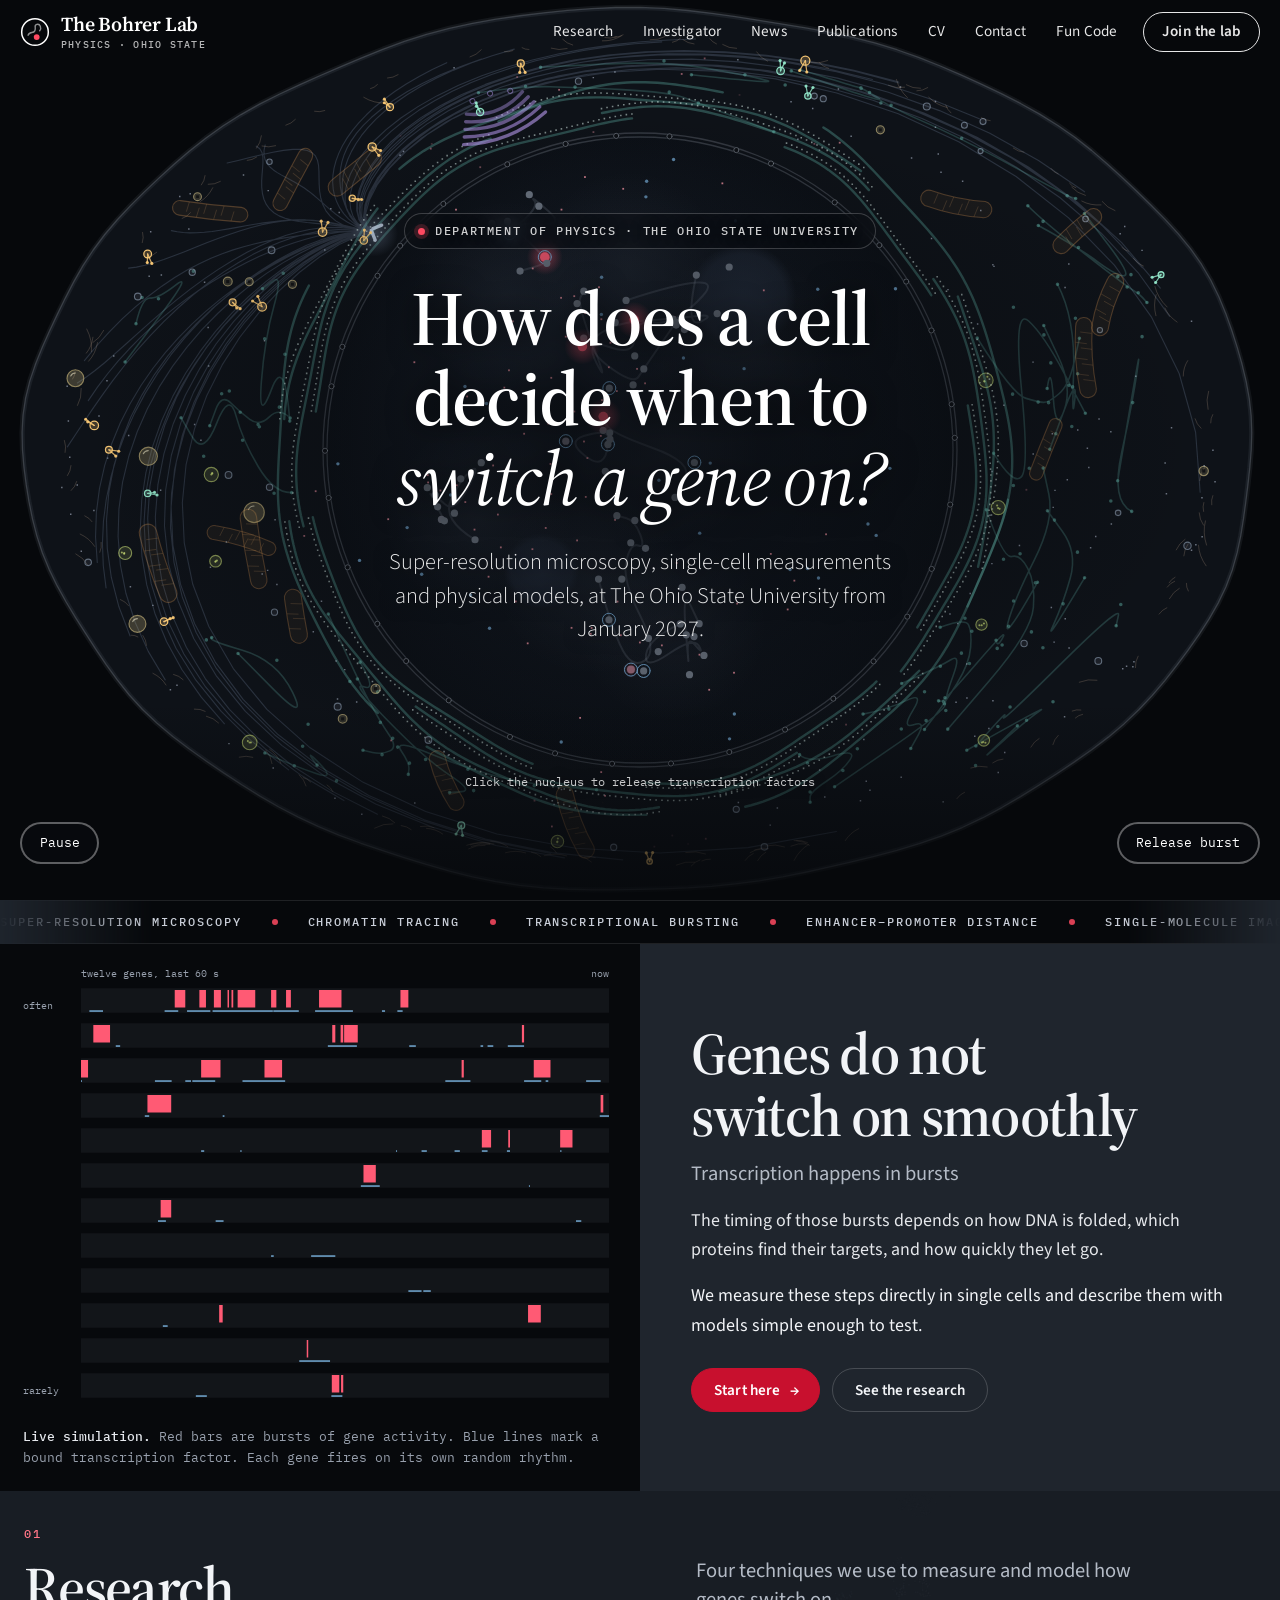
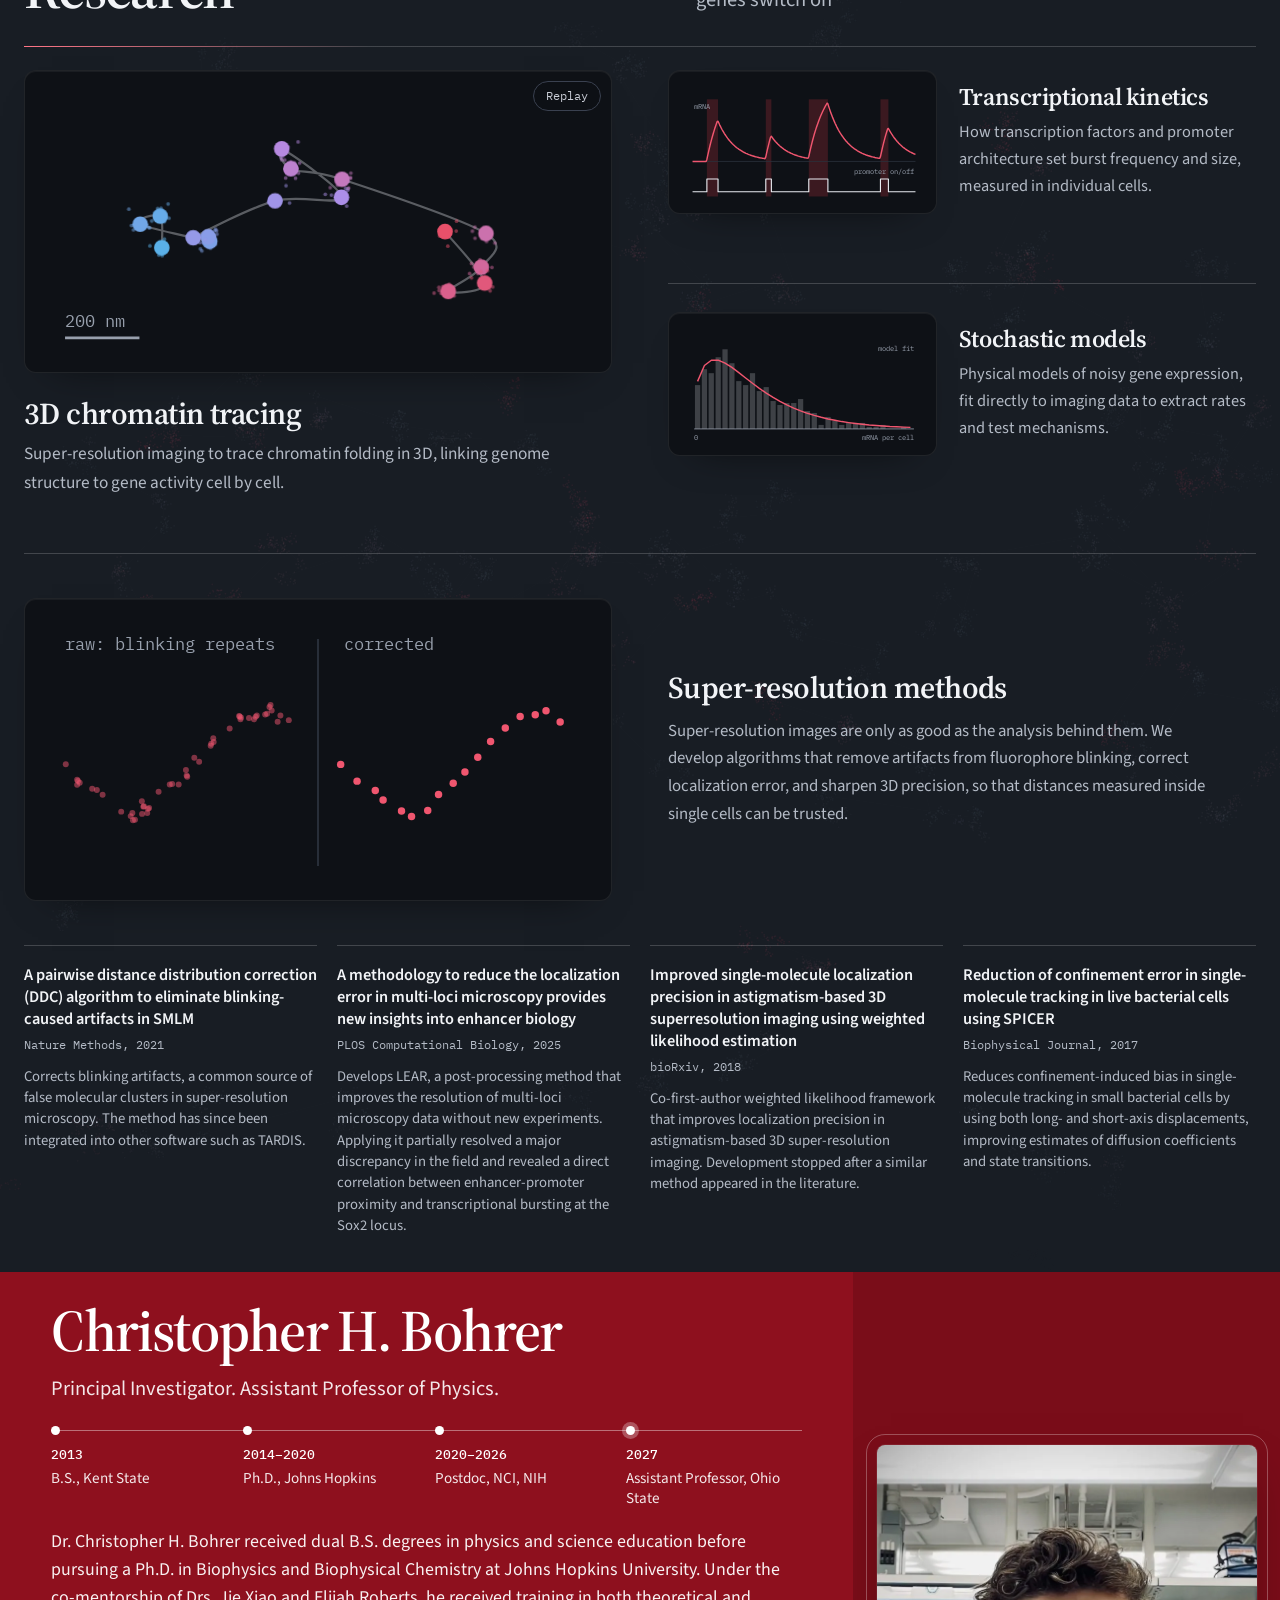
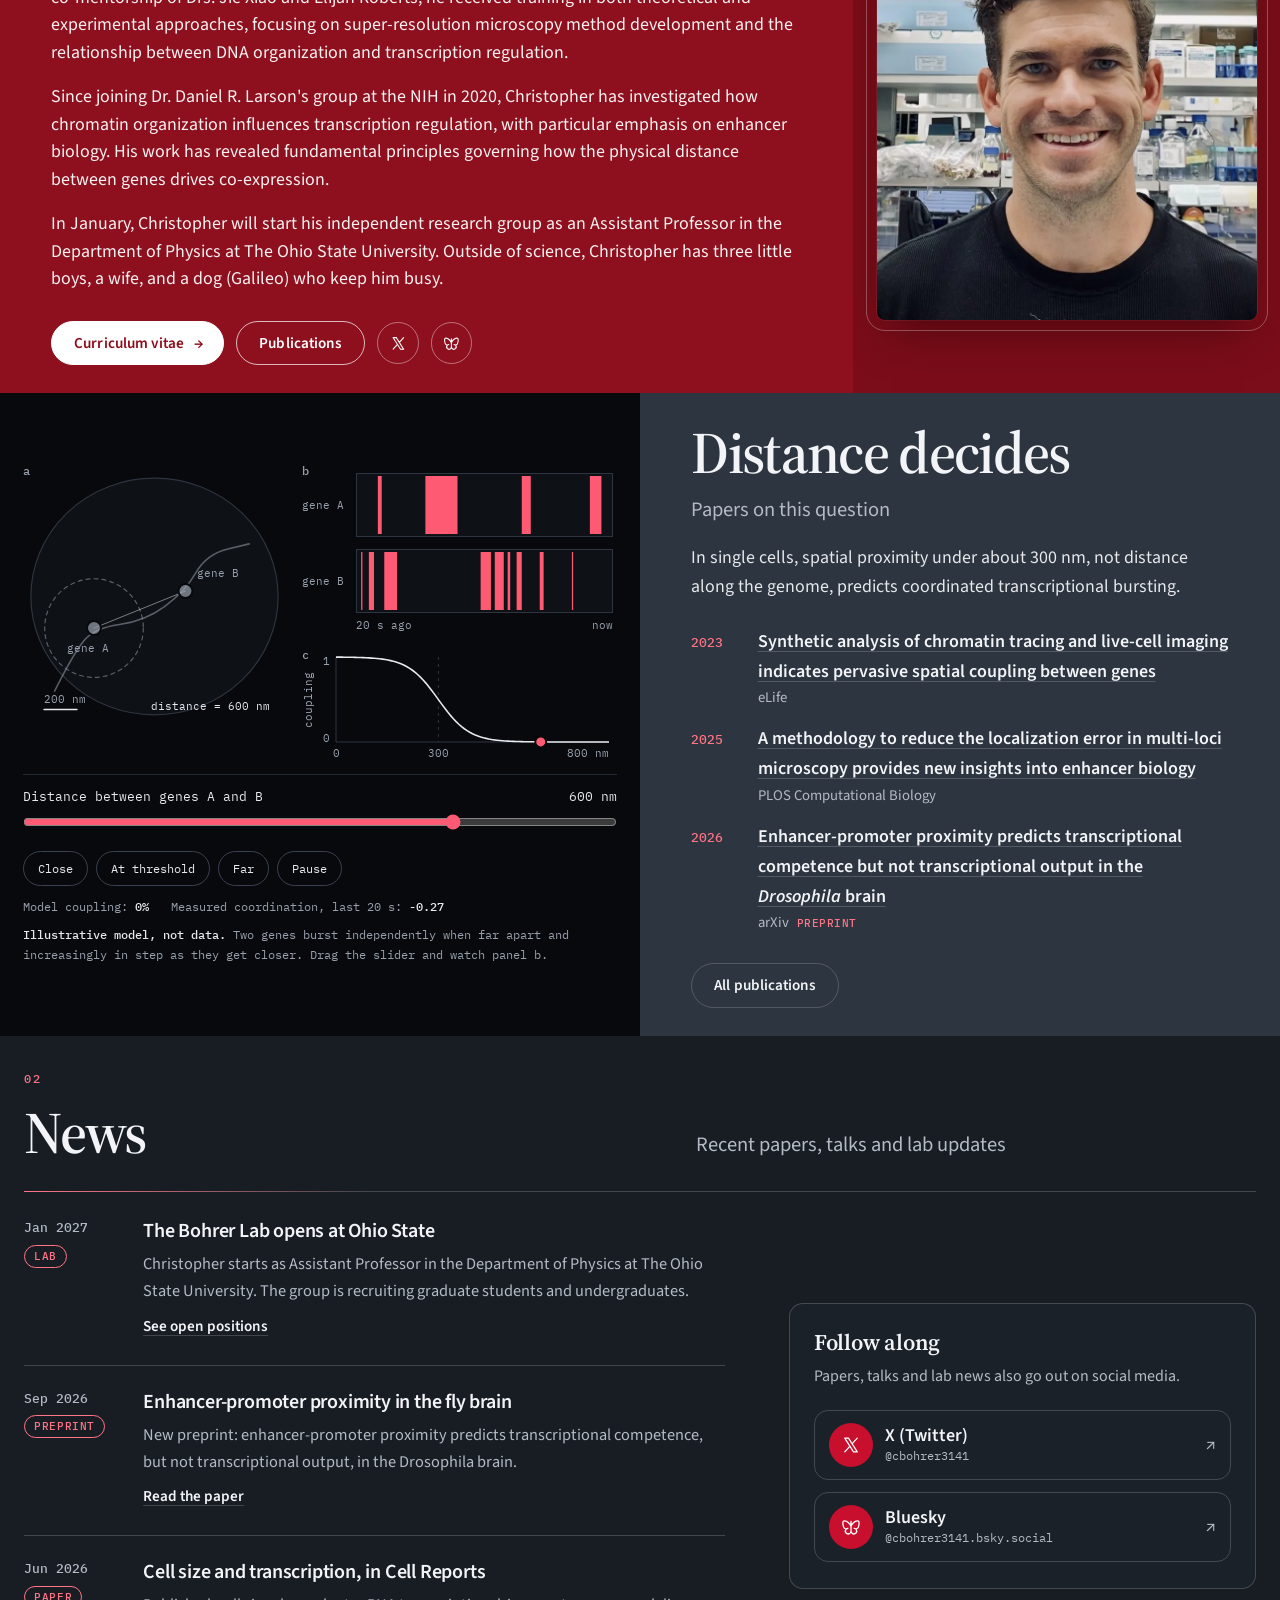
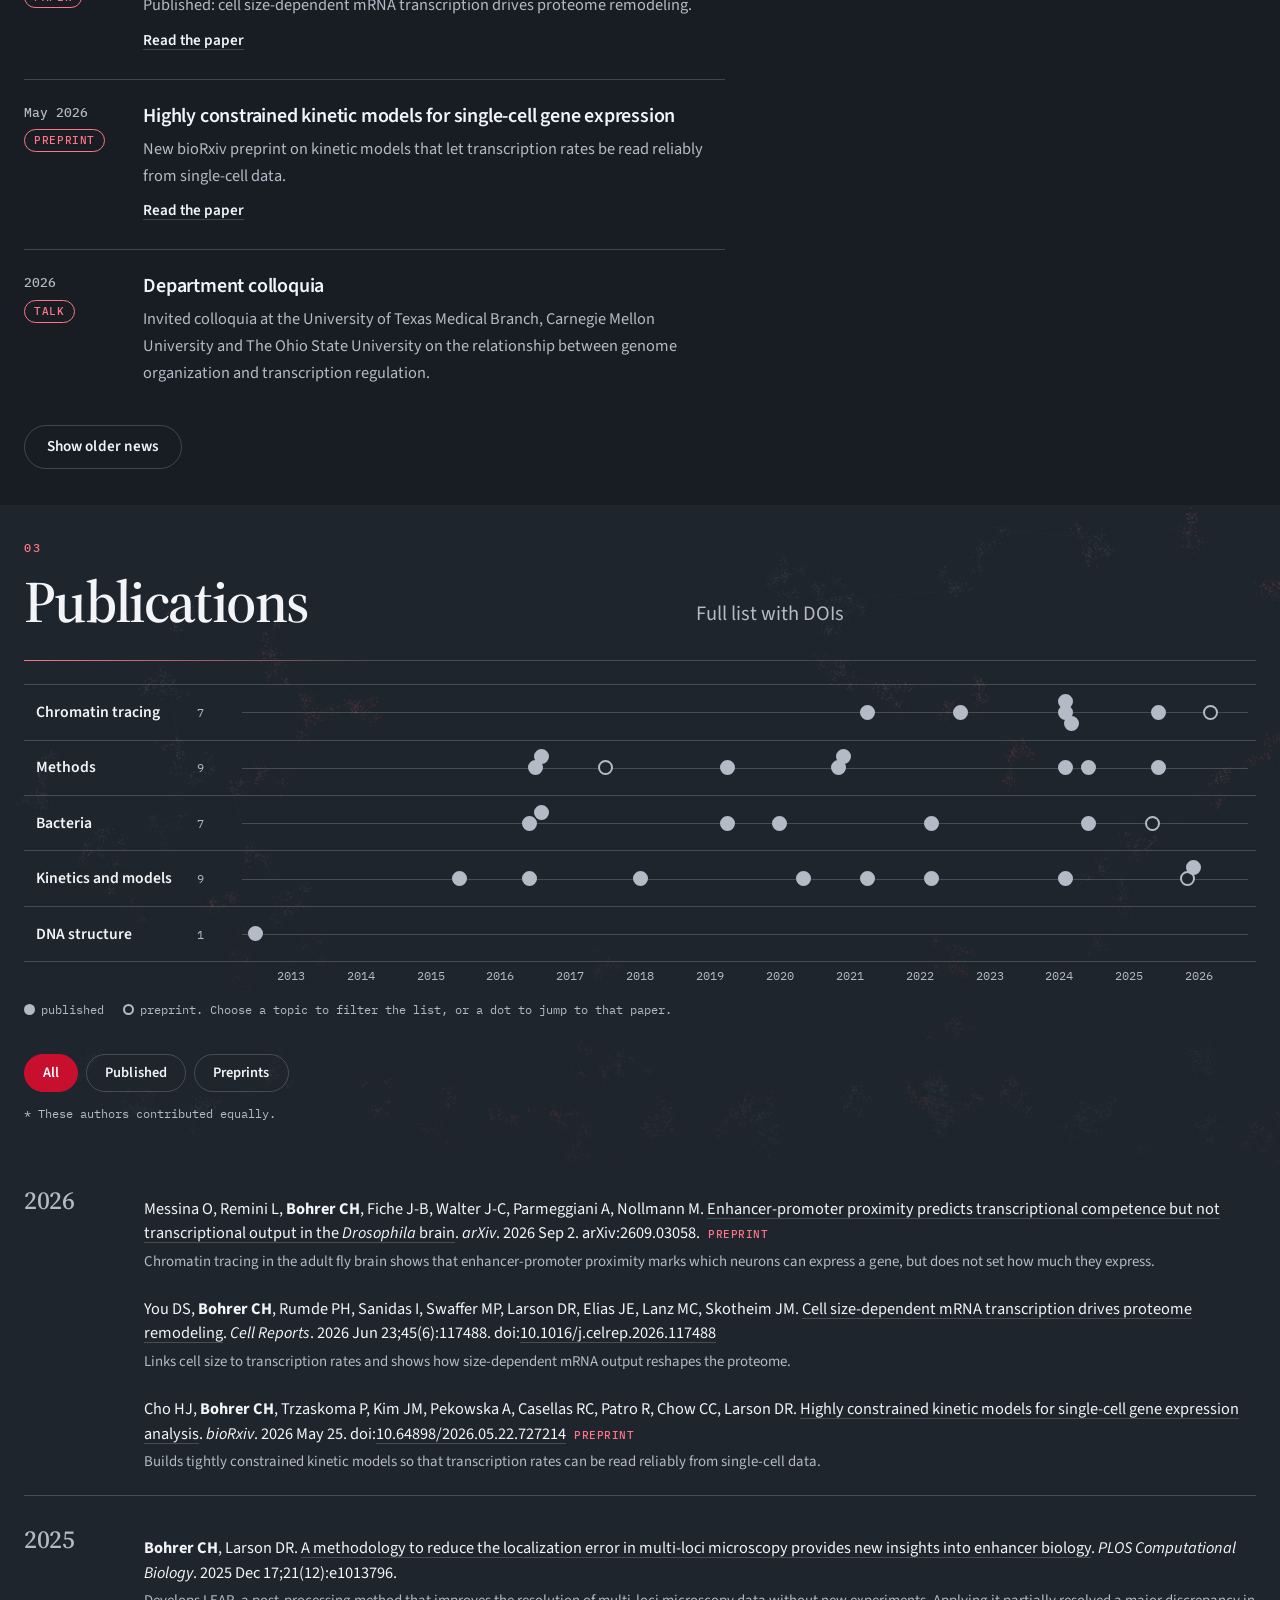
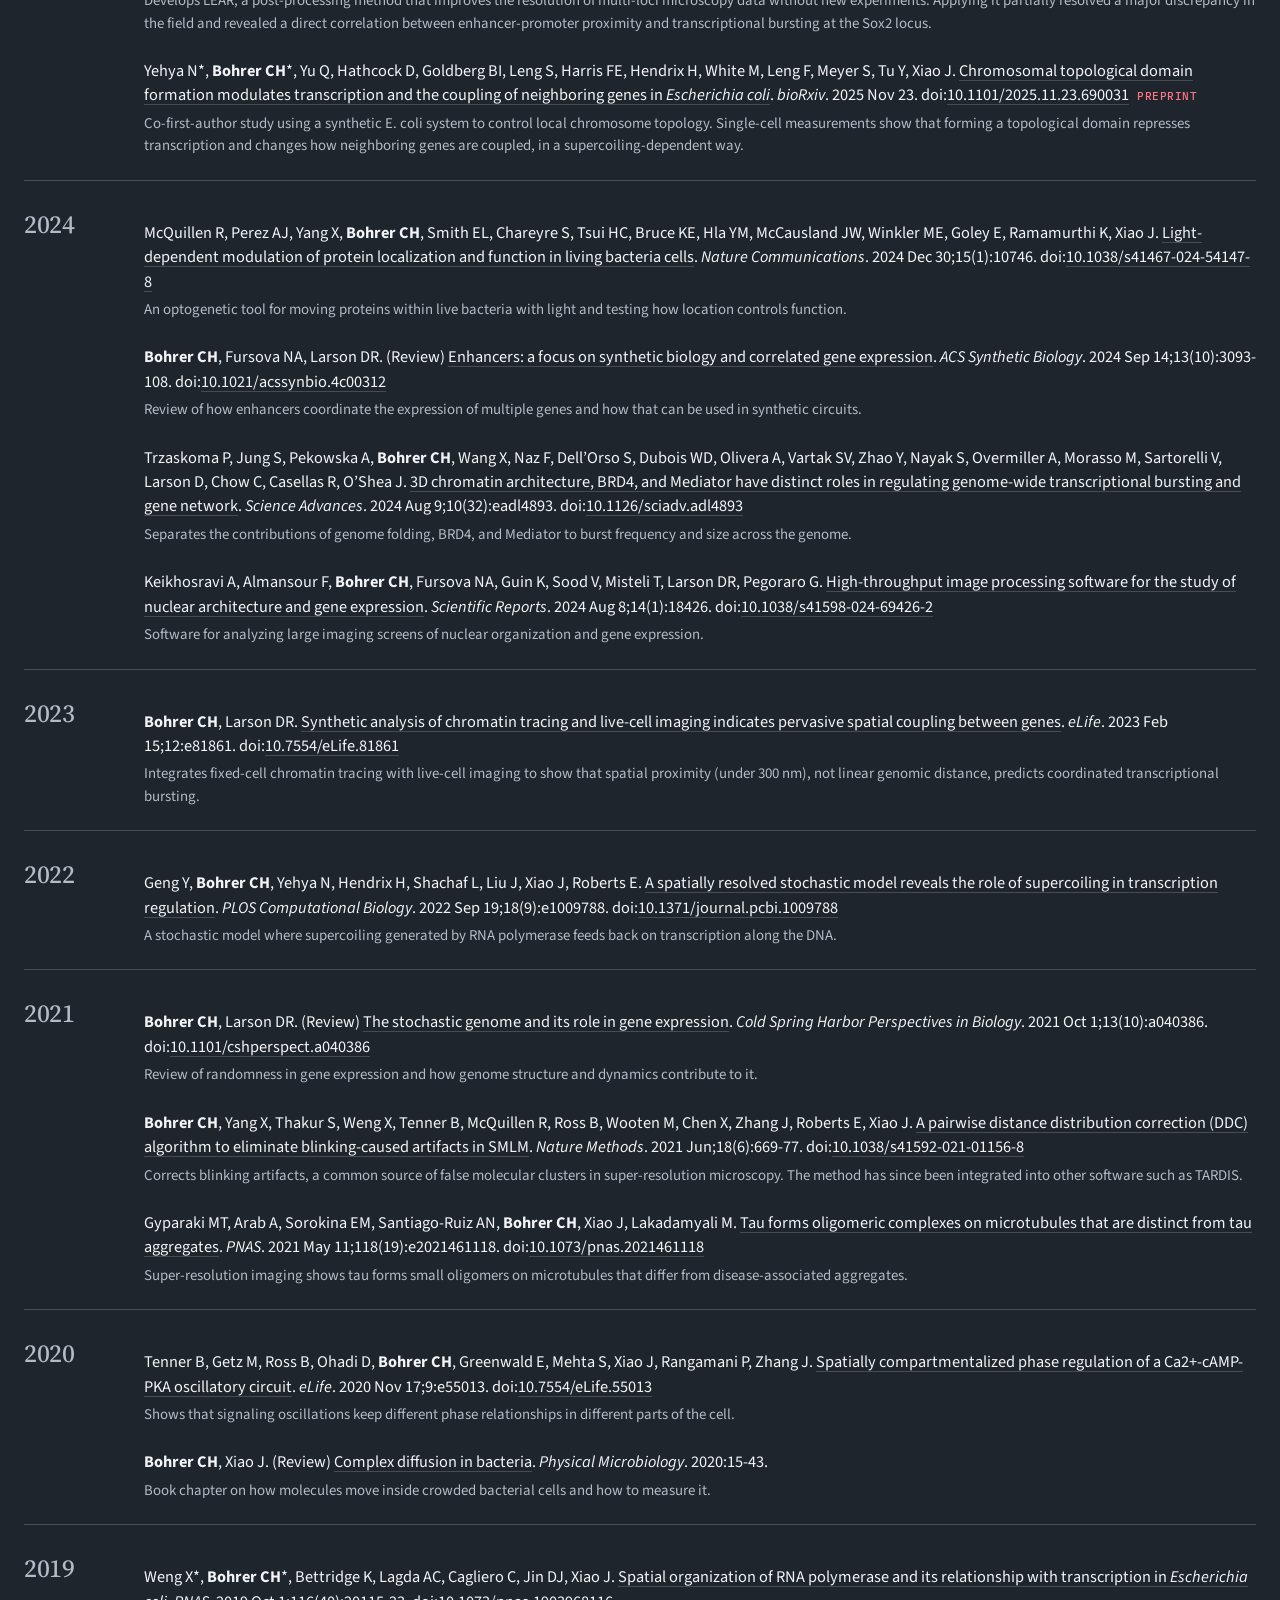
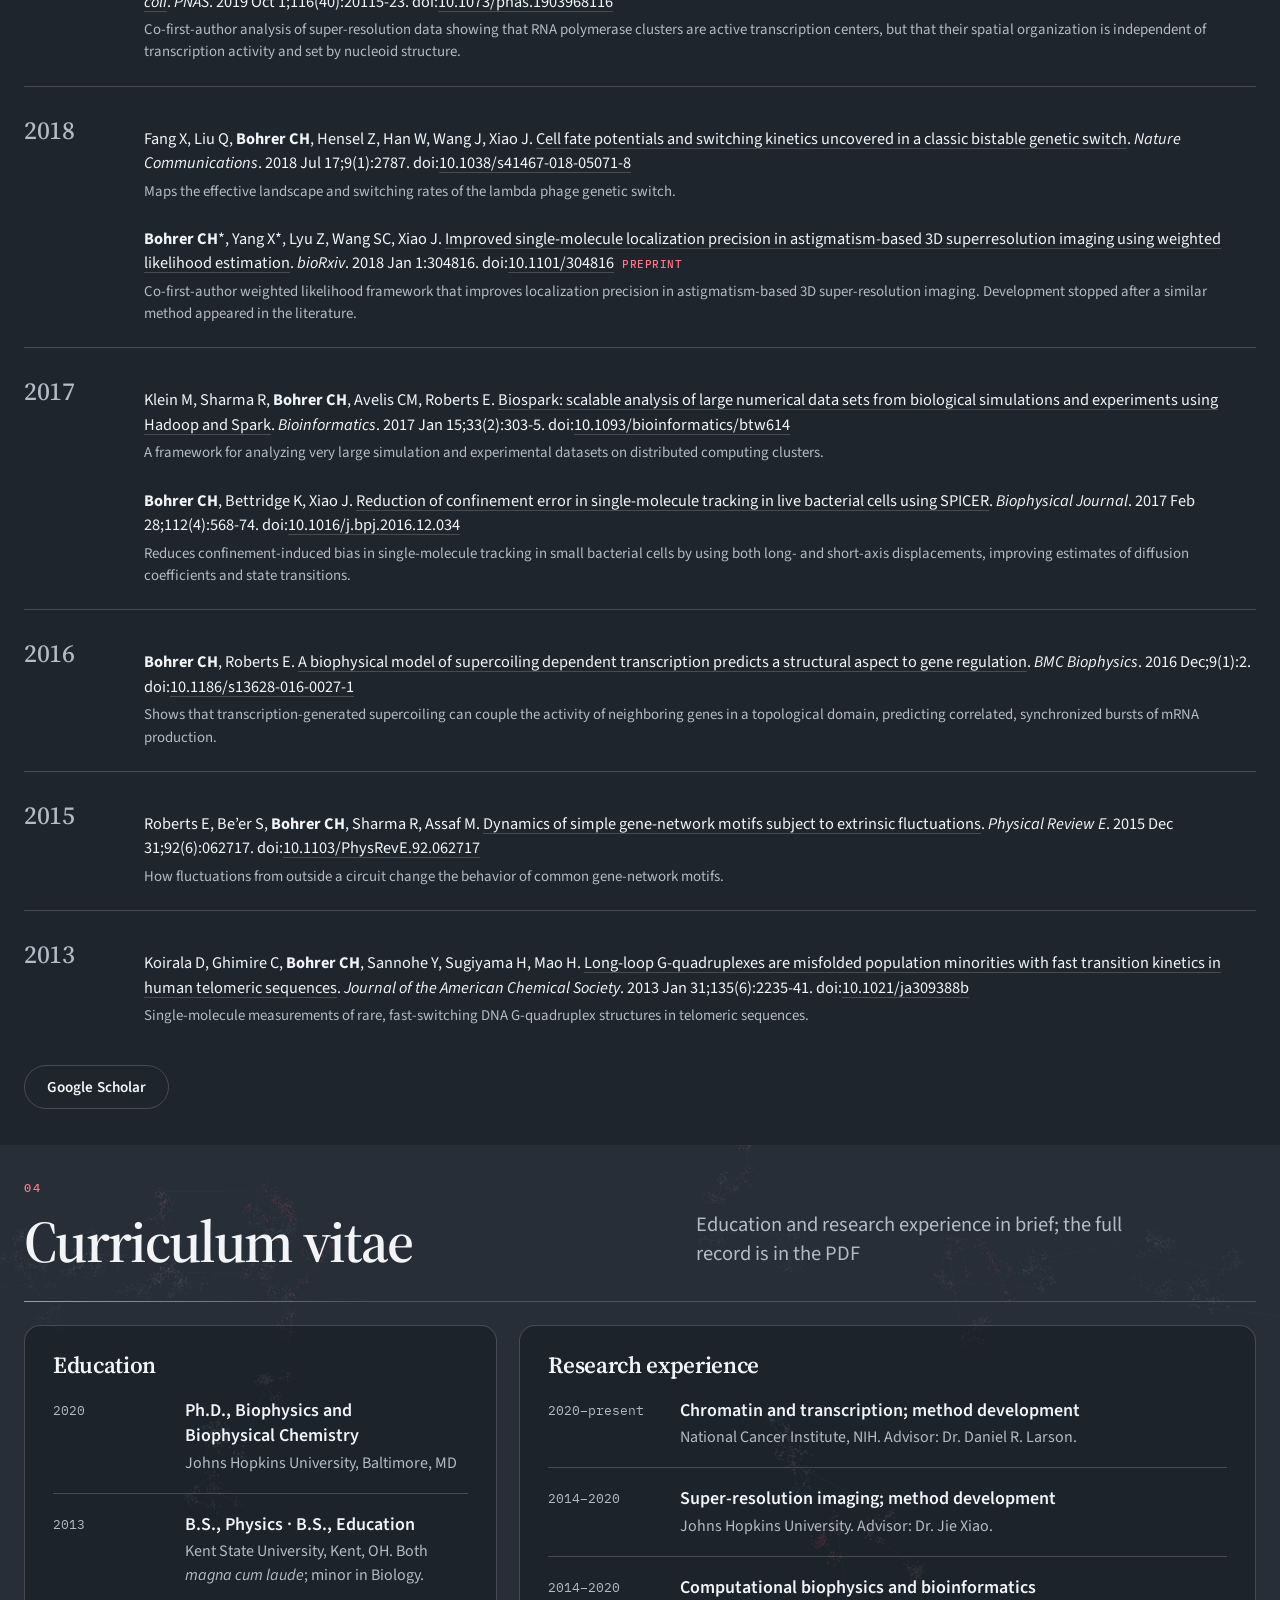
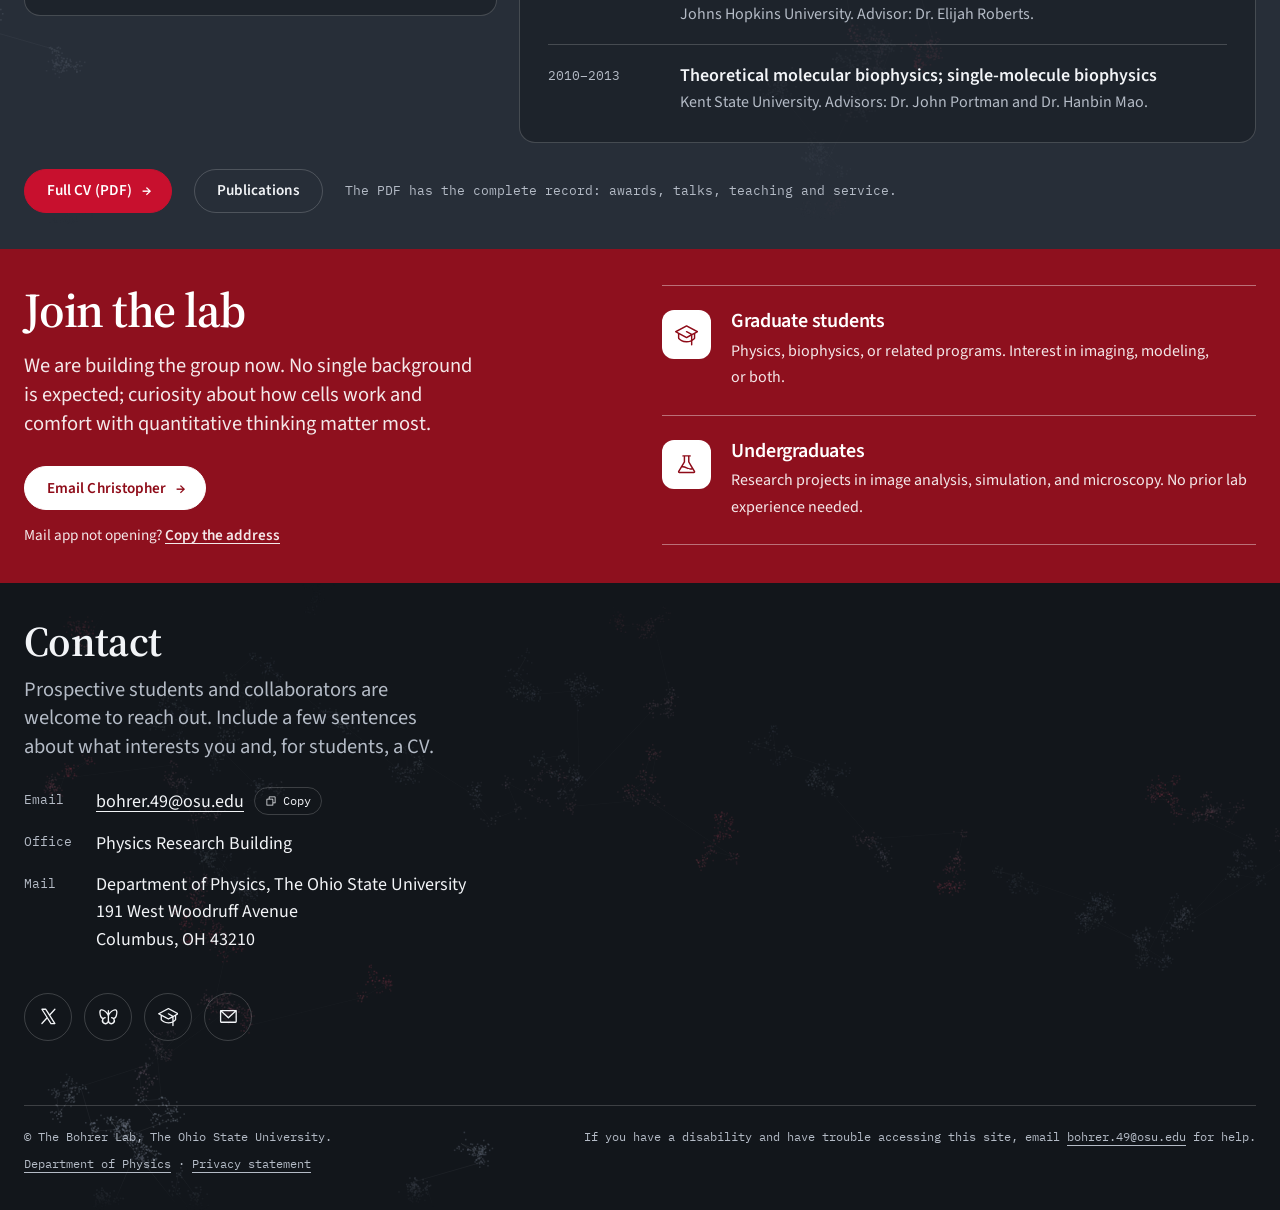
<file: index.html>
<!doctype html>
<html lang="en" data-theme="dark">
<head>
<meta charset="utf-8">
<meta name="viewport" content="width=device-width, initial-scale=1, viewport-fit=cover">
<title>The Bohrer Lab | Physics, The Ohio State University</title>
<meta name="description" content="The Bohrer Lab at The Ohio State University studies how chromatin organization sets the timing, noise and coordination of gene expression.">
<meta name="theme-color" content="#06080B">
<meta property="og:type" content="website">
<meta property="og:title" content="The Bohrer Lab, The Ohio State University">
<meta property="og:description" content="How does a cell decide when to switch a gene on? Super-resolution microscopy, single-cell measurements and physical models in the Department of Physics at Ohio State.">
<meta name="twitter:card" content="summary_large_image">
<link rel="canonical" href="https://chb-bohrer.github.io/">
<meta name="author" content="Christopher H. Bohrer">
<meta property="og:url" content="https://chb-bohrer.github.io/">
<meta property="og:site_name" content="The Bohrer Lab">
<meta property="og:image" content="https://chb-bohrer.github.io/og-image.png">
<meta property="og:image:width" content="1200">
<meta property="og:image:height" content="630">
<meta property="og:image:alt" content="The Bohrer Lab: How does a cell decide when to switch a gene on?">
<link rel="apple-touch-icon" href="apple-touch-icon.png">
<script type="application/ld+json">{"@context":"https://schema.org","@graph":[{"@type":"Person","@id":"https://chb-bohrer.github.io/#pi","name":"Christopher H. Bohrer","honorificSuffix":"Ph.D.","jobTitle":"Assistant Professor of Physics","url":"https://chb-bohrer.github.io/","image":"https://chb-bohrer.github.io/portrait.jpg","email":"mailto:bohrer.49@osu.edu","worksFor":{"@type":"CollegeOrUniversity","name":"The Ohio State University","url":"https://www.osu.edu/"},"alumniOf":[{"@type":"CollegeOrUniversity","name":"Johns Hopkins University"},{"@type":"CollegeOrUniversity","name":"Kent State University"}],"knowsAbout":["Chromatin organization","Transcriptional bursting","Super-resolution microscopy","Stochastic gene expression","Enhancer biology"],"sameAs":["https://x.com/cbohrer3141","https://bsky.app/profile/cbohrer3141.bsky.social","https://scholar.google.com/citations?user=F2o-g5cAAAAJ"]},{"@type":"ResearchOrganization","@id":"https://chb-bohrer.github.io/#lab","name":"The Bohrer Lab","url":"https://chb-bohrer.github.io/","logo":"https://chb-bohrer.github.io/apple-touch-icon.png","description":"The Bohrer Lab at The Ohio State University studies how chromatin organization sets the timing, noise and coordination of gene expression.","parentOrganization":{"@type":"Organization","name":"Department of Physics, The Ohio State University","url":"https://physics.osu.edu/"},"founder":{"@id":"https://chb-bohrer.github.io/#pi"},"email":"bohrer.49@osu.edu","address":{"@type":"PostalAddress","streetAddress":"191 West Woodruff Avenue","addressLocality":"Columbus","addressRegion":"OH","postalCode":"43210","addressCountry":"US"}}]}</script>
<link rel="icon" href="data:image/svg+xml,%3Csvg xmlns='http://www.w3.org/2000/svg' viewBox='0 0 32 32'%3E%3Ccircle cx='16' cy='16' r='15' fill='%2306080B'/%3E%3Ccircle cx='16' cy='16' r='11.5' fill='none' stroke='%23E6E9EE' stroke-width='1.6'/%3E%3Cpath d='M10.5 18.6c1.6-4 4.2-.9 5.6-3.6s-1.2-4.7 1.7-5.4 4.1 3.1 2.3 5.2' fill='none' stroke='%23E6E9EE' stroke-width='1.4' stroke-linecap='round' opacity='.65'/%3E%3Ccircle cx='17.6' cy='20' r='2.6' fill='%23FF4A62'/%3E%3C/svg%3E">
<link rel="preconnect" href="https://fonts.googleapis.com">
<link rel="preconnect" href="https://fonts.gstatic.com" crossorigin>
<link rel="preload" as="style" href="https://fonts.googleapis.com/css2?family=IBM+Plex+Mono:wght@400;500&family=Source+Sans+3:ital,wght@0,300;0,400;0,600;0,700;1,400&family=Source+Serif+4:ital,opsz,wght@0,8..60,400..700;1,8..60,400..600&display=swap">
<link rel="stylesheet" href="https://fonts.googleapis.com/css2?family=IBM+Plex+Mono:wght@400;500&family=Source+Sans+3:ital,wght@0,300;0,400;0,600;0,700;1,400&family=Source+Serif+4:ital,opsz,wght@0,8..60,400..700;1,8..60,400..600&display=swap" media="print" onload="this.media='all'">
<noscript><link rel="stylesheet" href="https://fonts.googleapis.com/css2?family=IBM+Plex+Mono:wght@400;500&family=Source+Sans+3:ital,wght@0,300;0,400;0,600;0,700;1,400&family=Source+Serif+4:ital,opsz,wght@0,8..60,400..700;1,8..60,400..600&display=swap"></noscript>
<script>document.documentElement.classList.add("js");</script>
<style>
:root{
  --b1:#F2F3F5; --b3:#E3E7EC; --b4:#FFFFFF; --bp:#F7F8F9; --bcv:#EBEEF1; --bf:#E3E6EA; --menu:#FFFFFF;
  --red:#A50E1C; --btn:#BB0000; --acc:#B10012;
  --ink:#15181C; --mut:#4F5762; --line:rgba(20,24,28,.18);
  --hdr:rgba(255,255,255,.94); --hdrink:#15181C;
  --f1:#98A2AE; --f2:#7A8594; --f3:#BB0000; --fline:rgba(20,24,28,.10); --falpha:.5;
  --sans:"Source Sans 3","Source Sans Pro",system-ui,-apple-system,"Segoe UI",Roboto,sans-serif;
  --serif:"Source Serif 4","Source Serif Pro",Georgia,"Times New Roman",serif;
  --mono:"IBM Plex Mono",ui-monospace,Menlo,Consolas,monospace;
  --red-hi:#BA1626; --spark:#FF4A62;
  color-scheme:light;
  box-sizing:border-box;
  padding-top:env(safe-area-inset-top,0px);
  padding-bottom:env(safe-area-inset-bottom,0px);
}
@media (prefers-color-scheme:dark){
  :root:not([data-theme="light"]){
    --b1:#1F252D; --b3:#2D3540; --b4:#181D24; --bp:#1F252D; --bcv:#272E38; --bf:#12161B; --menu:#1F252D;
    --btn:#C8102E; --acc:#FF7586; --ink:#F2F4F7; --mut:#B4BBC6; --line:rgba(255,255,255,.18);
    --hdr:rgba(24,29,36,.94); --hdrink:#F2F4F7; color-scheme:dark;
    --f1:#5E6674; --f2:#7A8290; --f3:#E8506A; --fline:rgba(230,232,238,.09);
  }
}
:root[data-theme="dark"]{
  --b1:#1F252D; --b3:#2D3540; --b4:#181D24; --bp:#1F252D; --bcv:#272E38; --bf:#12161B; --menu:#1F252D;
  --btn:#C8102E; --acc:#FF7586; --ink:#F2F4F7; --mut:#B4BBC6; --line:rgba(255,255,255,.18);
  --hdr:rgba(24,29,36,.94); --hdrink:#F2F4F7; color-scheme:dark;
  --f1:#5E6674; --f2:#7A8290; --f3:#E8506A; --fline:rgba(230,232,238,.09);
}
html{scroll-padding-top:72px;-webkit-text-size-adjust:100%;scroll-behavior:smooth}
html,body{height:auto;overflow-x:clip}
*,*::before,*::after{box-sizing:border-box}
[hidden]{display:none!important}
body{margin:0;background:var(--b1);color:var(--ink);font:400 18px/1.65 var(--sans);-webkit-font-smoothing:antialiased;text-rendering:optimizeLegibility}
p{margin:0;text-wrap:pretty}
h1,h2,h3{margin:0;font-weight:700;letter-spacing:-.02em;line-height:1.12;text-wrap:balance}
h1,h2{font-family:var(--serif);font-weight:600;letter-spacing:-.015em;line-height:1.06;font-optical-sizing:auto}
h3{font-weight:600;letter-spacing:-.01em}
::selection{background:var(--btn);color:#fff}
a{color:inherit;text-underline-offset:4px;text-decoration-thickness:1px}
a:focus-visible,button:focus-visible,summary:focus-visible,input:focus-visible{outline:3px solid var(--acc);outline-offset:3px;border-radius:4px}
.on-red a:focus-visible,.on-red button:focus-visible,#banner a:focus-visible,#banner button:focus-visible,#hdr.alt a:focus-visible,#hdr.alt button:focus-visible{outline-color:#fff}
img{max-width:100%}
.ic{width:1em;height:1em;fill:currentColor;flex:none;display:inline-block;vertical-align:-.125em}
.sr{position:absolute;width:1px;height:1px;overflow:hidden;clip:rect(0 0 0 0);white-space:nowrap}
.skip{position:absolute;left:-9999px;top:8px;background:#fff;color:#111;padding:8px 14px;z-index:99;border-radius:4px}
.skip:focus{left:16px}

/* ---------- buttons: pills, as in the template style ---------- */
.btn{display:inline-flex;align-items:center;justify-content:center;gap:10px;height:2.9em;padding:0 1.45em;border-radius:3em;border:1.5px solid var(--line);background:transparent;color:var(--ink);font:600 .95rem/1 var(--sans);letter-spacing:.005em;text-decoration:none;cursor:pointer;white-space:nowrap;transition:background-color .2s,border-color .2s,color .2s,transform .1s}
.btn:hover{border-color:var(--ink)}
.btn:active{transform:translateY(1px)}
.btn.special{background:var(--btn);border-color:var(--btn);color:#fff}
.btn.special:hover{filter:brightness(1.12);border-color:var(--btn)}
a.btn.special::after{content:"\2192";display:inline-block;margin-right:-.15em;transition:transform .2s}
a.btn.special:hover::after{transform:translateX(3px)}
.on-red .btn{border-color:rgba(255,255,255,.7);color:#fff}
.on-red .btn:hover{border-color:#fff;background:rgba(255,255,255,.1)}
.on-red .btn.special{background:#fff;border-color:#fff;color:#8E0B18}
.on-red .btn.special:hover{background:#F3E6E7;filter:none}
.actions{display:flex;flex-wrap:wrap;gap:12px;margin-top:28px}

/* ---------- header: transparent over the banner, solid after ---------- */
#hdr{position:fixed;inset:0 0 auto 0;z-index:40;height:calc(64px + env(safe-area-inset-top,0px));padding:env(safe-area-inset-top,0px) max(20px,env(safe-area-inset-right,0px)) 0 max(20px,env(safe-area-inset-left,0px));display:flex;align-items:center;justify-content:space-between;gap:16px;transition:background-color .3s,box-shadow .3s,color .3s}
#hdr.alt{background:transparent;color:#fff}
#hdr:not(.alt){background:var(--hdr);color:var(--hdrink);box-shadow:0 1px 0 var(--line);-webkit-backdrop-filter:blur(12px);backdrop-filter:blur(12px)}
.logo{display:inline-flex;align-items:center;gap:11px;text-decoration:none;white-space:nowrap}
.logo .mark{width:30px;height:30px;flex:none}
.logo .ln{display:block;font:600 1.24rem/1 var(--serif);letter-spacing:-.01em}
.logo .ls{display:block;margin-top:5px;font:500 .6rem/1 var(--mono);letter-spacing:.13em;text-transform:uppercase;opacity:.7}
#menu{display:flex;align-items:center;gap:6px}
#menu a{font:400 .95rem/1 var(--sans);text-decoration:none;padding:12px 12px;border-radius:3em;letter-spacing:.01em;opacity:.9;transition:opacity .15s,background-color .15s}
#menu a:hover{opacity:1;background:rgba(127,127,127,.16)}
#menu a[aria-current="true"]{opacity:1;box-shadow:inset 0 -2px 0 currentColor;border-radius:0}
#menu a.pill{border:1.5px solid currentColor;padding:11px 18px;margin-left:8px;font-weight:600;border-radius:3em;box-shadow:none}
#menu a.pill:hover{background:var(--btn);border-color:var(--btn);color:#fff}
#menubtn,#menux{display:none;background:none;border:0;color:inherit;width:44px;height:44px;border-radius:50%;cursor:pointer;font-size:1.6rem;align-items:center;justify-content:center}
#menubtn:hover,#menux:hover{background:rgba(127,127,127,.18)}
#scrim{position:fixed;inset:0;z-index:44;background:rgba(0,0,0,.5);opacity:0;visibility:hidden;transition:opacity .3s,visibility .3s}
@media (max-width:920px){
  #menubtn{display:inline-flex}
  #menu{position:fixed;z-index:46;top:0;right:0;bottom:0;width:min(320px,86vw);flex-direction:column;align-items:stretch;gap:2px;padding:calc(72px + env(safe-area-inset-top,0px)) 20px 24px;background:var(--menu);color:var(--ink);transform:translateX(100%);visibility:hidden;transition:transform .3s,visibility .3s;box-shadow:-1px 0 0 var(--line)}
  #menu a{font-size:1.15rem;padding:14px 14px;border-radius:8px}
  #menu a[aria-current="true"]{box-shadow:none;background:rgba(127,127,127,.16)}
  #menu a.pill{margin:14px 0 0;text-align:center;border-color:var(--btn);background:var(--btn);color:#fff}
  #menux{display:inline-flex;position:absolute;top:calc(10px + env(safe-area-inset-top,0px));right:14px}
  body.menu-open #menu{transform:none;visibility:visible}
  body.menu-open #scrim{opacity:1;visibility:visible}
}

/* ---------- banner: the nucleus animation fills the screen ---------- */
#banner{position:relative;min-height:100vh;min-height:100dvh;display:grid;place-items:center;text-align:center;color:#fff;background:#06080B;overflow:hidden;isolation:isolate}
#banner canvas{position:absolute;inset:0;width:100%;height:100%;pointer-events:none;z-index:-2}
#banner::after{content:"";position:absolute;inset:0;z-index:-1;background:radial-gradient(ellipse 44% 38% at 50% 50%,rgba(6,8,11,.58),rgba(6,8,11,.22) 60%,rgba(6,8,11,0) 100%)}
.b-in{max-width:48rem;padding:110px 24px 150px}
#banner h1{font-size:clamp(2.5rem,6.6vw,5.1rem);font-weight:600;line-height:1.02;letter-spacing:-.022em;text-shadow:0 2px 28px rgba(0,0,0,.7)}
#banner h1 em{font-style:italic;font-weight:500}
.eyebrow{margin:0 auto 1.5rem;font:500 .74rem/1.5 var(--mono);letter-spacing:.14em;text-transform:uppercase;color:rgba(255,255,255,.8);text-shadow:0 1px 14px rgba(0,0,0,.85);text-wrap:balance}
.eyebrow .dot{display:inline-block;width:7px;height:7px;margin-right:10px;border-radius:50%;background:var(--spark);box-shadow:0 0 0 4px rgba(255,74,98,.2);vertical-align:1px}
#banner .sub{text-shadow:0 1px 18px rgba(0,0,0,.8);margin-top:1.3rem;font-size:clamp(1.1rem,2vw,1.4rem);font-weight:300;line-height:1.5;color:rgba(255,255,255,.9);max-width:34rem;margin-inline:auto}
.next{position:absolute;left:50%;bottom:max(36px,calc(env(safe-area-inset-bottom,0px) + 24px));transform:translateX(-50%);display:grid;place-items:center;width:3.6rem;height:3.6rem;border-radius:50%;border:2px solid rgba(255,255,255,.7);color:#fff;font-size:1.4rem;text-decoration:none;transition:background-color .2s,border-color .2s,transform .2s}
.next:hover{background:rgba(255,255,255,.14);border-color:#fff}
.b-pause{position:absolute;left:max(20px,env(safe-area-inset-left,0px));bottom:max(36px,calc(env(safe-area-inset-bottom,0px) + 24px));height:2.6rem;padding:0 1.1rem;border-radius:2.6rem;border:2px solid rgba(255,255,255,.35);background:rgba(6,8,11,.4);color:#fff;font:400 .8rem/1 var(--mono);cursor:pointer;transition:border-color .2s}
.b-pause:hover{border-color:#fff}
.b-burst{left:auto;right:max(20px,env(safe-area-inset-right,0px))}
.b-hint{position:absolute;left:50%;transform:translateX(-50%);bottom:calc(max(36px,env(safe-area-inset-bottom,0px) + 24px) + 4.6rem);font:400 .78rem/1.4 var(--mono);color:rgba(255,255,255,.78);text-shadow:0 1px 12px rgba(0,0,0,.8);text-align:center;width:max-content;max-width:90vw;transition:opacity .6s}
.b-hint .coarse{display:none}
@media (pointer:coarse){.b-hint .fine{display:none}.b-hint .coarse{display:inline}}
#banner.used .b-hint{opacity:0}
#banner{cursor:crosshair;-webkit-user-select:none;user-select:none;touch-action:manipulation}
#banner a,#banner button{cursor:pointer}
@media (pointer:coarse){.b-pause{min-height:44px}}

/* ---------- spotlights: image half + colored text half ---------- */
.spot{display:grid;grid-template-columns:minmax(0,1fr) minmax(0,1fr);background:var(--sb,var(--b1));color:var(--ink);min-height:0}
.spot .image{position:relative;min-width:0;background:#07090C;overflow:hidden}
.spot.rev .image{order:2}
.spot .content{display:flex;flex-direction:column;justify-content:center;padding:clamp(18px,2.2vw,32px) clamp(24px,4vw,64px)}
.spot .content > *{max-width:60rem}
.content h2,.head h2{font-size:clamp(2.4rem,4.6vw,4.4rem)}
.major{margin-top:.75rem;font-size:clamp(1.15rem,1.6vw,1.6rem);font-weight:400;color:var(--mut);line-height:1.4}
.content p + p{margin-top:1rem}
.content p.body,.content .bio p{color:var(--ink);opacity:.94}
.content .body{margin-top:1.2rem;font-size:clamp(1.1rem,1.4vw,1.45rem);line-height:1.6}
#one{--sb:var(--b1)}#two{--sb:var(--red)}#three{--sb:var(--b3)}
#two{background-image:radial-gradient(70% 90% at 0% 100%,var(--red-hi),transparent 70%)}
/* career track under the PI name: a line with one dot per step */
.path{list-style:none;margin:1.7rem 0 .4rem;padding:0;display:grid;grid-template-columns:repeat(4,minmax(0,1fr));gap:0 16px;border-top:1px solid var(--line)}
.path li{position:relative;padding-top:15px;font-size:clamp(.95rem,1.15vw,1.2rem);line-height:1.35;color:var(--mut)}
.path li::before{content:"";position:absolute;top:-5px;left:0;width:9px;height:9px;border-radius:50%;background:var(--ink)}
.path li:last-child::before{box-shadow:0 0 0 4px rgba(255,255,255,.28)}
.path .py{display:block;margin-bottom:3px;font:500 clamp(.82rem,1vw,1.05rem)/1.4 var(--mono);color:var(--ink);font-variant-numeric:tabular-nums}
.on-red{--ink:#fff;--mut:rgba(255,255,255,.9);--line:rgba(255,255,255,.4);--acc:#fff;color:#fff}
/* image side: raster strip */
.pane{display:flex;flex-direction:column;justify-content:center;gap:10px;padding:clamp(12px,1.8vw,26px)}
#nuc-raster{width:100%;height:clamp(340px,50vh,520px);display:block}
.pane-cap{font:400 .82rem/1.55 var(--mono);color:#98A0AD}
.pane-cap b{font-weight:500;color:#E6E9EE}
/* image side: photo */
.spot.narrow{grid-template-columns:minmax(0,1.6fr) minmax(0,.8fr)}
.spot.narrow .content > *{max-width:none}
.pw picture{display:contents}
.spot .image.pw{display:grid;place-items:center;padding:clamp(14px,1.8vw,26px);background:#8B0A17}
.photo{display:block;width:min(100%,380px);height:auto;aspect-ratio:4/5;object-fit:cover;object-position:50% 22%;border-radius:8px;box-shadow:0 20px 44px -14px rgba(40,0,6,.6),0 0 0 1px rgba(255,255,255,.08)}
/* image side: interactive figure */
#figpanel{--ink:#E6E9EE;--muted:#98A0AD;--rule:#2E3540;--accent:#FF5A74;--panel:#0E1116;--fig:#07090C;color:#E6E9EE;display:flex;flex-direction:column;justify-content:center;gap:10px;padding:clamp(12px,1.8vw,26px)}
.fp-grid{display:grid;grid-template-columns:minmax(0,5fr) minmax(0,6fr);gap:16px}
.fp-r{display:flex;flex-direction:column;gap:12px;min-width:0}
.fp-c{position:relative;min-width:0}
.fp-t{position:absolute;top:0;left:0;font:500 11.5px/1 var(--mono);color:#98A0AD}
#figpanel canvas{display:block;width:100%;touch-action:none}
#cg{aspect-ratio:1/1}#cr{aspect-ratio:11/6}#cc{aspect-ratio:11/4}
.fp-ctl{display:flex;flex-direction:column;gap:12px;padding-top:14px;border-top:1px solid #232A33}
.fp-ctl label{display:flex;justify-content:space-between;font:400 .8rem/1.3 var(--mono);color:#E6E9EE}
.fp-ctl input[type=range]{width:100%;margin:8px 0 0;accent-color:#FF5A74}
.presets{display:flex;flex-wrap:wrap;gap:8px}
.presets button{font:400 .78rem/1 var(--mono);background:transparent;color:#E6E9EE;border:1px solid #3A4150;border-radius:2rem;padding:10px 14px;cursor:pointer;transition:border-color .15s,color .15s,background-color .15s}
.presets button:hover{border-color:#FF5A74;color:#FF9AAB}
.presets button[aria-pressed="true"]{background:#C8102E;border-color:#C8102E;color:#fff}
.readout{display:flex;flex-wrap:wrap;gap:4px 22px;font:400 .78rem/1.4 var(--mono);color:#98A0AD;font-variant-numeric:tabular-nums}
.readout b{font-weight:500;color:#E6E9EE}
.fp-cap{font:400 .78rem/1.55 var(--mono);color:#98A0AD}
.fp-cap b{font-weight:500;color:#E6E9EE}
@media (pointer:coarse){.presets button{min-height:44px}}
/* text extras */
.minilist{list-style:none;margin:1.6rem 0 0;padding:0;display:flex;flex-direction:column;gap:14px}
.minilist li{display:grid;grid-template-columns:3.4rem minmax(0,1fr);gap:0 12px;align-items:baseline}
.minilist .y{font:500 .8rem/1.5 var(--mono);color:var(--acc)}
.minilist a{font-weight:600;line-height:1.3;text-decoration-color:var(--line)}
.minilist a:hover{text-decoration-color:currentColor}
.minilist span.j{display:block;font-size:.92rem;color:var(--mut);font-weight:400}
.bio p{font-size:clamp(1.05rem,1.4vw,1.45rem);line-height:1.55}
.plinks{display:flex;flex-wrap:wrap;gap:8px 14px;margin-top:1.4rem;font-size:.95rem}

/* ---------- centered wrappers, features, lists ---------- */
.wrap{padding:clamp(22px,2.8vw,40px) max(24px,env(safe-area-inset-right,0px)) clamp(22px,2.8vw,40px) max(24px,env(safe-area-inset-left,0px))}
.head{max-width:84rem;margin:0 auto clamp(14px,1.8vw,22px);display:grid;grid-template-columns:minmax(0,1.1fr) minmax(0,1fr);gap:14px 56px;align-items:end;padding-bottom:clamp(20px,2.4vw,28px);border-bottom:1px solid var(--line)}
.head .major{margin-top:0;max-width:30rem;padding-bottom:.3rem}
#four .head{max-width:1500px}
#four{background:var(--b4)}
.center-actions{display:flex;justify-content:center;margin-top:clamp(40px,5vw,64px)}
.center-actions.col{flex-direction:column;align-items:center;gap:16px}
.mailfb{margin:14px 0 0;font-size:.95rem;line-height:1.5;color:var(--mut)}
.mailfb .linkbtn{color:inherit;font-weight:600}
#copymsg{margin-left:.5em;font-family:var(--mono);font-size:.85rem}

#publications{background:var(--bp)}
.list-in{max-width:84rem;margin:0 auto}
.filters{display:flex;flex-wrap:wrap;gap:8px;margin-bottom:12px}
.filters button{font:600 .9rem/1 var(--sans);letter-spacing:.005em;background:transparent;color:var(--ink);border:1.5px solid var(--line);border-radius:3em;padding:11px 18px;cursor:pointer;transition:border-color .15s,background-color .15s,color .15s}
.filters button:hover{border-color:var(--ink)}
.filters button[aria-pressed="true"]{background:var(--btn);border-color:var(--btn);color:#fff}
.refs-fn{font:400 .78rem/1.5 var(--mono);color:var(--mut);margin-bottom:34px}
.ai{display:inline-block;font:500 .66rem/1 var(--mono);letter-spacing:.04em;color:var(--mut);border:1px solid var(--line);padding:3px 5px;border-radius:3px;margin-right:7px;vertical-align:1px}
.yg{display:grid;grid-template-columns:90px minmax(0,1fr);gap:0 24px;padding-block:28px 10px;border-top:1px solid var(--line)}
.yg:first-of-type{border-top:0}
.yg h3{font:500 1.75rem/1.1 var(--serif);font-variant-numeric:lining-nums tabular-nums;color:var(--mut);position:sticky;top:84px;align-self:start;letter-spacing:-.01em}
ol.refs{list-style:none;margin:0;padding:0;counter-reset:r}
ol.refs > li{padding:0 0 22px;font-size:1.02rem;line-height:1.5;color:var(--ink)}
ol.refs a{text-decoration-color:var(--line)}
ol.refs a:hover{text-decoration-color:currentColor;color:var(--acc)}
.tag{font:500 .68rem/1 var(--mono);letter-spacing:.05em;color:var(--acc);margin-left:8px;text-transform:uppercase;white-space:nowrap}
.cv-sum{margin-top:5px;font-size:.93rem;color:var(--mut);line-height:1.5}
.refs-more{margin-top:16px}

#cv{background:var(--bcv)}
.cvpdf iframe{display:block;width:100%;height:min(1150px,88vh);border:1px solid var(--line);border-radius:12px;background:#fff}
.cvpdf-note{margin-top:14px;font:400 .8rem/1.5 var(--mono);color:var(--mut)}
.cv-tools{display:flex;flex-wrap:wrap;gap:10px 14px;align-items:center;margin-bottom:34px}
.cv-tools p{font:400 .78rem/1.4 var(--mono);color:var(--mut);margin-left:auto}
.printid{display:none}
details.cvs{border-top:1px solid var(--line)}
details.cvs:last-of-type{border-bottom:1px solid var(--line)}
details.cvs > summary{list-style:none;cursor:pointer;display:flex;align-items:center;justify-content:space-between;gap:16px;padding:6px 4px;font-size:1.1rem;font-weight:600;letter-spacing:-.01em;line-height:1.2}
details.cvs > summary::-webkit-details-marker{display:none}
details.cvs > summary:hover{color:var(--acc)}
details.cvs > summary .ct{font:400 .78rem/1 var(--mono);color:var(--mut);display:flex;align-items:center;gap:14px}
details.cvs > summary .ct .ic{font-size:1.1rem;color:var(--acc)}
details.cvs > summary .ct .ic-min{display:none}
details.cvs[open] > summary .ct .ic-min{display:inline-block}
details.cvs[open] > summary .ct .ic-plus{display:none}
.cvb{padding:2px 4px 30px}
.cv-rows{list-style:none;margin:0;padding:0;display:flex;flex-direction:column;gap:18px}
.cv-row{display:grid;grid-template-columns:170px minmax(0,1fr);gap:16px}
.cv-when{font:400 .8rem/2 var(--mono);color:var(--mut);font-variant-numeric:tabular-nums}
.cv-what{font-weight:600;line-height:1.4}
.cv-where,.cv-note{font-size:1rem;color:var(--mut);margin-top:2px;line-height:1.5}
.cv-ol{list-style:none;margin:0;padding:0;counter-reset:c;display:flex;flex-direction:column;gap:14px}
.cv-ol li{counter-increment:c;display:grid;grid-template-columns:34px minmax(0,1fr);gap:6px;font-size:1rem;line-height:1.5}
.cv-ol li::before{content:counter(c) ".";font:400 .8rem/2 var(--mono);color:var(--mut);text-align:right}

#join{background:radial-gradient(80% 110% at 100% 0%,var(--red-hi),transparent 65%) var(--red)}
.join-in{max-width:84rem;margin:0 auto;display:grid;grid-template-columns:minmax(0,1fr) minmax(0,1.05fr);gap:40px 72px;align-items:start}
.join-head h2{font-size:clamp(2.1rem,3.8vw,3.2rem)}
.join-head .major{margin-top:1rem;max-width:28rem}
.join-cols{list-style:none;margin:0;padding:0;border-bottom:1px solid var(--line)}
.join-cols li{display:grid;grid-template-columns:3.1rem minmax(0,1fr);gap:0 20px;align-items:start;padding:24px 0;border-top:1px solid var(--line)}
.join-cols .icon{width:3.1rem;height:3.1rem;border-radius:12px;background:#fff;color:#8E0B18;display:grid;place-items:center;font-size:1.45rem}
.join-cols h3{font-size:1.25rem}
.join-cols p{margin-top:.35rem;font-size:1rem;color:var(--mut)}
@media (max-width:920px){.join-in{grid-template-columns:1fr}}

#contact{background:var(--bf);color:var(--ink)}
.c-grid{max-width:84rem;margin:0 auto;display:grid;grid-template-columns:minmax(0,1fr) minmax(0,1fr);gap:40px 64px;align-items:start}
.c-grid dl{margin:1.6rem 0 0;display:grid;grid-template-columns:max-content minmax(0,1fr);gap:12px 24px}
.c-grid dt{font:400 .8rem/2 var(--mono);color:var(--mut)}
.c-grid dd{margin:0}
.c-grid address{font-style:normal;line-height:1.55}
.copy{display:inline-flex;align-items:center;gap:6px;font:400 .75rem/1 var(--mono);background:transparent;color:var(--ink);border:1px solid var(--line);padding:7px 10px;border-radius:2rem;cursor:pointer;margin-left:10px}
.copy:hover{border-color:var(--ink)}
.proof{padding:22px 24px;border:1px solid var(--line);border-radius:14px}
.proof .l{font:500 .72rem/1 var(--mono);letter-spacing:.06em;text-transform:uppercase;color:var(--mut);margin-bottom:10px}
.proof p.t{font-size:1.1rem;line-height:1.5}
.proof .btn{margin-top:16px;height:2.6em;padding:0 1.3em}
.social{list-style:none;margin:2.4rem 0 0;padding:0;display:flex;gap:12px;flex-wrap:wrap}
.social a{display:grid;place-items:center;width:3rem;height:3rem;border-radius:50%;border:1.5px solid var(--line);font-size:1.3rem;text-decoration:none;transition:background-color .2s,border-color .2s,color .2s}
.social a:hover{background:var(--btn);border-color:var(--btn);color:#fff}
.legal{max-width:84rem;margin:64px auto 0;padding-top:20px;border-top:1px solid var(--line);font:400 .78rem/1.7 var(--mono);color:var(--mut);display:flex;flex-wrap:wrap;justify-content:space-between;gap:6px 28px}
.legal a{color:var(--mut)}
.legal a:hover{color:var(--acc)}



/* ---------- background: a faint field of traced chromatin (from the first version of the site) ---------- */
.bgf{position:relative;isolation:isolate}
.fieldbg{position:absolute;inset:0;z-index:-1;pointer-events:none;overflow:hidden;-webkit-mask-image:linear-gradient(180deg,transparent 0,#000 12%,#000 88%,transparent 100%);mask-image:linear-gradient(180deg,transparent 0,#000 12%,#000 88%,transparent 100%)}
.fieldbg.top{bottom:auto;height:680px;-webkit-mask-image:linear-gradient(180deg,#000 40%,transparent 100%);mask-image:linear-gradient(180deg,#000 40%,transparent 100%)}
.fieldbg canvas{position:absolute;inset:0;width:100%;height:100%}

/* ---------- research: four techniques, each with its own sketch ---------- */
.rs{max-width:1500px;margin:0 auto}
.themes{display:grid;grid-template-columns:minmax(0,1fr) minmax(0,1fr);grid-template-rows:auto auto;gap:28px 56px;align-items:start}
.theme.feature{grid-row:span 2}
.tfig{--ink:#E9ECF1;--muted:#98A0AD;--rule:#2A313C;--scarlet:#F0566F;--scarlet-soft:#3B1920;position:relative;margin:0;background:#0E1116;border:1px solid rgba(255,255,255,.08);border-radius:12px;padding:14px 14px 8px}
.tfig svg{display:block;width:100%;height:auto}
.replay{position:absolute;top:10px;right:10px;font:400 .72rem/1 var(--mono);background:rgba(14,17,22,.8);color:#C9CDD6;border:1px solid #3A4150;border-radius:2rem;padding:8px 12px;cursor:pointer;transition:border-color .15s,color .15s}
.replay:hover{border-color:#FF5A74;color:#FF9AAB}
.tfig:not(.seq-ready) .replay{display:none}
.theme h3,.methods h3{font-size:1.5rem;font-family:var(--serif);font-weight:600;letter-spacing:-.01em}
.theme p{margin-top:.55rem;color:var(--mut);font-size:1.02rem}
.theme.feature .tfig{margin-bottom:24px}
.theme.feature h3{font-size:1.9rem}
.theme.feature p{max-width:34rem;font-size:1.08rem}
.theme.side{display:grid;grid-template-columns:minmax(0,.95fr) minmax(0,1.05fr);gap:22px;align-items:center}
.theme.side + .theme.side{padding-top:28px;border-top:1px solid var(--line)}
.methods{display:grid;grid-template-columns:minmax(0,1fr) minmax(0,1fr);gap:28px 56px;align-items:start;margin-top:56px;padding-top:44px;border-top:1px solid var(--line)}
.methods h3{font-size:1.9rem}
.methods p{margin-top:.8rem;color:var(--mut);max-width:34rem;font-size:1.05rem}
.mlist{list-style:none;margin:16px 0 0;padding:0;grid-column:1/-1;display:grid;grid-template-columns:repeat(4,minmax(0,1fr));gap:20px}
.mlist li{padding:18px 0 0!important;gap:6px!important}
.mlist a{font-size:1.02rem}
.methods > div:not(.mlist){align-self:center}
.mlist li p{margin:6px 0 0;font-size:.92rem;line-height:1.45;color:var(--mut);max-width:none}
@media (max-width:1100px){.mlist{grid-template-columns:repeat(2,minmax(0,1fr))}}
@media (max-width:620px){.mlist{grid-template-columns:1fr}}
.mlist li{padding:11px 0;border-top:1px solid var(--line);display:flex;flex-direction:column;gap:2px}
.mlist a{font-weight:600;text-decoration:none;line-height:1.35;color:var(--ink)}
.mlist a:hover{color:var(--acc)}
.mlist span{font:400 .78rem/1.4 var(--mono);color:var(--mut)}
/* sequential reveal for the tracing sketch (runs once when it scrolls into view, only when motion is welcome) */
.seq-ready .seq .lc{opacity:0;transform-box:fill-box;transform-origin:center}
.seq-ready .seq .seqline{stroke-dasharray:1;stroke-dashoffset:1}
.seq-ready.play .seq .lc{animation:locus-in .4s cubic-bezier(.2,.7,.2,1) both;animation-delay:calc(var(--i) * 110ms)}
.seq-ready.play .seq .seqline{animation:trace-draw 1.9s linear .15s both}
@keyframes locus-in{from{opacity:0;transform:scale(.3)}to{opacity:1;transform:none}}
@keyframes trace-draw{to{stroke-dashoffset:0}}
@media (max-width:920px){.themes{grid-template-columns:1fr}.theme.feature{grid-row:auto}.methods{grid-template-columns:1fr}}
@media (max-width:620px){.theme.side{grid-template-columns:1fr}}
@media print{.seq .lc{opacity:1!important}.seq .seqline{stroke-dashoffset:0!important}}
@media (pointer:coarse){.replay{min-height:44px}}



/* ---------- publication map ---------- */
.pubmap{position:relative;margin:0 auto 34px}
.pm-row{display:grid;grid-template-columns:12rem minmax(0,1fr);align-items:center;gap:0 18px;border-top:1px solid var(--line)}
.pm-lab{display:flex;justify-content:space-between;align-items:baseline;gap:10px;text-align:left;background:transparent;border:0;border-radius:10px;padding:10px 12px;margin:4px 0;font:600 .98rem/1.2 var(--sans);color:var(--ink);cursor:pointer;transition:background-color .15s,color .15s}
.pm-lab small{font:400 .72rem/1 var(--mono);color:var(--mut)}
.pm-lab:hover{background:rgba(127,127,127,.14)}
.pm-lab[aria-pressed="true"]{background:var(--btn);color:#fff}
.pm-lab[aria-pressed="true"] small{color:rgba(255,255,255,.88)}
.pm-track{position:relative;height:3.4rem;margin-inline:8px}
.pm-track::before{content:"";position:absolute;left:0;right:0;top:50%;height:1px;background:var(--line)}
.pm-dot{position:absolute;top:calc(50% + var(--dy,0px));width:24px;height:24px;margin:-12px 0 0 -12px;padding:0;border:0;border-radius:50%;background:transparent;cursor:pointer;transition:opacity .2s}
.pm-dot::before{content:"";position:absolute;inset:4.5px;border-radius:50%;border:2px solid var(--mut);background:var(--mut);transition:transform .15s,background-color .15s,border-color .15s}
.pm-dot.pre::before{background:var(--bp)}
.pm-dot:hover,.pm-dot.hl,.pm-dot:focus-visible{z-index:2}
.pm-dot:hover::before,.pm-dot.hl::before,.pm-dot:focus-visible::before{transform:scale(1.45);background:var(--acc);border-color:var(--acc)}
.pm-dot.dim{opacity:.22}
.pubmap.filtered .pm-dot:not(.dim)::before{background:var(--btn);border-color:var(--btn)}
.pubmap.filtered .pm-dot.pre:not(.dim)::before{background:var(--bp)}
.pm-axis{display:grid;grid-template-columns:12rem minmax(0,1fr);gap:0 18px;border-top:1px solid var(--line)}
.pm-axis .ax{position:relative;height:2rem;margin-inline:8px}
.pm-axis .yt{position:absolute;top:8px;transform:translateX(-50%);font:400 .72rem/1 var(--mono);color:var(--mut)}
.pm-legend{margin-top:6px;font:400 .76rem/1.6 var(--mono);color:var(--mut)}
.pm-key{display:inline-block;width:11px;height:11px;border-radius:50%;background:var(--mut);border:2px solid var(--mut);margin-right:6px;vertical-align:-1px}
.pm-key.pre{background:var(--bp);margin-left:12px}
.pm-tip{position:absolute;z-index:6;pointer-events:none;transform:translateX(-50%);max-width:min(24rem,86vw);width:max-content;padding:10px 13px;border-radius:10px;background:var(--ink);color:var(--b1);font-size:.9rem;line-height:1.35;box-shadow:0 10px 30px rgba(0,0,0,.3)}
.pm-tip b{display:block;font-weight:600}
.pm-tip span{display:block;margin-top:3px;font:400 .72rem/1.3 var(--mono);opacity:.8}
.pubstatus{margin:-8px 0 18px}
.linkbtn{background:none;border:0;padding:0;font:inherit;color:var(--acc);text-decoration:underline;text-underline-offset:3px;cursor:pointer}
.refs li.flash,ol.refs > li.flash{animation:flashrow 1.9s ease-out;border-radius:8px}
@keyframes flashrow{0%,30%{background:rgba(187,0,0,.16)}100%{background:transparent}}
@media (prefers-color-scheme:dark){:root:not([data-theme="light"]) .refs li.flash{animation-name:flashrow-d}}
:root[data-theme="dark"] .refs li.flash{animation-name:flashrow-d}
@keyframes flashrow-d{0%,30%{background:rgba(255,106,125,.22)}100%{background:transparent}}
@media (max-width:620px){
  .pm-row,.pm-axis{grid-template-columns:1fr;gap:0}
  .pm-lab{margin:6px 0 0}
  .pm-track{height:2.8rem}
  .pm-axis > span{display:none}
  .pm-axis .yt:nth-child(even){display:none}
}
@media (pointer:coarse){.pm-dot::after{content:"";position:absolute;inset:-6px}}

/* ---------- news + social ---------- */
#news{background:var(--b4)}
.news-grid{max-width:84rem;margin:0 auto;display:grid;grid-template-columns:minmax(0,1.5fr) minmax(0,1fr);gap:48px 64px;align-items:start}
.nitem{display:grid;grid-template-columns:6.2rem minmax(0,1fr);gap:0 20px;padding:24px 0;border-top:1px solid var(--line)}
.nitem:first-child{border-top:0;padding-top:4px}
.nmeta{display:flex;flex-direction:column;gap:8px;align-items:flex-start}
.nmeta time{font:500 .8rem/1.4 var(--mono);color:var(--mut);font-variant-numeric:tabular-nums}
.ntag{font:500 .66rem/1 var(--mono);letter-spacing:.06em;text-transform:uppercase;color:var(--acc);border:1px solid currentColor;border-radius:2rem;padding:5px 9px}
.nitem h3{font-size:1.25rem;line-height:1.25}
.nitem p{margin-top:.45rem;color:var(--mut);font-size:1.02rem}
.nitem a.more{display:inline-block;margin-top:.55rem;font-weight:600;font-size:.95rem;text-decoration-color:var(--line)}
.nitem a.more:hover{color:var(--acc);text-decoration-color:currentColor}
#newsmore{margin-top:14px}
.follow{position:sticky;top:88px;padding:26px 24px;border:1px solid var(--line);border-radius:14px}
.follow h3{font-size:1.4rem;font-family:var(--serif)}
.follow > p{margin-top:.5rem;color:var(--mut);font-size:1rem}
#followcards{display:flex;flex-direction:column;gap:12px;margin-top:20px}
.fcard{display:grid;grid-template-columns:2.75rem minmax(0,1fr) auto;align-items:center;gap:12px;padding:12px 14px;border:1.5px solid var(--line);border-radius:14px;text-decoration:none;transition:border-color .2s,background-color .2s}
.fcard:hover{border-color:var(--btn)}
.fcard .fi{display:grid;place-items:center;width:2.75rem;height:2.75rem;border-radius:50%;background:var(--btn);color:#fff;font-size:1.25rem}
.fcard b{display:block;font-weight:600;line-height:1.2}
.fcard small{display:block;font:400 .78rem/1.4 var(--mono);color:var(--mut);overflow-wrap:anywhere}
.fcard .go{font:400 1.15rem/1 var(--sans);color:var(--mut);transition:transform .2s,color .2s}
.fcard:hover .go{color:var(--acc);transform:translate(2px,-2px)}
.icon-btn{display:grid;place-items:center;width:2.6rem;height:2.6rem;border-radius:50%;border:1.5px solid var(--line);color:var(--ink);font-size:1.05rem;text-decoration:none;transition:background-color .2s,border-color .2s}
.icon-btn:hover{border-color:currentColor;background:rgba(255,255,255,.12)}
.actions{align-items:center}
@media (pointer:coarse){.icon-btn{width:44px;height:44px}}
@media (max-width:920px){.news-grid{grid-template-columns:1fr}.follow{position:static}}
@media (max-width:620px){.nitem{grid-template-columns:1fr;gap:10px}.nmeta{flex-direction:row;align-items:center;gap:12px}}

/* ---------- reveal on scroll ---------- */
.js .rv{opacity:0;transform:translateY(18px);transition:opacity .7s ease,transform .7s ease}
.js .rv.in{opacity:1;transform:none}

/* ---------- small screens ---------- */
@media (max-width:920px){
  .head{grid-template-columns:1fr;gap:10px}
  .spot{grid-template-columns:1fr;min-height:0}
  .spot.rev .image{order:0}
  .spot .image{min-height:0}
  .spot.narrow{grid-template-columns:1fr}
  .photo{width:min(100%,420px);max-height:70vh}
  .spot .image.pw{padding:36px 20px 12px}
  .photo{width:min(80%,340px)}
  #nuc-raster{height:clamp(300px,46vh,420px)}
  .c-grid{grid-template-columns:1fr}
}
@media (max-width:620px){
  body{font-size:17px}
  .path{grid-template-columns:repeat(2,minmax(0,1fr));gap:22px 16px;border-top:0}
  .path li{border-top:1px solid var(--line)}
  .fp-grid{grid-template-columns:1fr}
  .yg{grid-template-columns:1fr;gap:6px}
  .yg h3{position:static;font-size:1.5rem}
  .cv-row{grid-template-columns:1fr;gap:2px}
  .b-in{padding:96px 20px 150px}
  .btn{padding:0 1.3em}
}
@media (prefers-reduced-motion:reduce){
  html{scroll-behavior:auto}
  *{transition:none!important}
  .js .rv{opacity:1;transform:none}
}
@media print{
  :root{--b1:#fff;--bcv:#fff;--ink:#111;--mut:#555;--line:#bbb;--acc:#8a0a22;padding:0}
  .pubmap,#news,.fieldbg,#hdr,#scrim,.skip,#banner,.spot,#four,#publications,#join,#contact,.cv-tools .btn,.cv-tools p,.head .major,.next{display:none!important}
  body{background:#fff;color:#111;font-size:11pt}
  #cv{background:#fff;padding:0}
  .printid{display:block!important;font:400 10.5pt/1.5 var(--mono);margin-bottom:14px}
  .printid b{font:500 16pt var(--sans)}
  .head{margin-bottom:12px;text-align:left}
  details.cvs{break-inside:avoid-page}
  a{text-decoration:none;color:inherit}
}
</style>
<link rel="stylesheet" href="assets/components.css">
<link rel="stylesheet" href="assets/vibe.css">
</head>
<body>
<svg xmlns="http://www.w3.org/2000/svg" style="position:absolute;width:0;height:0;overflow:hidden" aria-hidden="true" focusable="false"><symbol id="i-arrow-down" viewBox="0 0 256 256"><path d="M205.66,149.66l-72,72a8,8,0,0,1-11.32,0l-72-72a8,8,0,0,1,11.32-11.32L120,196.69V40a8,8,0,0,1,16,0V196.69l58.34-58.35a8,8,0,0,1,11.32,11.32Z"/></symbol><symbol id="i-list" viewBox="0 0 256 256"><path d="M224,128a8,8,0,0,1-8,8H40a8,8,0,0,1,0-16H216A8,8,0,0,1,224,128ZM40,72H216a8,8,0,0,0,0-16H40a8,8,0,0,0,0,16ZM216,184H40a8,8,0,0,0,0,16H216a8,8,0,0,0,0-16Z"/></symbol><symbol id="i-x" viewBox="0 0 256 256"><path d="M205.66,194.34a8,8,0,0,1-11.32,11.32L128,139.31,61.66,205.66a8,8,0,0,1-11.32-11.32L116.69,128,50.34,61.66A8,8,0,0,1,61.66,50.34L128,116.69l66.34-66.35a8,8,0,0,1,11.32,11.32L139.31,128Z"/></symbol><symbol id="i-dna" viewBox="0 0 256 256"><path d="M200,204.5V232a8,8,0,0,1-16,0V204.5a63.67,63.67,0,0,0-35.38-57.25l-48.4-24.19A79.58,79.58,0,0,1,56,51.5V24a8,8,0,0,1,16,0V51.5a63.67,63.67,0,0,0,35.38,57.25l48.4,24.19A79.58,79.58,0,0,1,200,204.5ZM160,200H72.17a63.59,63.59,0,0,1,3.23-16h72.71a8,8,0,0,0,0-16H83.46a63.71,63.71,0,0,1,14.65-15.08A8,8,0,1,0,88.64,140,80.27,80.27,0,0,0,56,204.5V232a8,8,0,0,0,16,0V216h88a8,8,0,0,0,0-16ZM192,16a8,8,0,0,0-8,8V40H96a8,8,0,0,0,0,16h87.83a63.59,63.59,0,0,1-3.23,16H107.89a8,8,0,1,0,0,16h64.65a63.71,63.71,0,0,1-14.65,15.08,8,8,0,0,0,9.47,12.9A80.27,80.27,0,0,0,200,51.5V24A8,8,0,0,0,192,16Z"/></symbol><symbol id="i-wave-square" viewBox="0 0 256 256"><path d="M240,128v56a8,8,0,0,1-8,8H128a8,8,0,0,1-8-8V80H32v48a8,8,0,0,1-16,0V72a8,8,0,0,1,8-8H128a8,8,0,0,1,8,8V176h88V128a8,8,0,0,1,16,0Z"/></symbol><symbol id="i-arrows-in-line-horizontal" viewBox="0 0 256 256"><path d="M136,40V216a8,8,0,0,1-16,0V40a8,8,0,0,1,16,0ZM69.66,90.34a8,8,0,0,0-11.32,11.32L76.69,120H16a8,8,0,0,0,0,16H76.69L58.34,154.34a8,8,0,0,0,11.32,11.32l32-32a8,8,0,0,0,0-11.32ZM240,120H179.31l18.35-18.34a8,8,0,0,0-11.32-11.32l-32,32a8,8,0,0,0,0,11.32l32,32a8,8,0,0,0,11.32-11.32L179.31,136H240a8,8,0,0,0,0-16Z"/></symbol><symbol id="i-dice-five" viewBox="0 0 256 256"><path d="M192,32H64A32,32,0,0,0,32,64V192a32,32,0,0,0,32,32H192a32,32,0,0,0,32-32V64A32,32,0,0,0,192,32Zm16,160a16,16,0,0,1-16,16H64a16,16,0,0,1-16-16V64A16,16,0,0,1,64,48H192a16,16,0,0,1,16,16ZM104,92A12,12,0,1,1,92,80,12,12,0,0,1,104,92Zm72,0a12,12,0,1,1-12-12A12,12,0,0,1,176,92Zm-72,72a12,12,0,1,1-12-12A12,12,0,0,1,104,164Zm36-36a12,12,0,1,1-12-12A12,12,0,0,1,140,128Zm36,36a12,12,0,1,1-12-12A12,12,0,0,1,176,164Z"/></symbol><symbol id="i-microscope" viewBox="0 0 256 256"><path d="M224,208H203.94A88.05,88.05,0,0,0,144,64.37V32a16,16,0,0,0-16-16H80A16,16,0,0,0,64,32V136a16,16,0,0,0,16,16h48a16,16,0,0,0,16-16V80.46A72,72,0,0,1,181.25,208H32a8,8,0,0,0,0,16H224a8,8,0,0,0,0-16Zm-96-72H80V32h48V136ZM72,184a8,8,0,0,1,0-16h64a8,8,0,0,1,0,16Z"/></symbol><symbol id="i-spiral" viewBox="0 0 256 256"><path d="M248,144a8,8,0,0,1-16,0,96.11,96.11,0,0,0-96-96,88.1,88.1,0,0,0-88,88,80.09,80.09,0,0,0,80,80,72.08,72.08,0,0,0,72-72,64.07,64.07,0,0,0-64-64,56.06,56.06,0,0,0-56,56,48.05,48.05,0,0,0,48,48,40,40,0,0,0,40-40,32,32,0,0,0-32-32,24,24,0,0,0-24,24,16,16,0,0,0,16,16,8,8,0,0,0,8-8,8,8,0,0,1,0-16,16,16,0,0,1,16,16,24,24,0,0,1-24,24,32,32,0,0,1-32-32,40,40,0,0,1,40-40,48.05,48.05,0,0,1,48,48,56.06,56.06,0,0,1-56,56,64.07,64.07,0,0,1-64-64,72.08,72.08,0,0,1,72-72,80.09,80.09,0,0,1,80,80,88.1,88.1,0,0,1-88,88,96.11,96.11,0,0,1-96-96A104.11,104.11,0,0,1,136,32,112.12,112.12,0,0,1,248,144Z"/></symbol><symbol id="i-graduation-cap" viewBox="0 0 256 256"><path d="M251.76,88.94l-120-64a8,8,0,0,0-7.52,0l-120,64a8,8,0,0,0,0,14.12L32,117.87v48.42a15.91,15.91,0,0,0,4.06,10.65C49.16,191.53,78.51,216,128,216a130,130,0,0,0,48-8.76V240a8,8,0,0,0,16,0V199.51a115.63,115.63,0,0,0,27.94-22.57A15.91,15.91,0,0,0,224,166.29V117.87l27.76-14.81a8,8,0,0,0,0-14.12ZM128,200c-43.27,0-68.72-21.14-80-33.71V126.4l76.24,40.66a8,8,0,0,0,7.52,0L176,143.47v46.34C163.4,195.69,147.52,200,128,200Zm80-33.75a97.83,97.83,0,0,1-16,14.25V134.93l16-8.53ZM188,118.94l-.22-.13-56-29.87a8,8,0,0,0-7.52,14.12L171,128l-43,22.93L25,96,128,41.07,231,96Z"/></symbol><symbol id="i-flask" viewBox="0 0 256 256"><path d="M221.69,199.77,160,96.92V40h8a8,8,0,0,0,0-16H88a8,8,0,0,0,0,16h8V96.92L34.31,199.77A16,16,0,0,0,48,224H208a16,16,0,0,0,13.72-24.23ZM110.86,103.25A7.93,7.93,0,0,0,112,99.14V40h32V99.14a7.93,7.93,0,0,0,1.14,4.11L183.36,167c-12,2.37-29.07,1.37-51.75-10.11-15.91-8.05-31.05-12.32-45.22-12.81ZM48,208l28.54-47.58c14.25-1.74,30.31,1.85,47.82,10.72,19,9.61,35,12.88,48,12.88a69.89,69.89,0,0,0,19.55-2.7L208,208Z"/></symbol><symbol id="i-envelope-simple" viewBox="0 0 256 256"><path d="M224,48H32a8,8,0,0,0-8,8V192a16,16,0,0,0,16,16H216a16,16,0,0,0,16-16V56A8,8,0,0,0,224,48ZM203.43,64,128,133.15,52.57,64ZM216,192H40V74.19l82.59,75.71a8,8,0,0,0,10.82,0L216,74.19V192Z"/></symbol><symbol id="i-x-logo" viewBox="0 0 256 256"><path d="M214.75,211.71l-62.6-98.38,61.77-67.95a8,8,0,0,0-11.84-10.76L143.24,99.34,102.75,35.71A8,8,0,0,0,96,32H48a8,8,0,0,0-6.75,12.3l62.6,98.37-61.77,68a8,8,0,1,0,11.84,10.76l58.84-64.72,40.49,63.63A8,8,0,0,0,160,224h48a8,8,0,0,0,6.75-12.29ZM164.39,208,62.57,48h29L193.43,208Z"/></symbol><symbol id="i-github-logo" viewBox="0 0 256 256"><path d="M208.31,75.68A59.78,59.78,0,0,0,202.93,28,8,8,0,0,0,196,24a59.75,59.75,0,0,0-48,24H124A59.75,59.75,0,0,0,76,24a8,8,0,0,0-6.93,4,59.78,59.78,0,0,0-5.38,47.68A58.14,58.14,0,0,0,56,104v8a56.06,56.06,0,0,0,48.44,55.47A39.8,39.8,0,0,0,96,192v8H72a24,24,0,0,1-24-24A40,40,0,0,0,8,136a8,8,0,0,0,0,16,24,24,0,0,1,24,24,40,40,0,0,0,40,40H96v16a8,8,0,0,0,16,0V192a24,24,0,0,1,48,0v40a8,8,0,0,0,16,0V192a39.8,39.8,0,0,0-8.44-24.53A56.06,56.06,0,0,0,216,112v-8A58.14,58.14,0,0,0,208.31,75.68ZM200,112a40,40,0,0,1-40,40H112a40,40,0,0,1-40-40v-8a41.74,41.74,0,0,1,6.9-22.48A8,8,0,0,0,80,73.83a43.81,43.81,0,0,1,.79-33.58,43.88,43.88,0,0,1,32.32,20.06A8,8,0,0,0,119.82,64h32.35a8,8,0,0,0,6.74-3.69,43.87,43.87,0,0,1,32.32-20.06A43.81,43.81,0,0,1,192,73.83a8.09,8.09,0,0,0,1,7.65A41.72,41.72,0,0,1,200,104Z"/></symbol><symbol id="i-butterfly" viewBox="0 0 256 256"><path d="M232.7,50.48C229,45.7,221.84,40,209,40c-16.85,0-38.46,11.28-57.81,30.16A140.07,140.07,0,0,0,136,87.53V56a8,8,0,0,0-16,0V87.53a140.07,140.07,0,0,0-15.15-17.37C85.49,51.28,63.88,40,47,40,34.16,40,27,45.7,23.3,50.48c-6.82,8.77-12.18,24.08-.21,71.2,6.05,23.83,19.51,33,30.63,36.42A44,44,0,0,0,128,205.27a44,44,0,0,0,74.28-47.17c11.12-3.4,24.57-12.59,30.63-36.42C239.63,95.24,244.85,66.1,232.7,50.48ZM92,208A28.12,28.12,0,0,1,88.86,152a8,8,0,1,0-1.76-15.9A43.64,43.64,0,0,0,66.36,144c-8.43.09-22-3.57-27.76-26.26C35.72,106.39,27,71.86,35.94,60.3,37.37,58.46,40.09,56,47,56c27.27,0,73,44.88,73,71.67V180A28,28,0,0,1,92,208ZM217.4,117.74c-5.77,22.69-19.33,26.34-27.77,26.26a43.6,43.6,0,0,0-20.74-7.95,8,8,0,1,0-1.76,15.9A28.11,28.11,0,1,1,136,180V127.67C136,100.88,181.69,56,209,56c6.95,0,9.66,2.46,11.1,4.3C229.05,71.86,220.28,106.39,217.4,117.74Z"/></symbol><symbol id="i-plus" viewBox="0 0 256 256"><path d="M224,128a8,8,0,0,1-8,8H136v80a8,8,0,0,1-16,0V136H40a8,8,0,0,1,0-16h80V40a8,8,0,0,1,16,0v80h80A8,8,0,0,1,224,128Z"/></symbol><symbol id="i-minus" viewBox="0 0 256 256"><path d="M224,128a8,8,0,0,1-8,8H40a8,8,0,0,1,0-16H216A8,8,0,0,1,224,128Z"/></symbol><symbol id="i-printer" viewBox="0 0 256 256"><path d="M214.67,72H200V40a8,8,0,0,0-8-8H64a8,8,0,0,0-8,8V72H41.33C27.36,72,16,82.77,16,96v80a8,8,0,0,0,8,8H56v32a8,8,0,0,0,8,8H192a8,8,0,0,0,8-8V184h32a8,8,0,0,0,8-8V96C240,82.77,228.64,72,214.67,72ZM72,48H184V72H72ZM184,208H72V160H184Zm40-40H200V152a8,8,0,0,0-8-8H64a8,8,0,0,0-8,8v16H32V96c0-4.41,4.19-8,9.33-8H214.67c5.14,0,9.33,3.59,9.33,8Zm-24-52a12,12,0,1,1-12-12A12,12,0,0,1,200,116Z"/></symbol><symbol id="i-file-text" viewBox="0 0 256 256"><path d="M213.66,82.34l-56-56A8,8,0,0,0,152,24H56A16,16,0,0,0,40,40V216a16,16,0,0,0,16,16H200a16,16,0,0,0,16-16V88A8,8,0,0,0,213.66,82.34ZM160,51.31,188.69,80H160ZM200,216H56V40h88V88a8,8,0,0,0,8,8h48V216Zm-32-80a8,8,0,0,1-8,8H96a8,8,0,0,1,0-16h64A8,8,0,0,1,168,136Zm0,32a8,8,0,0,1-8,8H96a8,8,0,0,1,0-16h64A8,8,0,0,1,168,168Z"/></symbol><symbol id="i-copy" viewBox="0 0 256 256"><path d="M216,32H88a8,8,0,0,0-8,8V80H40a8,8,0,0,0-8,8V216a8,8,0,0,0,8,8H168a8,8,0,0,0,8-8V176h40a8,8,0,0,0,8-8V40A8,8,0,0,0,216,32ZM160,208H48V96H160Zm48-48H176V88a8,8,0,0,0-8-8H96V48H208Z"/></symbol></svg>
<a class="skip" href="#one">Skip to content</a>

<header id="hdr" class="alt">
  <a class="logo" href="#banner"><svg class="mark" viewBox="0 0 32 32" aria-hidden="true"><circle cx="16" cy="16" r="14.2" fill="none" stroke="currentColor" stroke-width="1.6"/><path d="M8.6 19.4c2-5 5.4-1.2 7.2-4.6s-1.6-6 2.1-7 5.4 4 3.1 6.8" fill="none" stroke="currentColor" stroke-width="1.5" stroke-linecap="round" opacity=".55"/><circle cx="17.8" cy="21.4" r="3.1" style="fill:var(--spark)"/></svg><span><span class="ln">The Bohrer Lab</span><span class="ls">Physics &middot; Ohio State</span></span></a>
  <button id="menubtn" type="button" aria-label="Open menu" aria-expanded="false" aria-controls="menu"><svg class="ic" aria-hidden="true"><use href="#i-list"/></svg></button>
  <nav id="menu" aria-label="Main">
    <button id="menux" type="button" aria-label="Close menu"><svg class="ic" aria-hidden="true"><use href="#i-x"/></svg></button>
    <a href="#four" data-s="four">Research</a>
    <a href="#two" data-s="two">Investigator</a>
    <a href="#news" data-s="news">News</a>
    <a href="#publications" data-s="publications">Publications</a>
    <a href="#cv" data-s="cv">CV</a>
    <a href="#contact" data-s="contact">Contact</a>
    <a href="projects.html">Fun Code</a>
    <a href="#join" class="pill">Join the lab</a>
  </nav>
</header>
<div id="scrim"></div>

<section id="banner" aria-labelledby="ban-h">
  <canvas id="nuc" role="img" aria-label="Animation of a cell nucleus. Transcription factors diffuse and briefly bind genes on seven chromosomes; bound genes switch on at random and release RNA, which leaves the nucleus through nuclear pores into a cytoplasm filled with mitochondria, endoplasmic reticulum, Golgi, lysosomes and ribosomes, where kinesin and dynein motors carry cargo along microtubules. Clicking releases a burst of extra factors."></canvas>
  <span id="nuc-read" class="sr" aria-live="polite"></span>
  <div class="b-in">
    <p class="eyebrow"><span class="dot" aria-hidden="true"></span>Department of Physics &middot; The Ohio State University</p>
    <h1 id="ban-h">How does a cell decide when to <em>switch a gene&nbsp;on?</em></h1>
    <p class="sub">Super-resolution microscopy, single-cell measurements and physical models, at The Ohio State University from January 2027.</p>
  </div>
  <p class="b-hint" aria-hidden="true"><span class="fine">Click the nucleus to release transcription factors</span><span class="coarse">Tap the nucleus to release transcription factors</span></p>
  <button type="button" class="b-pause" id="nuc-pause">Pause</button>
  <button type="button" class="b-pause b-burst" id="nuc-burst">Release burst</button>
</section>

<div class="ticker" aria-hidden="true"><ul><li>Super-resolution microscopy</li><li>Chromatin tracing</li><li>Transcriptional bursting</li><li>Enhancer–promoter distance</li><li>Single-molecule imaging</li><li>Stochastic models</li><li>Live-cell imaging</li><li>Polymer simulation</li><li>Super-resolution microscopy</li><li>Chromatin tracing</li><li>Transcriptional bursting</li><li>Enhancer–promoter distance</li><li>Single-molecule imaging</li><li>Stochastic models</li><li>Live-cell imaging</li><li>Polymer simulation</li></ul></div>

<main>

<section id="one" class="spot">
  <div class="image pane">
    <canvas id="nuc-raster" role="img" aria-label="Activity of twelve genes over the last minute, from frequently to rarely firing. Red bars are bursts; thin blue lines show when a transcription factor is bound."></canvas>
    <p class="pane-cap"><b>Live simulation.</b> Red bars are bursts of gene activity. Blue lines mark a bound transcription factor. Each gene fires on its own random rhythm.</p>
  </div>
  <div class="content">
    <div class="rv">
      <h2>Genes do not switch on smoothly</h2>
      <p class="major">Transcription happens in bursts</p>
      <p class="body">The timing of those bursts depends on how DNA is folded, which proteins find their targets, and how quickly they let go.</p>
      <p>We measure these steps directly in single cells and describe them with models simple enough to test.</p>
      <div class="actions"><a class="btn special" href="start.html">Start here</a><a class="btn" href="#four">See the research</a></div>
    </div>
  </div>
</section>

<section id="four" class="wrap bgf">
  <div class="fieldbg" aria-hidden="true"><canvas data-seed="67" data-clear=".head, .rs" data-min=".14"></canvas></div>
  <div class="head rv"><h2>Research</h2><p class="major">Four techniques we use to measure and model how genes switch on</p></div>
  <div class="rs">
    <div class="themes">
      <div class="theme feature rv">
        <figure class="tfig"><svg class="seq" viewBox="0 0 300 150" role="img" aria-label="Sketch: a folded chromatin fiber whose labeled loci appear one after another in genomic order, grouped into three compact domains">
<path class="seqline" pathLength="1" d="M66,87.5 C65.9,84.7 67.2,72.6 65.2,70.5 C63.3,68.3 50,72.5 54.4,74.8 C58.8,77 85.7,82.9 91.8,84 C97.9,85.2 92.5,82 91,81.6 C89.5,81.3 76.9,85.3 82.9,82.1 C88.8,78.9 113.6,65.9 126.9,62.3 C140.2,58.7 162,65 162.6,60.4 C163.2,55.7 135.1,36.8 130.5,34.3 C126,31.7 130,42.3 135.4,45 C140.8,47.8 145.4,44.9 162.9,50.7 C180.4,56.5 227.8,72 240.3,79.8 C252.8,87.7 241.2,92.8 237.8,97.9 C234.4,103.1 219.6,109.4 220,110.9 C220.3,112.3 239.9,111.9 239.6,106.5 C239.3,101.2 221.9,83.5 218.3,78.8" fill="none" style="stroke:var(--ink)" stroke-opacity=".35" stroke-width="1.2"/>
<g class="lc" style="--i:0"><circle cx="64.9" cy="87.2" r="1" fill="rgb(90,176,232)" opacity=".5"/><circle cx="68.1" cy="88.3" r="1" fill="rgb(90,176,232)" opacity=".5"/><circle cx="64.6" cy="84.5" r="1" fill="rgb(90,176,232)" opacity=".5"/><circle cx="64.4" cy="91.4" r="1" fill="rgb(90,176,232)" opacity=".5"/><circle cx="63.5" cy="88.3" r="1" fill="rgb(90,176,232)" opacity=".5"/><circle cx="67.4" cy="82.8" r="1" fill="rgb(90,176,232)" opacity=".5"/><circle cx="66.2" cy="91.7" r="1" fill="rgb(90,176,232)" opacity=".5"/><circle cx="59.6" cy="86.5" r="1" fill="rgb(90,176,232)" opacity=".5"/><circle cx="65.7" cy="84.9" r="1" fill="rgb(90,176,232)" opacity=".5"/><circle cx="66" cy="87.5" r="4.2" fill="rgb(90,176,232)"/></g><g class="lc" style="--i:1"><circle cx="66.8" cy="70.3" r="1" fill="rgb(102,171,232)" opacity=".5"/><circle cx="60.6" cy="73.1" r="1" fill="rgb(102,171,232)" opacity=".5"/><circle cx="67.4" cy="73.5" r="1" fill="rgb(102,171,232)" opacity=".5"/><circle cx="69.9" cy="71.6" r="1" fill="rgb(102,171,232)" opacity=".5"/><circle cx="65.6" cy="66.3" r="1" fill="rgb(102,171,232)" opacity=".5"/><circle cx="67.2" cy="68.5" r="1" fill="rgb(102,171,232)" opacity=".5"/><circle cx="63.8" cy="66.4" r="1" fill="rgb(102,171,232)" opacity=".5"/><circle cx="62.1" cy="68.8" r="1" fill="rgb(102,171,232)" opacity=".5"/><circle cx="69.4" cy="64" r="1" fill="rgb(102,171,232)" opacity=".5"/><circle cx="65.2" cy="70.5" r="4.2" fill="rgb(102,171,232)"/></g><g class="lc" style="--i:2"><circle cx="49.7" cy="75.5" r="1" fill="rgb(113,167,232)" opacity=".5"/><circle cx="59" cy="76.6" r="1" fill="rgb(113,167,232)" opacity=".5"/><circle cx="48.3" cy="66.7" r="1" fill="rgb(113,167,232)" opacity=".5"/><circle cx="55.6" cy="72.4" r="1" fill="rgb(113,167,232)" opacity=".5"/><circle cx="50.8" cy="77.9" r="1" fill="rgb(113,167,232)" opacity=".5"/><circle cx="57.9" cy="75.3" r="1" fill="rgb(113,167,232)" opacity=".5"/><circle cx="55.2" cy="76.2" r="1" fill="rgb(113,167,232)" opacity=".5"/><circle cx="59.5" cy="76.8" r="1" fill="rgb(113,167,232)" opacity=".5"/><circle cx="56.1" cy="76.5" r="1" fill="rgb(113,167,232)" opacity=".5"/><circle cx="54.4" cy="74.8" r="4.2" fill="rgb(113,167,232)"/></g><g class="lc" style="--i:3"><circle cx="86.8" cy="88.1" r="1" fill="rgb(125,162,232)" opacity=".5"/><circle cx="94.8" cy="85.7" r="1" fill="rgb(125,162,232)" opacity=".5"/><circle cx="85.5" cy="82" r="1" fill="rgb(125,162,232)" opacity=".5"/><circle cx="94.5" cy="78.2" r="1" fill="rgb(125,162,232)" opacity=".5"/><circle cx="91.2" cy="87.3" r="1" fill="rgb(125,162,232)" opacity=".5"/><circle cx="87.6" cy="89.2" r="1" fill="rgb(125,162,232)" opacity=".5"/><circle cx="93.5" cy="83.6" r="1" fill="rgb(125,162,232)" opacity=".5"/><circle cx="92.8" cy="86.1" r="1" fill="rgb(125,162,232)" opacity=".5"/><circle cx="92.2" cy="87.7" r="1" fill="rgb(125,162,232)" opacity=".5"/><circle cx="91.8" cy="84" r="4.2" fill="rgb(125,162,232)"/></g><g class="lc" style="--i:4"><circle cx="88.9" cy="80.3" r="1" fill="rgb(137,157,232)" opacity=".5"/><circle cx="94.3" cy="81.7" r="1" fill="rgb(137,157,232)" opacity=".5"/><circle cx="88.2" cy="84.7" r="1" fill="rgb(137,157,232)" opacity=".5"/><circle cx="95.7" cy="80.2" r="1" fill="rgb(137,157,232)" opacity=".5"/><circle cx="86.6" cy="81.2" r="1" fill="rgb(137,157,232)" opacity=".5"/><circle cx="90.5" cy="80.7" r="1" fill="rgb(137,157,232)" opacity=".5"/><circle cx="95.5" cy="78.4" r="1" fill="rgb(137,157,232)" opacity=".5"/><circle cx="95" cy="77.6" r="1" fill="rgb(137,157,232)" opacity=".5"/><circle cx="88.5" cy="83.7" r="1" fill="rgb(137,157,232)" opacity=".5"/><circle cx="91" cy="81.6" r="4.2" fill="rgb(137,157,232)"/></g><g class="lc" style="--i:5"><circle cx="86.5" cy="84.8" r="1" fill="rgb(149,153,232)" opacity=".5"/><circle cx="84" cy="82.5" r="1" fill="rgb(149,153,232)" opacity=".5"/><circle cx="83.3" cy="83.9" r="1" fill="rgb(149,153,232)" opacity=".5"/><circle cx="82.3" cy="83" r="1" fill="rgb(149,153,232)" opacity=".5"/><circle cx="84.7" cy="82.1" r="1" fill="rgb(149,153,232)" opacity=".5"/><circle cx="85.3" cy="83.9" r="1" fill="rgb(149,153,232)" opacity=".5"/><circle cx="89.3" cy="83.1" r="1" fill="rgb(149,153,232)" opacity=".5"/><circle cx="81.5" cy="80.9" r="1" fill="rgb(149,153,232)" opacity=".5"/><circle cx="82.8" cy="85" r="1" fill="rgb(149,153,232)" opacity=".5"/><circle cx="82.9" cy="82.1" r="4.2" fill="rgb(149,153,232)"/></g><g class="lc" style="--i:6"><circle cx="125.8" cy="63.5" r="1" fill="rgb(160,148,232)" opacity=".5"/><circle cx="132.8" cy="54.1" r="1" fill="rgb(160,148,232)" opacity=".5"/><circle cx="123.3" cy="63.1" r="1" fill="rgb(160,148,232)" opacity=".5"/><circle cx="128.2" cy="63.1" r="1" fill="rgb(160,148,232)" opacity=".5"/><circle cx="125.5" cy="64.4" r="1" fill="rgb(160,148,232)" opacity=".5"/><circle cx="127.8" cy="60.6" r="1" fill="rgb(160,148,232)" opacity=".5"/><circle cx="134.7" cy="63.4" r="1" fill="rgb(160,148,232)" opacity=".5"/><circle cx="125.1" cy="62" r="1" fill="rgb(160,148,232)" opacity=".5"/><circle cx="126.2" cy="62.1" r="1" fill="rgb(160,148,232)" opacity=".5"/><circle cx="126.9" cy="62.3" r="4.2" fill="rgb(160,148,232)"/></g><g class="lc" style="--i:7"><circle cx="153.9" cy="58.8" r="1" fill="rgb(172,143,232)" opacity=".5"/><circle cx="165.9" cy="56.6" r="1" fill="rgb(172,143,232)" opacity=".5"/><circle cx="162.4" cy="63.4" r="1" fill="rgb(172,143,232)" opacity=".5"/><circle cx="165.4" cy="65.1" r="1" fill="rgb(172,143,232)" opacity=".5"/><circle cx="157.2" cy="59.2" r="1" fill="rgb(172,143,232)" opacity=".5"/><circle cx="161.5" cy="62.4" r="1" fill="rgb(172,143,232)" opacity=".5"/><circle cx="166.1" cy="51.8" r="1" fill="rgb(172,143,232)" opacity=".5"/><circle cx="166.1" cy="55.7" r="1" fill="rgb(172,143,232)" opacity=".5"/><circle cx="164.8" cy="55.6" r="1" fill="rgb(172,143,232)" opacity=".5"/><circle cx="162.6" cy="60.4" r="4.2" fill="rgb(172,143,232)"/></g><g class="lc" style="--i:8"><circle cx="131.1" cy="38.1" r="1" fill="rgb(182,137,224)" opacity=".5"/><circle cx="130" cy="34.9" r="1" fill="rgb(182,137,224)" opacity=".5"/><circle cx="133.1" cy="34.7" r="1" fill="rgb(182,137,224)" opacity=".5"/><circle cx="130.2" cy="39.2" r="1" fill="rgb(182,137,224)" opacity=".5"/><circle cx="133.9" cy="33.3" r="1" fill="rgb(182,137,224)" opacity=".5"/><circle cx="139.3" cy="30.6" r="1" fill="rgb(182,137,224)" opacity=".5"/><circle cx="133.4" cy="33.4" r="1" fill="rgb(182,137,224)" opacity=".5"/><circle cx="130.9" cy="36.5" r="1" fill="rgb(182,137,224)" opacity=".5"/><circle cx="131.2" cy="36.3" r="1" fill="rgb(182,137,224)" opacity=".5"/><circle cx="130.5" cy="34.3" r="4.2" fill="rgb(182,137,224)"/></g><g class="lc" style="--i:9"><circle cx="130.5" cy="40.2" r="1" fill="rgb(189,129,207)" opacity=".5"/><circle cx="137.4" cy="41.9" r="1" fill="rgb(189,129,207)" opacity=".5"/><circle cx="132.1" cy="40.3" r="1" fill="rgb(189,129,207)" opacity=".5"/><circle cx="139.5" cy="47.4" r="1" fill="rgb(189,129,207)" opacity=".5"/><circle cx="140.1" cy="42" r="1" fill="rgb(189,129,207)" opacity=".5"/><circle cx="135.4" cy="41.4" r="1" fill="rgb(189,129,207)" opacity=".5"/><circle cx="137.9" cy="50.1" r="1" fill="rgb(189,129,207)" opacity=".5"/><circle cx="132.6" cy="50" r="1" fill="rgb(189,129,207)" opacity=".5"/><circle cx="138.6" cy="44.5" r="1" fill="rgb(189,129,207)" opacity=".5"/><circle cx="135.4" cy="45" r="4.2" fill="rgb(189,129,207)"/></g><g class="lc" style="--i:10"><circle cx="156.6" cy="55.2" r="1" fill="rgb(196,121,190)" opacity=".5"/><circle cx="162.6" cy="48.8" r="1" fill="rgb(196,121,190)" opacity=".5"/><circle cx="164.2" cy="52" r="1" fill="rgb(196,121,190)" opacity=".5"/><circle cx="167.7" cy="47.4" r="1" fill="rgb(196,121,190)" opacity=".5"/><circle cx="166.5" cy="55.4" r="1" fill="rgb(196,121,190)" opacity=".5"/><circle cx="167.5" cy="50.1" r="1" fill="rgb(196,121,190)" opacity=".5"/><circle cx="160.5" cy="53.9" r="1" fill="rgb(196,121,190)" opacity=".5"/><circle cx="163.3" cy="51.1" r="1" fill="rgb(196,121,190)" opacity=".5"/><circle cx="167.5" cy="49.8" r="1" fill="rgb(196,121,190)" opacity=".5"/><circle cx="162.9" cy="50.7" r="4.2" fill="rgb(196,121,190)"/></g><g class="lc" style="--i:11"><circle cx="233" cy="78.6" r="1" fill="rgb(203,113,173)" opacity=".5"/><circle cx="234.4" cy="82.4" r="1" fill="rgb(203,113,173)" opacity=".5"/><circle cx="241.3" cy="77.9" r="1" fill="rgb(203,113,173)" opacity=".5"/><circle cx="240.3" cy="82.5" r="1" fill="rgb(203,113,173)" opacity=".5"/><circle cx="240.6" cy="84.1" r="1" fill="rgb(203,113,173)" opacity=".5"/><circle cx="240.1" cy="83.2" r="1" fill="rgb(203,113,173)" opacity=".5"/><circle cx="245.1" cy="85" r="1" fill="rgb(203,113,173)" opacity=".5"/><circle cx="238.2" cy="82.6" r="1" fill="rgb(203,113,173)" opacity=".5"/><circle cx="234.3" cy="76.4" r="1" fill="rgb(203,113,173)" opacity=".5"/><circle cx="240.3" cy="79.8" r="4.2" fill="rgb(203,113,173)"/></g><g class="lc" style="--i:12"><circle cx="231.5" cy="101.4" r="1" fill="rgb(210,104,156)" opacity=".5"/><circle cx="233.8" cy="97.9" r="1" fill="rgb(210,104,156)" opacity=".5"/><circle cx="237.1" cy="97.8" r="1" fill="rgb(210,104,156)" opacity=".5"/><circle cx="235.9" cy="98.7" r="1" fill="rgb(210,104,156)" opacity=".5"/><circle cx="243.5" cy="98.1" r="1" fill="rgb(210,104,156)" opacity=".5"/><circle cx="239.5" cy="101.1" r="1" fill="rgb(210,104,156)" opacity=".5"/><circle cx="237.1" cy="93.9" r="1" fill="rgb(210,104,156)" opacity=".5"/><circle cx="236" cy="101.4" r="1" fill="rgb(210,104,156)" opacity=".5"/><circle cx="232.5" cy="96" r="1" fill="rgb(210,104,156)" opacity=".5"/><circle cx="237.8" cy="97.9" r="4.2" fill="rgb(210,104,156)"/></g><g class="lc" style="--i:13"><circle cx="223.2" cy="113.4" r="1" fill="rgb(218,96,140)" opacity=".5"/><circle cx="220" cy="113.4" r="1" fill="rgb(218,96,140)" opacity=".5"/><circle cx="220.5" cy="107.1" r="1" fill="rgb(218,96,140)" opacity=".5"/><circle cx="215" cy="108.8" r="1" fill="rgb(218,96,140)" opacity=".5"/><circle cx="222.9" cy="109.1" r="1" fill="rgb(218,96,140)" opacity=".5"/><circle cx="217.1" cy="108.4" r="1" fill="rgb(218,96,140)" opacity=".5"/><circle cx="215.1" cy="110.5" r="1" fill="rgb(218,96,140)" opacity=".5"/><circle cx="216.2" cy="112" r="1" fill="rgb(218,96,140)" opacity=".5"/><circle cx="212.4" cy="111.9" r="1" fill="rgb(218,96,140)" opacity=".5"/><circle cx="220" cy="110.9" r="4.2" fill="rgb(218,96,140)"/></g><g class="lc" style="--i:14"><circle cx="237.6" cy="100.3" r="1" fill="rgb(225,88,123)" opacity=".5"/><circle cx="241.9" cy="105.7" r="1" fill="rgb(225,88,123)" opacity=".5"/><circle cx="232.5" cy="103.7" r="1" fill="rgb(225,88,123)" opacity=".5"/><circle cx="240.5" cy="105.1" r="1" fill="rgb(225,88,123)" opacity=".5"/><circle cx="242.1" cy="108.9" r="1" fill="rgb(225,88,123)" opacity=".5"/><circle cx="241.7" cy="107.6" r="1" fill="rgb(225,88,123)" opacity=".5"/><circle cx="243.9" cy="108.6" r="1" fill="rgb(225,88,123)" opacity=".5"/><circle cx="241.1" cy="99.9" r="1" fill="rgb(225,88,123)" opacity=".5"/><circle cx="242.5" cy="110.7" r="1" fill="rgb(225,88,123)" opacity=".5"/><circle cx="239.6" cy="106.5" r="4.2" fill="rgb(225,88,123)"/></g><g class="lc" style="--i:15"><circle cx="217.4" cy="77.3" r="1" fill="rgb(232,80,106)" opacity=".5"/><circle cx="224.5" cy="73.2" r="1" fill="rgb(232,80,106)" opacity=".5"/><circle cx="219.8" cy="86.6" r="1" fill="rgb(232,80,106)" opacity=".5"/><circle cx="215.3" cy="81.1" r="1" fill="rgb(232,80,106)" opacity=".5"/><circle cx="224.3" cy="78.5" r="1" fill="rgb(232,80,106)" opacity=".5"/><circle cx="220.1" cy="81.7" r="1" fill="rgb(232,80,106)" opacity=".5"/><circle cx="215.4" cy="78.6" r="1" fill="rgb(232,80,106)" opacity=".5"/><circle cx="219.2" cy="81.5" r="1" fill="rgb(232,80,106)" opacity=".5"/><circle cx="218.2" cy="78.2" r="1" fill="rgb(232,80,106)" opacity=".5"/><circle cx="218.3" cy="78.8" r="4.2" fill="rgb(232,80,106)"/></g>
<line x1="14" y1="136" x2="54" y2="136" style="stroke:var(--muted)" stroke-width="1.5"/><text x="14" y="130" font-family="IBM Plex Mono,ui-monospace,monospace" font-size="9" style="fill:var(--muted)">200 nm</text>
</svg><button type="button" class="replay">Replay</button></figure>
        <h3>3D chromatin tracing</h3>
        <p>Super-resolution imaging to trace chromatin folding in 3D, linking genome structure to gene activity cell by cell.</p>
      </div>
      <div class="theme side rv">
        <figure class="tfig"><svg viewBox="0 0 300 150" role="img" aria-label="Sketch: a promoter switching on and off, and the mRNA count rising in bursts and decaying">
<rect x="30" y="18" width="14" height="122" style="fill:var(--scarlet-soft)"/><rect x="104" y="18" width="7" height="122" style="fill:var(--scarlet-soft)"/><rect x="158" y="18" width="24" height="122" style="fill:var(--scarlet-soft)"/><rect x="248" y="18" width="10" height="122" style="fill:var(--scarlet-soft)"/>
<line x1="12" y1="96" x2="292" y2="96" style="stroke:var(--rule)"/>
<path d="M12,96 L13,96 L14,96 L15,96 L16,96 L17,96 L18,96 L19,96 L20,96 L21,96 L22,96 L23,96 L24,96 L25,96 L26,96 L27,96 L28,96 L29,96 L30,93.5 L31,88.8 L32,84.2 L33,79.9 L34,75.7 L35,71.8 L36,68 L37,64.4 L38,60.9 L39,57.6 L40,54.4 L41,51.4 L42,48.5 L43,45.8 L44,45.6 L45,47.8 L46,50 L47,52 L48,54 L49,55.9 L50,57.6 L51,59.3 L52,61 L53,62.5 L54,64 L55,65.4 L56,66.8 L57,68.1 L58,69.3 L59,70.5 L60,71.7 L61,72.7 L62,73.8 L63,74.8 L64,75.7 L65,76.6 L66,77.5 L67,78.3 L68,79.1 L69,79.8 L70,80.6 L71,81.3 L72,81.9 L73,82.5 L74,83.1 L75,83.7 L76,84.3 L77,84.8 L78,85.3 L79,85.8 L80,86.2 L81,86.6 L82,87.1 L83,87.5 L84,87.8 L85,88.2 L86,88.5 L87,88.9 L88,89.2 L89,89.5 L90,89.8 L91,90.1 L92,90.3 L93,90.6 L94,90.8 L95,91.1 L96,91.3 L97,91.5 L98,91.7 L99,91.9 L100,92.1 L101,92.2 L102,92.4 L103,92.6 L104,90.3 L105,85.6 L106,81.2 L107,77 L108,73 L109,69.1 L110,65.5 L111,64.4 L112,65.8 L113,67.2 L114,68.5 L115,69.7 L116,70.9 L117,72 L118,73 L119,74.1 L120,75 L121,76 L122,76.9 L123,77.7 L124,78.5 L125,79.3 L126,80 L127,80.8 L128,81.4 L129,82.1 L130,82.7 L131,83.3 L132,83.9 L133,84.4 L134,84.9 L135,85.4 L136,85.9 L137,86.3 L138,86.8 L139,87.2 L140,87.6 L141,87.9 L142,88.3 L143,88.6 L144,89 L145,89.3 L146,89.6 L147,89.9 L148,90.1 L149,90.4 L150,90.6 L151,90.9 L152,91.1 L153,91.3 L154,91.5 L155,91.7 L156,91.9 L157,92.1 L158,89.8 L159,85.2 L160,80.8 L161,76.6 L162,72.6 L163,68.8 L164,65.1 L165,61.6 L166,58.3 L167,55.1 L168,52.1 L169,49.2 L170,46.4 L171,43.7 L172,41.2 L173,38.7 L174,36.4 L175,34.2 L176,32.1 L177,30.1 L178,28.1 L179,26.3 L180,24.5 L181,22.8 L182,23.7 L183,26.9 L184,30 L185,32.9 L186,35.7 L187,38.4 L188,41 L189,43.4 L190,45.7 L191,48 L192,50.1 L193,52.2 L194,54.1 L195,56 L196,57.8 L197,59.5 L198,61.1 L199,62.6 L200,64.1 L201,65.5 L202,66.9 L203,68.2 L204,69.4 L205,70.6 L206,71.7 L207,72.8 L208,73.8 L209,74.8 L210,75.8 L211,76.7 L212,77.5 L213,78.4 L214,79.1 L215,79.9 L216,80.6 L217,81.3 L218,81.9 L219,82.6 L220,83.2 L221,83.7 L222,84.3 L223,84.8 L224,85.3 L225,85.8 L226,86.2 L227,86.7 L228,87.1 L229,87.5 L230,87.9 L231,88.2 L232,88.6 L233,88.9 L234,89.2 L235,89.5 L236,89.8 L237,90.1 L238,90.3 L239,90.6 L240,90.8 L241,91.1 L242,91.3 L243,91.5 L244,91.7 L245,91.9 L246,92.1 L247,92.2 L248,90 L249,85.4 L250,81 L251,76.8 L252,72.7 L253,68.9 L254,65.2 L255,61.7 L256,58.4 L257,55.2 L258,54.6 L259,56.5 L260,58.2 L261,59.9 L262,61.5 L263,63 L264,64.5 L265,65.9 L266,67.2 L267,68.5 L268,69.7 L269,70.9 L270,72 L271,73.1 L272,74.1 L273,75.1 L274,76 L275,76.9 L276,77.8 L277,78.6 L278,79.3 L279,80.1 L280,80.8 L281,81.5 L282,82.1 L283,82.7 L284,83.3 L285,83.9 L286,84.4 L287,84.9 L288,85.4 L289,85.9 L290,86.4 L291,86.8 L292,87.2" fill="none" style="stroke:var(--scarlet)" stroke-width="1.8" stroke-linejoin="round"/>
<path d="M12,134 L13,134 L14,134 L15,134 L16,134 L17,134 L18,134 L19,134 L20,134 L21,134 L22,134 L23,134 L24,134 L25,134 L26,134 L27,134 L28,134 L29,134 L30,134 L30,118 L31,118 L32,118 L33,118 L34,118 L35,118 L36,118 L37,118 L38,118 L39,118 L40,118 L41,118 L42,118 L43,118 L44,118 L44,134 L45,134 L46,134 L47,134 L48,134 L49,134 L50,134 L51,134 L52,134 L53,134 L54,134 L55,134 L56,134 L57,134 L58,134 L59,134 L60,134 L61,134 L62,134 L63,134 L64,134 L65,134 L66,134 L67,134 L68,134 L69,134 L70,134 L71,134 L72,134 L73,134 L74,134 L75,134 L76,134 L77,134 L78,134 L79,134 L80,134 L81,134 L82,134 L83,134 L84,134 L85,134 L86,134 L87,134 L88,134 L89,134 L90,134 L91,134 L92,134 L93,134 L94,134 L95,134 L96,134 L97,134 L98,134 L99,134 L100,134 L101,134 L102,134 L103,134 L104,134 L104,118 L105,118 L106,118 L107,118 L108,118 L109,118 L110,118 L111,118 L111,134 L112,134 L113,134 L114,134 L115,134 L116,134 L117,134 L118,134 L119,134 L120,134 L121,134 L122,134 L123,134 L124,134 L125,134 L126,134 L127,134 L128,134 L129,134 L130,134 L131,134 L132,134 L133,134 L134,134 L135,134 L136,134 L137,134 L138,134 L139,134 L140,134 L141,134 L142,134 L143,134 L144,134 L145,134 L146,134 L147,134 L148,134 L149,134 L150,134 L151,134 L152,134 L153,134 L154,134 L155,134 L156,134 L157,134 L158,134 L158,118 L159,118 L160,118 L161,118 L162,118 L163,118 L164,118 L165,118 L166,118 L167,118 L168,118 L169,118 L170,118 L171,118 L172,118 L173,118 L174,118 L175,118 L176,118 L177,118 L178,118 L179,118 L180,118 L181,118 L182,118 L182,134 L183,134 L184,134 L185,134 L186,134 L187,134 L188,134 L189,134 L190,134 L191,134 L192,134 L193,134 L194,134 L195,134 L196,134 L197,134 L198,134 L199,134 L200,134 L201,134 L202,134 L203,134 L204,134 L205,134 L206,134 L207,134 L208,134 L209,134 L210,134 L211,134 L212,134 L213,134 L214,134 L215,134 L216,134 L217,134 L218,134 L219,134 L220,134 L221,134 L222,134 L223,134 L224,134 L225,134 L226,134 L227,134 L228,134 L229,134 L230,134 L231,134 L232,134 L233,134 L234,134 L235,134 L236,134 L237,134 L238,134 L239,134 L240,134 L241,134 L242,134 L243,134 L244,134 L245,134 L246,134 L247,134 L248,134 L248,118 L249,118 L250,118 L251,118 L252,118 L253,118 L254,118 L255,118 L256,118 L257,118 L258,118 L258,134 L259,134 L260,134 L261,134 L262,134 L263,134 L264,134 L265,134 L266,134 L267,134 L268,134 L269,134 L270,134 L271,134 L272,134 L273,134 L274,134 L275,134 L276,134 L277,134 L278,134 L279,134 L280,134 L281,134 L282,134 L283,134 L284,134 L285,134 L286,134 L287,134 L288,134 L289,134 L290,134 L291,134 L292,134" fill="none" style="stroke:var(--ink)" stroke-width="1.4" stroke-linejoin="round"/>
<text x="14" y="30" font-family="IBM Plex Mono,ui-monospace,monospace" font-size="9" style="fill:var(--muted)">mRNA</text><text x="290" y="112" text-anchor="end" font-family="IBM Plex Mono,ui-monospace,monospace" font-size="9" style="fill:var(--muted)">promoter on/off</text>
</svg></figure>
        <div><h3>Transcriptional kinetics</h3><p>How transcription factors and promoter architecture set burst frequency and size, measured in individual cells.</p></div>
      </div>
      <div class="theme side rv">
        <figure class="tfig"><svg viewBox="0 0 300 150" role="img" aria-label="Sketch: a histogram of mRNA counts per cell with a fitted model distribution drawn over it">
<rect x="15" y="73" width="6.6" height="55" style="fill:var(--ink)" opacity=".22"/><rect x="23.6" y="53" width="6.6" height="75" style="fill:var(--ink)" opacity=".22"/><rect x="32.2" y="58" width="6.6" height="70" style="fill:var(--ink)" opacity=".22"/><rect x="40.9" y="38" width="6.6" height="90" style="fill:var(--ink)" opacity=".22"/><rect x="49.5" y="28" width="6.6" height="100" style="fill:var(--ink)" opacity=".22"/><rect x="58.1" y="45.5" width="6.6" height="82.5" style="fill:var(--ink)" opacity=".22"/><rect x="66.8" y="68" width="6.6" height="60" style="fill:var(--ink)" opacity=".22"/><rect x="75.4" y="73" width="6.6" height="55" style="fill:var(--ink)" opacity=".22"/><rect x="84" y="58" width="6.6" height="70" style="fill:var(--ink)" opacity=".22"/><rect x="92.6" y="80.5" width="6.6" height="47.5" style="fill:var(--ink)" opacity=".22"/><rect x="101.2" y="75.5" width="6.6" height="52.5" style="fill:var(--ink)" opacity=".22"/><rect x="109.9" y="93" width="6.6" height="35" style="fill:var(--ink)" opacity=".22"/><rect x="118.5" y="98" width="6.6" height="30" style="fill:var(--ink)" opacity=".22"/><rect x="127.1" y="95.5" width="6.6" height="32.5" style="fill:var(--ink)" opacity=".22"/><rect x="135.8" y="95.5" width="6.6" height="32.5" style="fill:var(--ink)" opacity=".22"/><rect x="144.4" y="90.5" width="6.6" height="37.5" style="fill:var(--ink)" opacity=".22"/><rect x="153" y="105.5" width="6.6" height="22.5" style="fill:var(--ink)" opacity=".22"/><rect x="161.6" y="108" width="6.6" height="20" style="fill:var(--ink)" opacity=".22"/><rect x="170.2" y="123" width="6.6" height="5" style="fill:var(--ink)" opacity=".22"/><rect x="178.9" y="113" width="6.6" height="15" style="fill:var(--ink)" opacity=".22"/><rect x="187.5" y="118" width="6.6" height="10" style="fill:var(--ink)" opacity=".22"/><rect x="196.1" y="123" width="6.6" height="5" style="fill:var(--ink)" opacity=".22"/><rect x="204.8" y="120.5" width="6.6" height="7.5" style="fill:var(--ink)" opacity=".22"/><rect x="213.4" y="120.5" width="6.6" height="7.5" style="fill:var(--ink)" opacity=".22"/><rect x="222" y="120.5" width="6.6" height="7.5" style="fill:var(--ink)" opacity=".22"/><rect x="230.6" y="125.5" width="6.6" height="2.5" style="fill:var(--ink)" opacity=".22"/><rect x="239.2" y="125.5" width="6.6" height="2.5" style="fill:var(--ink)" opacity=".22"/><rect x="247.9" y="123" width="6.6" height="5" style="fill:var(--ink)" opacity=".22"/><rect x="256.5" y="128" width="6.6" height="0" style="fill:var(--ink)" opacity=".22"/><rect x="265.1" y="128" width="6.6" height="0" style="fill:var(--ink)" opacity=".22"/><rect x="273.8" y="125.5" width="6.6" height="2.5" style="fill:var(--ink)" opacity=".22"/><rect x="282.4" y="128" width="6.6" height="0" style="fill:var(--ink)" opacity=".22"/>
<path d="M18.3,68.3 L26.9,48.4 L35.6,41.7 L44.2,41.7 L52.8,45.3 L61.4,50.8 L70.1,57.3 L78.7,64 L87.3,70.7 L95.9,77 L104.6,83 L113.2,88.4 L121.8,93.4 L130.4,97.8 L139.1,101.8 L147.7,105.3 L156.3,108.4 L164.9,111 L173.6,113.4 L182.2,115.5 L190.8,117.2 L199.4,118.8 L208.1,120.1 L216.7,121.2 L225.3,122.2 L233.9,123.1 L242.6,123.8 L251.2,124.4 L259.8,125 L268.4,125.4 L277.1,125.8 L285.7,126.1" fill="none" style="stroke:var(--scarlet)" stroke-width="1.8" stroke-linejoin="round"/>
<line x1="14" y1="128" x2="290" y2="128" style="stroke:var(--muted)"/>
<text x="14" y="142" font-family="IBM Plex Mono,ui-monospace,monospace" font-size="9" style="fill:var(--muted)">0</text><text x="290" y="142" text-anchor="end" font-family="IBM Plex Mono,ui-monospace,monospace" font-size="9" style="fill:var(--muted)">mRNA per cell</text>
<text x="290" y="30" text-anchor="end" font-family="IBM Plex Mono,ui-monospace,monospace" font-size="9" style="fill:var(--muted)">model fit</text>
</svg></figure>
        <div><h3>Stochastic models</h3><p>Physical models of noisy gene expression, fit directly to imaging data to extract rates and test mechanisms.</p></div>
      </div>
    </div>
    <div class="methods rv" id="methods">
      <figure class="tfig"><svg viewBox="0 0 300 150" role="img" aria-label="Sketch: on the left, raw localizations where blinking molecules create false clumps; on the right, the same molecules after correction, evenly spaced along the structure">
<text x="14" y="20" font-family="IBM Plex Mono,ui-monospace,monospace" font-size="9" style="fill:var(--muted)">raw: blinking repeats</text><text x="164" y="20" font-family="IBM Plex Mono,ui-monospace,monospace" font-size="9" style="fill:var(--muted)">corrected</text>
<line x1="150" y1="14" x2="150" y2="136" style="stroke:var(--rule)"/><circle cx="14.4" cy="81.3" r="1.6" style="fill:var(--scarlet)" opacity=".5"/><circle cx="21.0" cy="90.3" r="1.6" style="fill:var(--scarlet)" opacity=".5"/><circle cx="21.9" cy="91.3" r="1.6" style="fill:var(--scarlet)" opacity=".5"/><circle cx="20.5" cy="92.4" r="1.6" style="fill:var(--scarlet)" opacity=".5"/><circle cx="20.5" cy="89.6" r="1.6" style="fill:var(--scarlet)" opacity=".5"/><circle cx="28.6" cy="94.5" r="1.6" style="fill:var(--scarlet)" opacity=".5"/><circle cx="31.1" cy="95.2" r="1.6" style="fill:var(--scarlet)" opacity=".5"/><circle cx="34.2" cy="97.7" r="1.6" style="fill:var(--scarlet)" opacity=".5"/><circle cx="44.2" cy="106.8" r="1.6" style="fill:var(--scarlet)" opacity=".5"/><circle cx="49.3" cy="109.2" r="1.6" style="fill:var(--scarlet)" opacity=".5"/><circle cx="50.5" cy="111.4" r="1.6" style="fill:var(--scarlet)" opacity=".5"/><circle cx="51.6" cy="111.2" r="1.6" style="fill:var(--scarlet)" opacity=".5"/><circle cx="50.2" cy="107.5" r="1.6" style="fill:var(--scarlet)" opacity=".5"/><circle cx="56.4" cy="103.9" r="1.6" style="fill:var(--scarlet)" opacity=".5"/><circle cx="59.2" cy="104.8" r="1.6" style="fill:var(--scarlet)" opacity=".5"/><circle cx="58.2" cy="107.5" r="1.6" style="fill:var(--scarlet)" opacity=".5"/><circle cx="58.6" cy="105.3" r="1.6" style="fill:var(--scarlet)" opacity=".5"/><circle cx="56.1" cy="104.1" r="1.6" style="fill:var(--scarlet)" opacity=".5"/><circle cx="55.4" cy="108.0" r="1.6" style="fill:var(--scarlet)" opacity=".5"/><circle cx="55.3" cy="101.2" r="1.6" style="fill:var(--scarlet)" opacity=".5"/><circle cx="64.3" cy="96.1" r="1.6" style="fill:var(--scarlet)" opacity=".5"/><circle cx="75.1" cy="92.2" r="1.6" style="fill:var(--scarlet)" opacity=".5"/><circle cx="70.3" cy="92.2" r="1.6" style="fill:var(--scarlet)" opacity=".5"/><circle cx="71.6" cy="91.9" r="1.6" style="fill:var(--scarlet)" opacity=".5"/><circle cx="79.7" cy="88.0" r="1.6" style="fill:var(--scarlet)" opacity=".5"/><circle cx="79.0" cy="84.4" r="1.6" style="fill:var(--scarlet)" opacity=".5"/><circle cx="79.4" cy="87.3" r="1.6" style="fill:var(--scarlet)" opacity=".5"/><circle cx="86.1" cy="80.0" r="1.6" style="fill:var(--scarlet)" opacity=".5"/><circle cx="83.5" cy="77.8" r="1.6" style="fill:var(--scarlet)" opacity=".5"/><circle cx="92.3" cy="71.4" r="1.6" style="fill:var(--scarlet)" opacity=".5"/><circle cx="93.9" cy="69.4" r="1.6" style="fill:var(--scarlet)" opacity=".5"/><circle cx="93.7" cy="67.3" r="1.6" style="fill:var(--scarlet)" opacity=".5"/><circle cx="92.6" cy="70.3" r="1.6" style="fill:var(--scarlet)" opacity=".5"/><circle cx="102.5" cy="62.1" r="1.6" style="fill:var(--scarlet)" opacity=".5"/><circle cx="108.6" cy="56.2" r="1.6" style="fill:var(--scarlet)" opacity=".5"/><circle cx="107.6" cy="55.4" r="1.6" style="fill:var(--scarlet)" opacity=".5"/><circle cx="107.9" cy="55.6" r="1.6" style="fill:var(--scarlet)" opacity=".5"/><circle cx="108.3" cy="57.1" r="1.6" style="fill:var(--scarlet)" opacity=".5"/><circle cx="117.1" cy="55.1" r="1.6" style="fill:var(--scarlet)" opacity=".5"/><circle cx="112.9" cy="56.4" r="1.6" style="fill:var(--scarlet)" opacity=".5"/><circle cx="115.6" cy="57.1" r="1.6" style="fill:var(--scarlet)" opacity=".5"/><circle cx="116.5" cy="55.8" r="1.6" style="fill:var(--scarlet)" opacity=".5"/><circle cx="125.1" cy="52.4" r="1.6" style="fill:var(--scarlet)" opacity=".5"/><circle cx="124.5" cy="49.5" r="1.6" style="fill:var(--scarlet)" opacity=".5"/><circle cx="121.6" cy="54.6" r="1.6" style="fill:var(--scarlet)" opacity=".5"/><circle cx="123.9" cy="50.5" r="1.6" style="fill:var(--scarlet)" opacity=".5"/><circle cx="122.6" cy="54.2" r="1.6" style="fill:var(--scarlet)" opacity=".5"/><circle cx="128.3" cy="58.5" r="1.6" style="fill:var(--scarlet)" opacity=".5"/><circle cx="129.8" cy="55.1" r="1.6" style="fill:var(--scarlet)" opacity=".5"/><circle cx="134.3" cy="57.6" r="1.6" style="fill:var(--scarlet)" opacity=".5"/><circle cx="162.2" cy="81.4" r="2" style="fill:var(--scarlet)"/><circle cx="171.0" cy="90.4" r="2" style="fill:var(--scarlet)"/><circle cx="180.8" cy="95.4" r="2" style="fill:var(--scarlet)"/><circle cx="185.0" cy="100.5" r="2" style="fill:var(--scarlet)"/><circle cx="194.9" cy="106.5" r="2" style="fill:var(--scarlet)"/><circle cx="200.3" cy="109.4" r="2" style="fill:var(--scarlet)"/><circle cx="209.0" cy="106.2" r="2" style="fill:var(--scarlet)"/><circle cx="214.8" cy="97.6" r="2" style="fill:var(--scarlet)"/><circle cx="222.7" cy="91.5" r="2" style="fill:var(--scarlet)"/><circle cx="229.0" cy="85.5" r="2" style="fill:var(--scarlet)"/><circle cx="235.9" cy="77.6" r="2" style="fill:var(--scarlet)"/><circle cx="242.8" cy="69.1" r="2" style="fill:var(--scarlet)"/><circle cx="250.7" cy="61.8" r="2" style="fill:var(--scarlet)"/><circle cx="258.7" cy="55.6" r="2" style="fill:var(--scarlet)"/><circle cx="266.8" cy="54.7" r="2" style="fill:var(--scarlet)"/><circle cx="272.6" cy="52.6" r="2" style="fill:var(--scarlet)"/><circle cx="280.2" cy="58.6" r="2" style="fill:var(--scarlet)"/></svg></figure>
      <div>
        <h3>Super-resolution methods</h3>
        <p>Super-resolution images are only as good as the analysis behind them. We develop algorithms that remove artifacts from fluorophore blinking, correct localization error, and sharpen 3D precision, so that distances measured inside single cells can be trusted.</p>
      </div>
      <ul class="mlist" id="methodpubs"></ul>
    </div>
  </div>
</section>

<section id="two" class="spot rev narrow on-red">
  <div class="image pw"><picture><source srcset="portrait.webp" type="image/webp"><img class="photo" src="portrait.jpg" alt="Portrait of Christopher H. Bohrer, smiling, standing in a laboratory" width="900" height="964" loading="lazy" decoding="async"></picture></div>
  <div class="content">
    <div class="rv">
      <h2>Christopher H. Bohrer</h2>
      <p class="major">Principal Investigator. Assistant Professor of Physics.</p>
      <ol class="path" aria-label="Career">
        <li><span class="py">2013</span>B.S., Kent State</li>
        <li><span class="py">2014&ndash;2020</span>Ph.D., Johns Hopkins</li>
        <li><span class="py">2020&ndash;2026</span>Postdoc, NCI, NIH</li>
        <li><span class="py">2027</span>Assistant Professor, Ohio State</li>
      </ol>
      <div class="bio body">
        <p>Dr. Christopher H. Bohrer received dual B.S. degrees in physics and science education before pursuing a Ph.D. in Biophysics and Biophysical Chemistry at Johns Hopkins University. Under the co-mentorship of Drs. Jie Xiao and Elijah Roberts, he received training in both theoretical and experimental approaches, focusing on super-resolution microscopy method development and the relationship between DNA organization and transcription regulation.</p>
        <p>Since joining Dr. Daniel R. Larson's group at the NIH in 2020, Christopher has investigated how chromatin organization influences transcription regulation, with particular emphasis on enhancer biology. His work has revealed fundamental principles governing how the physical distance between genes drives co-expression.</p>
        <p>In January, Christopher will start his independent research group as an Assistant Professor in the Department of Physics at The Ohio State University. Outside of science, Christopher has three little boys, a wife, and a dog (Galileo) who keep him busy.</p>
      </div>
      <div class="actions"><a class="btn special" href="#cv">Curriculum vitae</a><a class="btn" href="#publications">Publications</a><a class="icon-btn" data-social="x" href="https://x.com/cbohrer3141" target="_blank" rel="noopener" aria-label="X (Twitter)"><svg class="ic" aria-hidden="true"><use href="#i-x-logo"/></svg></a><a class="icon-btn" data-social="bsky" href="https://bsky.app/profile/cbohrer3141.bsky.social" target="_blank" rel="noopener" aria-label="Bluesky"><svg class="ic" aria-hidden="true"><use href="#i-butterfly"/></svg></a></div>
    </div>
  </div>
</section>

<section id="three" class="spot">
  <div class="image" id="figpanel">
    <div class="fp-grid">
      <div class="fp-c"><span class="fp-t">a</span><canvas id="cg" role="img" aria-label="Schematic nucleus with two genes on the same chromosome. A slider sets the distance between them. A dashed ring marks 300 nanometers around gene A."></canvas></div>
      <div class="fp-r">
        <div class="fp-c"><span class="fp-t">b</span><canvas id="cr" role="img" aria-label="Simulated on and off activity of the two genes over the last 20 seconds. When the genes are close, their bursts line up."></canvas></div>
        <div class="fp-c"><span class="fp-t">c</span><canvas id="cc" role="img" aria-label="Curve of how strongly gene B follows gene A against distance, with a marker at the current distance. The curve falls steeply near 300 nanometers."></canvas></div>
      </div>
    </div>
    <div class="fp-ctl">
      <div>
        <label for="dist"><span>Distance between genes A and B</span><output id="dout" for="dist">600 nm</output></label>
        <input id="dist" type="range" min="60" max="800" step="10" value="600">
      </div>
      <div class="presets" role="group" aria-label="Presets"><button type="button" data-d="120">Close</button><button type="button" data-d="300">At threshold</button><button type="button" data-d="650">Far</button><button type="button" id="playbtn">Pause</button></div>
      <div class="readout"><span>Model coupling: <b id="rcoup">0%</b></span><span>Measured coordination, last 20 s: <b id="rcorr">0.00</b></span></div>
    </div>
    <p class="fp-cap"><b>Illustrative model, not data.</b> Two genes burst independently when far apart and increasingly in step as they get closer. Drag the slider and watch panel b.</p>
  </div>
  <div class="content">
    <div class="rv">
      <h2>Distance decides</h2>
      <p class="major">Papers on this question</p>
      <p class="body">In single cells, spatial proximity under about 300 nm, not distance along the genome, predicts coordinated transcriptional bursting.</p>
      <ul class="minilist" id="selpubs"></ul>
      <div class="actions"><a class="btn" href="#publications">All publications</a></div>
    </div>
  </div>
</section>

<section id="news" class="wrap">
  <div class="head rv"><h2>News</h2><p class="major">Recent papers, talks and lab updates</p></div>
  <div class="news-grid">
    <div class="news-main">
      <div id="newslist"></div>
      <button type="button" class="btn" id="newsmore" hidden>Show older news</button>
    </div>
    <aside class="follow rv" aria-labelledby="fol-h">
      <h3 id="fol-h">Follow along</h3>
      <p>Papers, talks and lab news also go out on social media.</p>
      <div id="followcards"></div>
    </aside>
  </div>
</section>

<section id="publications" class="wrap bgf">
  <div class="fieldbg top" aria-hidden="true"><canvas data-seed="53" data-clear=".head, .pubmap" data-min=".2"></canvas></div>
  <div class="head rv"><h2>Publications</h2><p class="major">Full list with DOIs</p></div>
  <div class="list-in">
    <div class="pubmap" id="pubmap" role="group" aria-label="Publication map by topic and year"></div>
    <div class="filters" role="group" aria-label="Filter publications" id="pubfilters"></div>
    <p class="refs-fn pubstatus" id="pubstatus" aria-live="polite" hidden></p>
    <p class="refs-fn">* These authors contributed equally.</p>
    <div id="publist"></div>
    <p class="refs-more"><a class="btn" href="https://scholar.google.com/citations?user=F2o-g5cAAAAJ" target="_blank" rel="noopener">Google Scholar</a></p>
  </div>
</section>

<section id="cv" class="wrap bgf">
  <div class="fieldbg top" aria-hidden="true"><canvas data-seed="29" data-clear=".head" data-min=".2"></canvas></div>
  <div class="head rv"><h2>Curriculum vitae</h2><p class="major">Education and research experience in brief; the full record is in the PDF</p></div>
  <div class="list-in">
    <div class="cv-grid">
      <div class="cv-card rv">
        <h3>Education</h3>
        <ul class="cv-rows">
          <li class="cv-row"><span class="cv-when">2020</span><div><p class="cv-what">Ph.D., Biophysics and Biophysical Chemistry</p><p class="cv-where">Johns Hopkins University, Baltimore, MD</p></div></li>
          <li class="cv-row"><span class="cv-when">2013</span><div><p class="cv-what">B.S., Physics &middot; B.S., Education</p><p class="cv-where">Kent State University, Kent, OH. Both <i>magna cum laude</i>; minor in Biology.</p></div></li>
        </ul>
      </div>
      <div class="cv-card rv">
        <h3>Research experience</h3>
        <ul class="cv-rows">
          <li class="cv-row"><span class="cv-when">2020&ndash;present</span><div><p class="cv-what">Chromatin and transcription; method development</p><p class="cv-where">National Cancer Institute, NIH. Advisor: Dr. Daniel R. Larson.</p></div></li>
          <li class="cv-row"><span class="cv-when">2014&ndash;2020</span><div><p class="cv-what">Super-resolution imaging; method development</p><p class="cv-where">Johns Hopkins University. Advisor: Dr. Jie Xiao.</p></div></li>
          <li class="cv-row"><span class="cv-when">2014&ndash;2020</span><div><p class="cv-what">Computational biophysics and bioinformatics</p><p class="cv-where">Johns Hopkins University. Advisor: Dr. Elijah Roberts.</p></div></li>
          <li class="cv-row"><span class="cv-when">2010&ndash;2013</span><div><p class="cv-what">Theoretical molecular biophysics; single-molecule biophysics</p><p class="cv-where">Kent State University. Advisors: Dr. John Portman and Dr. Hanbin Mao.</p></div></li>
        </ul>
      </div>
    </div>
    <div class="cv-foot rv"><a class="btn special" href="cv.pdf" target="_blank" rel="noopener">Full CV (PDF)</a><a class="btn" href="#publications">Publications</a><p>The PDF has the complete record: awards, talks, teaching and service.</p></div>
  </div>
</section>

<section id="join" class="wrap on-red">
  <div class="join-in">
    <div class="join-head rv">
      <h2>Join the lab</h2>
      <p class="major">We are building the group now. No single background is expected; curiosity about how cells work and comfort with quantitative thinking matter most.</p>
      <div class="actions"><a class="btn special" href="mailto:bohrer.49@osu.edu?subject=Prospective%20member%2C%20Bohrer%20Lab">Email Christopher</a></div>
      <p class="mailfb">Mail app not opening? <button class="linkbtn" id="copyem2" type="button">Copy the address</button><span id="copymsg" role="status" aria-live="polite"></span></p>
    </div>
    <ul class="join-cols">
      <li class="rv"><span class="icon"><svg class="ic" aria-hidden="true"><use href="#i-graduation-cap"/></svg></span><div><h3>Graduate students</h3><p>Physics, biophysics, or related programs. Interest in imaging, modeling, or both.</p></div></li>
      <li class="rv"><span class="icon"><svg class="ic" aria-hidden="true"><use href="#i-flask"/></svg></span><div><h3>Undergraduates</h3><p>Research projects in image analysis, simulation, and microscopy. No prior lab experience needed.</p></div></li>
    </ul>
  </div>
</section>

</main>

<footer id="contact" class="wrap bgf">
  <div class="fieldbg" aria-hidden="true"><canvas data-seed="41" data-clear=".c-grid" data-min=".22"></canvas></div>
  <div class="c-grid">
    <div class="rv">
      <h2 style="font-size:clamp(1.9rem,3.3vw,2.85rem)">Contact</h2>
      <p class="major" style="max-width:26rem">Prospective students and collaborators are welcome to reach out. Include a few sentences about what interests you and, for students, a CV.</p>
      <dl>
        <dt>Email</dt><dd><a href="mailto:bohrer.49@osu.edu" id="em">bohrer.49@osu.edu</a><button class="copy" id="copyem" type="button"><svg class="ic" aria-hidden="true"><use href="#i-copy"/></svg>Copy</button></dd>
        <dt>Office</dt><dd>Physics Research Building</dd>
        <dt>Mail</dt><dd><address>Department of Physics, The Ohio State University<br>191 West Woodruff Avenue<br>Columbus, OH 43210</address></dd>
      </dl>
      <ul class="social">
        <li><a data-social="x" href="https://x.com/cbohrer3141" target="_blank" rel="noopener" aria-label="X (Twitter)"><svg class="ic" aria-hidden="true"><use href="#i-x-logo"/></svg></a></li>
        <li><a data-social="bsky" href="https://bsky.app/profile/cbohrer3141.bsky.social" target="_blank" rel="noopener" aria-label="Bluesky"><svg class="ic" aria-hidden="true"><use href="#i-butterfly"/></svg></a></li>
        <li><a href="https://scholar.google.com/citations?user=F2o-g5cAAAAJ" target="_blank" rel="noopener" aria-label="Google Scholar"><svg class="ic" aria-hidden="true"><use href="#i-graduation-cap"/></svg></a></li>
        <li><a href="mailto:bohrer.49@osu.edu" aria-label="Email"><svg class="ic" aria-hidden="true"><use href="#i-envelope-simple"/></svg></a></li>
      </ul>
    </div>
    <div class="proof rv" id="rfact" aria-live="polite" hidden><p class="l">Something I learned</p><p class="t" id="rfact-t"></p><div class="ln-row"><button type="button" class="btn" id="rfact-b">Another</button><a class="ln-more" href="learned.html">Everything I have learned</a></div></div>
  </div>
  <div class="bigmark" aria-hidden="true">The Bohrer Lab</div>
  <div class="legal">
    <span>&copy; The Bohrer Lab, The Ohio State University.</span>
    <span>If you have a disability and have trouble accessing this site, email <a href="mailto:bohrer.49@osu.edu">bohrer.49@osu.edu</a> for help.</span>
    <span><a href="https://physics.osu.edu/" target="_blank" rel="noopener">Department of Physics</a> &middot; <a href="https://www.osu.edu/privacy" target="_blank" rel="noopener">Privacy statement</a></span>
  </div>
</footer>


<script src="assets/common.js"></script>
<script src="assets/vibe.js"></script>
<script src="assets/learned.js"></script>
<script>
/* =====================================================================
   PUBLICATIONS: EDIT HERE. One list feeds the Distance decides list (see SEL below), Publications and the CV.
   Fields: y year, t title, a short authors, f full authors, j journal, v date/volume/pages,
   doi, u link, pre (preprint), rev (review), d description, own (description written by you, so no AI badge),
   tp topics for the publication map (any of the keys in TOPICS below).
   ===================================================================== */
const PUBS=[
 {"y":2026,"t":"Enhancer-promoter proximity predicts transcriptional competence but not transcriptional output in the Drosophila brain","a":"Messina, Remini, Bohrer, et al.","j":"arXiv","pre":1,"u":"https://arxiv.org/abs/2609.03058","d":"Chromatin tracing in the adult fly brain shows that enhancer-promoter proximity marks which neurons can express a gene, but does not set how much they express.","f":"Messina O, Remini L, Bohrer CH, Fiche J-B, Walter J-C, Parmeggiani A, Nollmann M","v":"2026 Sep 2. arXiv:2609.03058.","tp":["trace"]},
 {"y":2026,"t":"Cell size-dependent mRNA transcription drives proteome remodeling","a":"You, Bohrer, Rumde, et al.","j":"Cell Reports","d":"Links cell size to transcription rates and shows how size-dependent mRNA output reshapes the proteome.","f":"You DS, Bohrer CH, Rumde PH, Sanidas I, Swaffer MP, Larson DR, Elias JE, Lanz MC, Skotheim JM","v":"2026 Jun 23;45(6):117488.","doi":"10.1016/j.celrep.2026.117488","u":"https://doi.org/10.1016/j.celrep.2026.117488","tp":["models"]},
 {"y":2026,"t":"Highly constrained kinetic models for single-cell gene expression analysis","a":"Cho, Bohrer, Trzaskoma, et al.","j":"bioRxiv","pre":1,"u":"https://doi.org/10.64898/2026.05.22.727214","d":"Builds tightly constrained kinetic models so that transcription rates can be read reliably from single-cell data.","f":"Cho HJ, Bohrer CH, Trzaskoma P, Kim JM, Pekowska A, Casellas RC, Patro R, Chow CC, Larson DR","v":"2026 May 25.","doi":"10.64898/2026.05.22.727214","tp":["models"]},
 {"y":2025,"t":"A methodology to reduce the localization error in multi-loci microscopy provides new insights into enhancer biology","a":"Bohrer, Larson","j":"PLOS Computational Biology","d":"Develops LEAR, a post-processing method that improves the resolution of multi-loci microscopy data without new experiments. Applying it partially resolved a major discrepancy in the field and revealed a direct correlation between enhancer-promoter proximity and transcriptional bursting at the Sox2 locus.","f":"Bohrer CH, Larson DR","v":"2025 Dec 17;21(12):e1013796.","own":1,"tp":["trace","methods"]},
 {"y":2025,"t":"Chromosomal topological domain formation modulates transcription and the coupling of neighboring genes in Escherichia coli","a":"Yehya, Bohrer, Yu, et al.","j":"bioRxiv","pre":1,"d":"Co-first-author study using a synthetic E. coli system to control local chromosome topology. Single-cell measurements show that forming a topological domain represses transcription and changes how neighboring genes are coupled, in a supercoiling-dependent way.","f":"Yehya N*, Bohrer CH*, Yu Q, Hathcock D, Goldberg BI, Leng S, Harris FE, Hendrix H, White M, Leng F, Meyer S, Tu Y, Xiao J","v":"2025 Nov 23.","doi":"10.1101/2025.11.23.690031","u":"https://doi.org/10.1101/2025.11.23.690031","own":1,"tp":["bacteria"]},
 {"y":2024,"t":"Light-dependent modulation of protein localization and function in living bacteria cells","a":"McQuillen, Perez, Yang, et al.","j":"Nature Communications","u":"https://doi.org/10.1038/s41467-024-54147-8","d":"An optogenetic tool for moving proteins within live bacteria with light and testing how location controls function.","f":"McQuillen R, Perez AJ, Yang X, Bohrer CH, Smith EL, Chareyre S, Tsui HC, Bruce KE, Hla YM, McCausland JW, Winkler ME, Goley E, Ramamurthi K, Xiao J","v":"2024 Dec 30;15(1):10746.","doi":"10.1038/s41467-024-54147-8","tp":["bacteria","methods"]},
 {"y":2024,"t":"Enhancers: a focus on synthetic biology and correlated gene expression","a":"Bohrer, Fursova, Larson","j":"ACS Synthetic Biology","u":"https://doi.org/10.1021/acssynbio.4c00312","d":"Review of how enhancers coordinate the expression of multiple genes and how that can be used in synthetic circuits.","f":"Bohrer CH, Fursova NA, Larson DR","v":"2024 Sep 14;13(10):3093-108.","doi":"10.1021/acssynbio.4c00312","rev":1,"tp":["trace"]},
 {"y":2024,"t":"3D chromatin architecture, BRD4, and Mediator have distinct roles in regulating genome-wide transcriptional bursting and gene network","a":"Trzaskoma, Jung, Pekowska, et al.","j":"Science Advances","u":"https://doi.org/10.1126/sciadv.adl4893","d":"Separates the contributions of genome folding, BRD4, and Mediator to burst frequency and size across the genome.","f":"Trzaskoma P, Jung S, Pekowska A, Bohrer CH, Wang X, Naz F, Dell’Orso S, Dubois WD, Olivera A, Vartak SV, Zhao Y, Nayak S, Overmiller A, Morasso M, Sartorelli V, Larson D, Chow C, Casellas R, O’Shea J","v":"2024 Aug 9;10(32):eadl4893.","doi":"10.1126/sciadv.adl4893","tp":["trace","models"]},
 {"y":2024,"t":"High-throughput image processing software for the study of nuclear architecture and gene expression","a":"Keikhosravi, Almansour, Bohrer, et al.","j":"Scientific Reports","d":"Software for analyzing large imaging screens of nuclear organization and gene expression.","f":"Keikhosravi A, Almansour F, Bohrer CH, Fursova NA, Guin K, Sood V, Misteli T, Larson DR, Pegoraro G","v":"2024 Aug 8;14(1):18426.","doi":"10.1038/s41598-024-69426-2","u":"https://doi.org/10.1038/s41598-024-69426-2","tp":["methods","trace"]},
 {"y":2023,"t":"Synthetic analysis of chromatin tracing and live-cell imaging indicates pervasive spatial coupling between genes","a":"Bohrer, Larson","j":"eLife","u":"https://doi.org/10.7554/eLife.81861","d":"Integrates fixed-cell chromatin tracing with live-cell imaging to show that spatial proximity (under 300 nm), not linear genomic distance, predicts coordinated transcriptional bursting.","f":"Bohrer CH, Larson DR","v":"2023 Feb 15;12:e81861.","doi":"10.7554/eLife.81861","own":1,"tp":["trace"]},
 {"y":2022,"t":"A spatially resolved stochastic model reveals the role of supercoiling in transcription regulation","a":"Geng, Bohrer, Yehya, et al.","j":"PLOS Computational Biology","d":"A stochastic model where supercoiling generated by RNA polymerase feeds back on transcription along the DNA.","f":"Geng Y, Bohrer CH, Yehya N, Hendrix H, Shachaf L, Liu J, Xiao J, Roberts E","v":"2022 Sep 19;18(9):e1009788.","doi":"10.1371/journal.pcbi.1009788","u":"https://doi.org/10.1371/journal.pcbi.1009788","tp":["models","bacteria"]},
 {"y":2021,"t":"The stochastic genome and its role in gene expression","a":"Bohrer, Larson","j":"Cold Spring Harbor Perspectives in Biology","u":"https://doi.org/10.1101/cshperspect.a040386","d":"Review of randomness in gene expression and how genome structure and dynamics contribute to it.","f":"Bohrer CH, Larson DR","v":"2021 Oct 1;13(10):a040386.","doi":"10.1101/cshperspect.a040386","rev":1,"tp":["models","trace"]},
 {"y":2021,"t":"A pairwise distance distribution correction (DDC) algorithm to eliminate blinking-caused artifacts in SMLM","a":"Bohrer, Yang, Thakur, et al.","j":"Nature Methods","u":"https://doi.org/10.1038/s41592-021-01156-8","d":"Corrects blinking artifacts, a common source of false molecular clusters in super-resolution microscopy. The method has since been integrated into other software such as TARDIS.","f":"Bohrer CH, Yang X, Thakur S, Weng X, Tenner B, McQuillen R, Ross B, Wooten M, Chen X, Zhang J, Roberts E, Xiao J","v":"2021 Jun;18(6):669-77.","doi":"10.1038/s41592-021-01156-8","own":1,"tp":["methods"]},
 {"y":2021,"t":"Tau forms oligomeric complexes on microtubules that are distinct from tau aggregates","a":"Gyparaki, Arab, Sorokina, et al.","j":"PNAS","d":"Super-resolution imaging shows tau forms small oligomers on microtubules that differ from disease-associated aggregates.","f":"Gyparaki MT, Arab A, Sorokina EM, Santiago-Ruiz AN, Bohrer CH, Xiao J, Lakadamyali M","v":"2021 May 11;118(19):e2021461118.","doi":"10.1073/pnas.2021461118","u":"https://doi.org/10.1073/pnas.2021461118","tp":["methods"]},
 {"y":2020,"t":"Spatially compartmentalized phase regulation of a Ca2+-cAMP-PKA oscillatory circuit","a":"Tenner, Getz, Ross, et al.","j":"eLife","d":"Shows that signaling oscillations keep different phase relationships in different parts of the cell.","f":"Tenner B, Getz M, Ross B, Ohadi D, Bohrer CH, Greenwald E, Mehta S, Xiao J, Rangamani P, Zhang J","v":"2020 Nov 17;9:e55013.","doi":"10.7554/eLife.55013","u":"https://doi.org/10.7554/eLife.55013","tp":["models"]},
 {"y":2020,"t":"Complex diffusion in bacteria","a":"Bohrer, Xiao","j":"Physical Microbiology","d":"Book chapter on how molecules move inside crowded bacterial cells and how to measure it.","f":"Bohrer CH, Xiao J","v":"2020:15-43.","rev":1,"tp":["bacteria"]},
 {"y":2019,"t":"Spatial organization of RNA polymerase and its relationship with transcription in Escherichia coli","a":"Weng, Bohrer, Bettridge, et al.","j":"PNAS","d":"Co-first-author analysis of super-resolution data showing that RNA polymerase clusters are active transcription centers, but that their spatial organization is independent of transcription activity and set by nucleoid structure.","f":"Weng X*, Bohrer CH*, Bettridge K, Lagda AC, Cagliero C, Jin DJ, Xiao J","v":"2019 Oct 1;116(40):20115-23.","doi":"10.1073/pnas.1903968116","u":"https://doi.org/10.1073/pnas.1903968116","own":1,"tp":["bacteria","methods"]},
 {"y":2018,"t":"Cell fate potentials and switching kinetics uncovered in a classic bistable genetic switch","a":"Fang, Liu, Bohrer, et al.","j":"Nature Communications","d":"Maps the effective landscape and switching rates of the lambda phage genetic switch.","f":"Fang X, Liu Q, Bohrer CH, Hensel Z, Han W, Wang J, Xiao J","v":"2018 Jul 17;9(1):2787.","doi":"10.1038/s41467-018-05071-8","u":"https://doi.org/10.1038/s41467-018-05071-8","tp":["models"]},
 {"y":2018,"t":"Improved single-molecule localization precision in astigmatism-based 3D superresolution imaging using weighted likelihood estimation","a":"Bohrer, Yang, Lyu, Wang, Xiao","j":"bioRxiv","pre":1,"u":"https://doi.org/10.1101/304816","d":"Co-first-author weighted likelihood framework that improves localization precision in astigmatism-based 3D super-resolution imaging. Development stopped after a similar method appeared in the literature.","f":"Bohrer CH*, Yang X*, Lyu Z, Wang SC, Xiao J","v":"2018 Jan 1:304816.","doi":"10.1101/304816","own":1,"tp":["methods"]},
 {"y":2017,"t":"Biospark: scalable analysis of large numerical data sets from biological simulations and experiments using Hadoop and Spark","a":"Klein, Sharma, Bohrer, et al.","j":"Bioinformatics","d":"A framework for analyzing very large simulation and experimental datasets on distributed computing clusters.","f":"Klein M, Sharma R, Bohrer CH, Avelis CM, Roberts E","v":"2017 Jan 15;33(2):303-5.","doi":"10.1093/bioinformatics/btw614","u":"https://doi.org/10.1093/bioinformatics/btw614","tp":["methods"]},
 {"y":2017,"t":"Reduction of confinement error in single-molecule tracking in live bacterial cells using SPICER","a":"Bohrer, Bettridge, Xiao","j":"Biophysical Journal","d":"Reduces confinement-induced bias in single-molecule tracking in small bacterial cells by using both long- and short-axis displacements, improving estimates of diffusion coefficients and state transitions.","f":"Bohrer CH, Bettridge K, Xiao J","v":"2017 Feb 28;112(4):568-74.","doi":"10.1016/j.bpj.2016.12.034","u":"https://doi.org/10.1016/j.bpj.2016.12.034","own":1,"tp":["methods","bacteria"]},
 {"y":2016,"t":"A biophysical model of supercoiling dependent transcription predicts a structural aspect to gene regulation","a":"Bohrer, Roberts","j":"BMC Biophysics","u":"https://doi.org/10.1186/s13628-016-0027-1","d":"Shows that transcription-generated supercoiling can couple the activity of neighboring genes in a topological domain, predicting correlated, synchronized bursts of mRNA production.","f":"Bohrer CH, Roberts E","v":"2016 Dec;9(1):2.","doi":"10.1186/s13628-016-0027-1","own":1,"tp":["models","bacteria"]},
 {"y":2015,"t":"Dynamics of simple gene-network motifs subject to extrinsic fluctuations","a":"Roberts, Be'er, Bohrer, et al.","j":"Physical Review E","d":"How fluctuations from outside a circuit change the behavior of common gene-network motifs.","f":"Roberts E, Be’er S, Bohrer CH, Sharma R, Assaf M","v":"2015 Dec 31;92(6):062717.","doi":"10.1103/PhysRevE.92.062717","u":"https://doi.org/10.1103/PhysRevE.92.062717","tp":["models"]},
 {"y":2013,"t":"Long-loop G-quadruplexes are misfolded population minorities with fast transition kinetics in human telomeric sequences","a":"Koirala, Ghimire, Bohrer, et al.","j":"Journal of the American Chemical Society","d":"Single-molecule measurements of rare, fast-switching DNA G-quadruplex structures in telomeric sequences.","f":"Koirala D, Ghimire C, Bohrer CH, Sannohe Y, Sugiyama H, Mao H","v":"2013 Jan 31;135(6):2235-41.","doi":"10.1021/ja309388b","u":"https://doi.org/10.1021/ja309388b","tp":["dna"]},
];
const TOPICS=[["trace","Chromatin tracing"],["methods","Methods"],["bacteria","Bacteria"],["models","Kinetics and models"],["dna","DNA structure"]];
</script>

<script>
/* =====================================================================
   CV: EDIT HERE. Each entry is {when, what, where, note}; any field can be left out.
   Publications on the CV come from PUBS above. Papers in preparation go in CV.inprep.
   To add a Funding section later, add a funding:[...] list in the same format; it appears automatically.
   ===================================================================== */
const CV_META={updated:"September 2026",pdf:""};
const CV={
  appointments:[
    {when:"Jan 2027 to present",what:"Assistant Professor",where:"Department of Physics, The Ohio State University"},
    {when:"May 2020 to present",what:"Postdoctoral Researcher",where:"National Cancer Institute, National Institutes of Health, Bethesda, MD",note:"Advisor: Daniel R. Larson"}
  ],
  education:[
    {when:"2020",what:"Ph.D., Biophysics and Biophysical Chemistry",where:"Johns Hopkins University, Baltimore, MD"},
    {when:"2013",what:"B.S., Physics, and B.S., Education (both magna cum laude); minor in Biology",where:"Kent State University, Kent, OH"}
  ],
  research:[
    {when:"May 2020 to present",what:"Chromatin and transcription, method development",where:"NCI, Bethesda, MD. Advisor: Daniel R. Larson",note:"Used theory and experiment to investigate the link between chromatin organization and transcription regulation. Developed methods to improve the resolution of chromatin tracing data."},
    {when:"Jan 2014 to Apr 2020",what:"Super-resolution imaging, method development",where:"Johns Hopkins University. Advisor: Jie Xiao",note:"Developed and applied new methods to study how chromosome structure influences transcription, using super-resolution microscopy."},
    {when:"Jan 2014 to Apr 2020",what:"Computational biophysics and bioinformatics",where:"Johns Hopkins University. Advisor: Elijah Roberts",note:"Used stochastic simulations to study how local DNA structure affects information propagation in bacteria."},
    {when:"Aug 2010 to May 2013",what:"Theoretical molecular biophysics",where:"Kent State University. Advisor: John Portman",note:"Studied the structural stability of minor species of G-quadruplex with computational techniques."},
    {when:"Aug 2010 to May 2013",what:"Single-molecule biophysics",where:"Kent State University. Advisor: Hanbin Mao",note:"Used laser tweezers to study long-loop G-quadruplexes and their kinetics."}
  ],
  honors:[
    {when:"2024",what:"Judge, Fellows Award for Research Excellence",where:"NIH Office of Intramural Training and Education"},
    {when:"2024",what:"Retinal Disease Interest Group Award",where:"National Eye Institute, NIH"},
    {when:"2023",what:"Fellows Award for Research Excellence",where:"NIH Office of Intramural Training and Education"},
    {when:"2022",what:"Director\u2019s Innovation Award",where:"National Cancer Institute, NIH"},
    {when:"2020",what:"Nominee, Harold M. Weintraub Graduate Student Award",where:"Fred Hutchinson Cancer Center",note:"Sole departmental nominee, recognizing exceptional graduate research"},
    {when:"2013",what:"Addison-Wesley Award in Physics",where:"Kent State University"},
    {when:"2011",what:"John Wiley Award in Physics",where:"Kent State University"}
  ],
  inprep:[
    {f:"Bohrer CH, Larson DR",t:"Intra-chromosomal correlated nascent transcription over large physical distances.",d:"Two opposing regulatory regimes coexist across the genome: strong cis-coordination over hundreds of nanometers, and a distinct mode of trans-competition. Allele-resolved imaging and machine learning classify which regime governs a gene pair with high accuracy."},
    {f:"Fursova NA, Bohrer CH, Patange S, Sood V, Chow CC, Misteli T, Larson DR",t:"Stochastic coupling of MYC gene and super-enhancer transcriptional dynamics via a shared enhancer network."}
  ],
  talks:[
    {when:"2026",what:"When Genes Coordinate, and When They Compete: Nascent Transcription in the 3D Genome",where:"CCR Center of Excellence in Chromosome Biology (CECB) Workshop, NIH, Bethesda, MD"},
    {when:"2026",what:"Dissecting the Relationship Between Genome Organization and Transcription Regulation",where:"Department Colloquium, University of Texas Medical Branch, Galveston, TX"},
    {when:"2026",what:"Dissecting the Relationship Between Genome Organization and Transcription Regulation",where:"Department Colloquium, Carnegie Mellon University, PA"},
    {when:"2026",what:"Dissecting the Relationship Between Genome Organization and Transcription Regulation",where:"Department Colloquium, The Ohio State University, OH"},
    {when:"2024",what:"Widespread correlated gene expression and action at a distance",where:"International Asilomar Chromatin, Chromosomes and Epigenetics Conference, CA"},
    {when:"2024",what:"A methodology to reduce the localization error of multi-loci microscopy data provides new insights into enhancer dynamics and correlated transcriptional bursts",where:"Genome Organization and Nuclear Function, CSHL"},
    {when:"2024",what:"Widespread correlated gene expression and action at a distance",where:"Retinal Disease Interest Group, MD"},
    {when:"2024",what:"Widespread correlated gene expression and action at a distance",where:"Systems Biology SIG Symposium, MD"},
    {when:"2023",what:"Synthetic analysis of chromatin tracing and live-cell imaging indicates pervasive spatial coupling between genes",where:"DECODE Chromatin Series, MD"},
    {when:"2022",what:"Synthetic analysis of chromatin tracing and live-cell imaging indicates pervasive spatial coupling between genes",where:"Cell Bio 2022, ASCB, DC"},
    {when:"2022",what:"Synthetic analysis of chromatin tracing and live-cell imaging indicates pervasive spatial coupling between genes",where:"NIH Chromatin and Transcription Interest Group, NIH"},
    {when:"2022",what:"Transcription modulates the distances between genes on individual chromosomes and distance dictates correlated transcriptional bursts",where:"Genome Organization and Nuclear Function, CSHL"},
    {when:"2019",what:"Correcting for blinking in super-resolution microscopy",where:"Institute for Biomedical Research Annual Retreat, MD"},
    {when:"2018",what:"The chromosome\u2019s fight against disorder in E. coli",where:"Single Molecule Meeting, Biochemical Society, Oxford"},
    {when:"2016",what:"The chromosome\u2019s fight against disorder in E. coli",where:"Lectures in Computational Biophysics, MD"}
  ],
  teaching:[
    {when:"2016",what:"Teaching Assistant",where:"Department of Biophysics, Johns Hopkins University",note:"Protein Engineering Biological Laboratory, Professor Carolyn Fitch"},
    {when:"2015",what:"Teaching Assistant",where:"Department of Biophysics, Johns Hopkins University",note:"Introduction to Computing, Professor Greg Bowman"},
    {when:"2013",what:"Student Teacher (chemistry and environmental science)",where:"Kent, OH high school"},
    {when:"2012",what:"Student Teacher (chemistry)",where:"Akron, OH middle school"},
    {when:"2010 to 2014",what:"Head Math Tutor",where:"Kent State University"}
  ],
  mentorship:[
    {when:"2022 to 2024",what:"Hyeon Jin Cho, graduate student, University of Maryland",note:"Now a postdoc"},
    {when:"2018 to 2019",what:"Yuncong Geng, graduate student, Johns Hopkins",note:"Now a Ph.D. student at the University of Illinois Urbana-Champaign"},
    {when:"2018 to 2019",what:"Nicol\u00e1s Yehya, graduate student, Johns Hopkins",note:"Now a postdoc"},
    {when:"2016 to 2018",what:"Maxwell T. White, undergraduate, Johns Hopkins",note:"Now an MD-PhD student at Johns Hopkins"},
    {when:"2017",what:"Yiwen Zhang, visiting undergraduate, Peking University",note:"Now a Ph.D. student at Harvard"},
    {when:"2016",what:"Logan Qiao, high school student",note:"Now a data science consultant at Ekimetrics"}
  ],
  service:[
    {when:"Ongoing",what:"Invited reviewer",where:"eLife; Communications Biology; Epigenetics & Chromatin; Nucleic Acids Research; Journal of the Royal Society Interface; Biophysical Journal; PeerRef"},
    {when:"2016 to 2019",what:"Instructor, Fun with Science Summer Camp",where:"Johns Hopkins University",note:"Week-long camp where inner-city Baltimore students work with real scientists"}
  ]
};

</script>

<script>
/* =====================================================================
   NEWS and SOCIAL: EDIT HERE.
   NEWS: newest appear first. d is "YYYY-MM" or just "YYYY". tag: Lab, Paper, Preprint, Talk, Award, or anything short.
   t title, x one or two sentences, u optional link (ul its label), pub optional: start of a paper title in PUBS to link to it.
   The first five show; the rest sit behind "Show older news".
   ===================================================================== */
const SOCIAL={
  x:{name:"X (Twitter)",handle:"@cbohrer3141",url:"https://x.com/cbohrer3141",icon:"x-logo"},
  bsky:{name:"Bluesky",handle:"@cbohrer3141.bsky.social",url:"https://bsky.app/profile/cbohrer3141.bsky.social",icon:"butterfly"}
};
const NEWS=[
  {d:"2027-01",tag:"Lab",t:"The Bohrer Lab opens at Ohio State",x:"Christopher starts as Assistant Professor in the Department of Physics at The Ohio State University. The group is recruiting graduate students and undergraduates.",u:"#join",ul:"See open positions"},
  {d:"2026-09",tag:"Preprint",t:"Enhancer-promoter proximity in the fly brain",x:"New preprint: enhancer-promoter proximity predicts transcriptional competence, but not transcriptional output, in the Drosophila brain.",pub:"Enhancer-promoter proximity predicts"},
  {d:"2026-06",tag:"Paper",t:"Cell size and transcription, in Cell Reports",x:"Published: cell size-dependent mRNA transcription drives proteome remodeling.",pub:"Cell size-dependent mRNA transcription"},
  {d:"2026-05",tag:"Preprint",t:"Highly constrained kinetic models for single-cell gene expression",x:"New bioRxiv preprint on kinetic models that let transcription rates be read reliably from single-cell data.",pub:"Highly constrained kinetic models"},
  {d:"2026",tag:"Talk",t:"Department colloquia",x:"Invited colloquia at the University of Texas Medical Branch, Carnegie Mellon University and The Ohio State University on the relationship between genome organization and transcription regulation."},
  {d:"2025-12",tag:"Paper",t:"LEAR, a method for sharper multi-loci microscopy, in PLOS Computational Biology",x:"LEAR improves the resolution of multi-loci microscopy data without new experiments and reveals a direct link between enhancer-promoter proximity and transcriptional bursting at the Sox2 locus.",pub:"A methodology to reduce the localization error"}
];
</script>

<script>
(function(){
"use strict";
const E=x=>String(x==null?"":x).replace(/&/g,"&amp;").replace(/</g,"&lt;").replace(/>/g,"&gt;");
const reduce=matchMedia("(prefers-reduced-motion: reduce)").matches;
const link=p=>p.u||("https://scholar.google.com/scholar?q="+encodeURIComponent('"'+p.t+'"'));
const italicize=t=>E(t).replace(/(Escherichia coli|E\. coli|Drosophila)/g,"<em>$1</em>");
const hiA=t=>E(t).replace(/Bohrer CH/g,"<b>Bohrer CH</b>").replace(/^Bohrer\b/,"<b>Bohrer</b>").replace(/, Bohrer\b/,", <b>Bohrer</b>");
const find=k=>PUBS.find(p=>p.t.startsWith(k));
const ico=(n,c)=>`<svg class="ic ${c||""}" aria-hidden="true"><use href="#i-${n}"/></svg>`;

/* ---------- Selected results ---------- */
const SEL=["Synthetic analysis of chromatin tracing","A methodology to reduce the localization error","Enhancer-promoter proximity predicts transcriptional competence"];
document.getElementById("selpubs").innerHTML=SEL.map(find).filter(Boolean).map(p=>`<li><span class="y">${p.y}</span><span><a href="${link(p)}" target="_blank" rel="noopener">${italicize(p.t)}</a><span class="j">${E(p.j)}${p.pre?'<span class="tag">Preprint</span>':""}</span></span></li>`).join("");


/* ---------- News + social links ---------- */
(function(){
  const MON=["Jan","Feb","Mar","Apr","May","Jun","Jul","Aug","Sep","Oct","Nov","Dec"];
  const fmt=d=>/^\d{4}-\d{2}$/.test(d)?MON[+d.slice(5)-1]+" "+d.slice(0,4):d;
  const key=d=>/^\d{4}$/.test(d)?d+"-00":d;
  const items=NEWS.slice().sort((a,b)=>key(b.d).localeCompare(key(a.d)));
  const list=document.getElementById("newslist"),more=document.getElementById("newsmore");
  const one=n=>{const p=n.pub?find(n.pub):null,url=n.u||(p?link(p):""),ext=/^https?:/.test(url);
    const lab=n.ul||(p?"Read the paper":"Read more");
    return `<article class="nitem rv"><div class="nmeta"><time>${E(fmt(n.d))}</time><span class="ntag">${E(n.tag)}</span></div><div><h3>${E(n.t)}</h3><p>${E(n.x)}</p>${url?`<a class="more" href="${E(url)}"${ext?' target="_blank" rel="noopener"':""}>${E(lab)}</a>`:""}</div></article>`;};
  const LIM=5;
  list.innerHTML=items.map((n,i)=>i<LIM?one(n):"").join("");
  if(items.length>LIM){more.hidden=false;more.addEventListener("click",()=>{list.insertAdjacentHTML("beforeend",items.slice(LIM).map(n=>one(n).replace('nitem rv','nitem rv in')).join(""));more.hidden=true;});}
  if(!items.length){document.getElementById("news").hidden=true;document.querySelectorAll('#menu a[data-s="news"]').forEach(a=>a.hidden=true);}
  document.getElementById("followcards").innerHTML=Object.values(SOCIAL).map(s=>`<a class="fcard" href="${E(s.url)}" target="_blank" rel="noopener"><span class="fi">${ico(s.icon)}</span><span><b>${E(s.name)}</b><small>${E(s.handle)}</small></span><span class="go" aria-hidden="true">&#8599;</span></a>`).join("");
  document.querySelectorAll("[data-social]").forEach(a=>{const s=SOCIAL[a.dataset.social];if(s)a.href=s.url;});
})();

/* ---------- Publications, grouped by year, with filter ---------- */
let pf="All",pt=null;const PF=["All","Published","Preprints"];
const TOP=typeof TOPICS!=="undefined"?TOPICS:[];
const tname=k=>(TOP.find(t=>t[0]===k)||[k,k])[1];
const inTopic=p=>!pt||(p.tp||[]).includes(pt);
const inStatus=p=>pf==="All"||(pf==="Preprints"?p.pre:!p.pre);
function drawPubs(){
  document.getElementById("pubfilters").innerHTML=PF.map(f=>`<button type="button" aria-pressed="${f===pf}" data-f="${f}">${f}</button>`).join("");
  const list=PUBS.filter(p=>inStatus(p)&&inTopic(p));
  const yrs=[...new Set(list.map(p=>p.y))];
  document.getElementById("publist").innerHTML=yrs.map(y=>`<section class="yg"><h3>${y}</h3><ol class="refs">`+list.filter(p=>p.y===y).map(p=>{
    const doi=p.doi?` doi:<a href="https://doi.org/${E(p.doi)}" target="_blank" rel="noopener">${E(p.doi)}</a>`:"";
    return `<li id="pub-${PUBS.indexOf(p)}">${hiA(p.f||p.a)}. ${p.rev?"(Review) ":""}<a href="${link(p)}" target="_blank" rel="noopener">${italicize(p.t)}</a>. <em>${E(p.j)}</em>. ${E(p.v||p.y)}${doi}${p.pre?'<span class="tag">Preprint</span>':""}<div class="cv-sum">${E(p.d)}</div></li>`;
  }).join("")+`</ol></section>`).join("")||'<p class="refs-fn">No papers match these filters.</p>';
  const st=document.getElementById("pubstatus");
  if(pt||pf!=="All"){st.hidden=false;st.innerHTML=`Showing ${list.length} of ${PUBS.length} papers${pt?" on "+E(tname(pt)):""}${pf!=="All"?" ("+pf.toLowerCase()+")":""}. <button type="button" class="linkbtn" id="pubclear">Clear filters</button>`;}
  else{st.hidden=true;st.innerHTML="";}
}
/* ---------- Publication map: one dot per paper, one lane per topic ---------- */
const X0=2012.8,X1=2027.2,MO=["Jan","Feb","Mar","Apr","May","Jun","Jul","Aug","Sep","Oct","Nov","Dec"];
const when=p=>{const m=/^(\d{4})\s+([A-Za-z]{3})/.exec(p.v||"");const i=m?MO.indexOf(m[2]):-1;return p.y+(i>=0?i/12:.5);};
const pct=w=>((w-X0)/(X1-X0)*100);
function buildMap(){
  const host=document.getElementById("pubmap");if(!TOP.length){host.hidden=true;return;}
  const lanes=TOP.map(([k,label])=>{
    const ps=PUBS.map((p,i)=>[p,i]).filter(([p])=>(p.tp||[]).includes(k)).sort((a,b)=>when(a[0])-when(b[0]));
    if(!ps.length)return "";
    const placed=[];
    const dots=ps.map(([p,i])=>{const x=pct(when(p));let off=0;
      for(const o of [0,-11,11,-22,22]){if(!placed.some(q=>Math.abs(q.x-x)<1.6&&Math.abs(q.o-o)<11)){off=o;break;}}
      placed.push({x,o:off});
      return `<button type="button" class="pm-dot${p.pre?" pre":""}" style="left:${x.toFixed(2)}%;--dy:${off}px" data-i="${i}" aria-label="${p.y}, ${E(p.j)}: ${E(p.t)}"></button>`;}).join("");
    return `<div class="pm-row"><button type="button" class="pm-lab" data-k="${k}" aria-pressed="false"><span>${E(label)}</span><small>${ps.length}</small></button><div class="pm-track">${dots}</div></div>`;
  }).join("");
  let yt="";for(let y=2013;y<=2026;y++)yt+=`<span class="yt" style="left:${pct(y+.5).toFixed(2)}%">${y}</span>`;
  host.innerHTML=lanes+`<div class="pm-axis"><span></span><div class="ax">${yt}</div></div><p class="pm-legend"><i class="pm-key"></i>published <i class="pm-key pre"></i>preprint. Choose a topic to filter the list, or a dot to jump to that paper.</p><div class="pm-tip" id="pmtip" role="tooltip" hidden></div>`;
}
function mapState(){
  document.getElementById("pubmap").classList.toggle("filtered",!!pt);
  document.querySelectorAll("#pubmap .pm-lab").forEach(b=>b.setAttribute("aria-pressed",String(b.dataset.k===pt)));
  document.querySelectorAll("#pubmap .pm-dot").forEach(d=>{const p=PUBS[+d.dataset.i];d.classList.toggle("dim",!!pt&&!(p.tp||[]).includes(pt));});
}
function sync(){drawPubs();mapState();}
function goto(i){const p=PUBS[i];if(!inStatus(p))pf="All";if(!inTopic(p))pt=null;sync();
  const el=document.getElementById("pub-"+i);if(el){el.scrollIntoView({block:"center",behavior:reduce?"auto":"smooth"});el.classList.add("flash");setTimeout(()=>el.classList.remove("flash"),1900);}}
document.getElementById("pubfilters").addEventListener("click",e=>{const b=e.target.closest("button");if(!b)return;pf=b.dataset.f;sync();});
document.getElementById("pubstatus").addEventListener("click",e=>{if(e.target.closest("#pubclear")){pf="All";pt=null;sync();}});
(function(){
  const host=document.getElementById("pubmap");
  host.addEventListener("click",e=>{const l=e.target.closest(".pm-lab"),d=e.target.closest(".pm-dot");
    if(l){pt=pt===l.dataset.k?null:l.dataset.k;sync();}else if(d)goto(+d.dataset.i);});
  const tip=()=>document.getElementById("pmtip");
  function show(d){const p=PUBS[+d.dataset.i],t=tip();
    host.querySelectorAll(`.pm-dot[data-i="${d.dataset.i}"]`).forEach(x=>x.classList.add("hl"));
    t.innerHTML=`<b>${E(p.t)}</b><span>${E(p.j)}, ${p.y}${p.pre?" (preprint)":""}</span>`;t.hidden=false;
    const hr=host.getBoundingClientRect(),dr=d.getBoundingClientRect(),w=t.offsetWidth;
    let cx=dr.left+dr.width/2-hr.left;cx=Math.max(w/2+4,Math.min(hr.width-w/2-4,cx));
    t.style.left=cx+"px";t.style.top=(dr.top-hr.top-t.offsetHeight-10)+"px";}
  function hide(){host.querySelectorAll(".pm-dot.hl").forEach(x=>x.classList.remove("hl"));const t=tip();if(t)t.hidden=true;}
  host.addEventListener("mouseover",e=>{const d=e.target.closest(".pm-dot");if(d)show(d);});
  host.addEventListener("mouseout",e=>{if(e.target.closest(".pm-dot"))hide();});
  host.addEventListener("focusin",e=>{const d=e.target.closest(".pm-dot");if(d)show(d);});
  host.addEventListener("focusout",hide);
})();
buildMap();sync();

/* ---------- CV as collapsible sections ---------- */
(function(){
  const rows=l=>'<ul class="cv-rows">'+l.map(r=>`<li class="cv-row"><div class="cv-when">${E(r.when)}</div><div><div class="cv-what">${E(r.what)}</div>${r.where?`<div class="cv-where">${E(r.where)}</div>`:""}${r.note?`<div class="cv-note">${E(r.note)}</div>`:""}</div></li>`).join("")+"</ul>";
  const pubs=()=>'<ol class="cv-ol">'+PUBS.map(p=>{const doi=p.doi?` doi:<a href="https://doi.org/${E(p.doi)}" target="_blank" rel="noopener">${E(p.doi)}</a>`:"";return `<li><div>${hiA(p.f||p.a)}. ${p.rev?"(Review) ":""}<a href="${link(p)}" target="_blank" rel="noopener">${italicize(p.t)}</a>. <em>${E(p.j)}</em>. ${E(p.v||p.y)}${doi}</div></li>`;}).join("")+"</ol>";
  const inprep=l=>'<ol class="cv-ol">'+l.map(p=>`<li><div>${hiA(p.f)}. ${E(p.t)}${p.d?`<div class="cv-sum">${E(p.d)}</div>`:""}</div></li>`).join("")+"</ol>";
  const ORDER=[["appointments","Appointments"],["education","Education"],["research","Research experience"],["honors","Awards and honors"],["funding","Funding"],["inprep","Publications in preparation"],["pubs","Publications"],["talks","Oral presentations"],["teaching","Teaching"],["mentorship","Mentorship"],["service","Outreach and service"]];
  const open=new Set(["appointments","education"]);
  let html="";
  ORDER.forEach(([k,label])=>{
    let body,n;
    if(k==="pubs"){body=pubs();n=PUBS.length;}
    else if(k==="inprep"){if(!(CV.inprep&&CV.inprep.length))return;body=inprep(CV.inprep);n=CV.inprep.length;}
    else{if(!(CV[k]&&CV[k].length))return;body=rows(CV[k]);n=CV[k].length;}
    html+=`<details class="cvs"${open.has(k)?" open":""}><summary><span>${label}</span><span class="ct">${n}${ico("plus","ic-plus")}${ico("minus","ic-min")}</span></summary><div class="cvb">${body}</div></details>`;
  });
  const host=document.getElementById("cvbody");if(!host)return;host.innerHTML=html;
  document.getElementById("cvupd").textContent="Last updated "+CV_META.updated;
  const all=()=>[...host.querySelectorAll("details")];
  const tg=document.getElementById("cvtoggle");
  tg.addEventListener("click",()=>{const anyClosed=all().some(d=>!d.open);all().forEach(d=>d.open=anyClosed);tg.textContent=anyClosed?"Collapse all":"Expand all";});
  const pb=document.getElementById("cvprint");
  if(CV_META.pdf){const a=document.createElement("a");a.className="btn special";a.href=CV_META.pdf;a.target="_blank";a.rel="noopener";a.textContent="Download PDF";pb.before(a);}
  pb.addEventListener("click",()=>window.print());
  let was=[];
  window.addEventListener("beforeprint",()=>{was=all().map(d=>d.open);all().forEach(d=>d.open=true);});
  window.addEventListener("afterprint",()=>{all().forEach((d,i)=>d.open=was[i]);});
})();

/* ---------- Copy email ---------- */
document.getElementById("copyem").addEventListener("click",e=>{const b=e.currentTarget,t=document.getElementById("em").textContent.trim();
  const done=()=>{b.lastChild.textContent="Copied";setTimeout(()=>b.lastChild.textContent="Copy",1500);};
  try{navigator.clipboard.writeText(t).then(done,()=>{getSelection().selectAllChildren(document.getElementById("em"));});}catch(_){getSelection().selectAllChildren(document.getElementById("em"));}});
/* Copy fallback under the "Email Christopher" button */
document.getElementById("copyem2").addEventListener("click",()=>{
  const t=document.getElementById("em").textContent.trim(),m=document.getElementById("copymsg");
  const ok=()=>{m.textContent="Copied "+t;setTimeout(()=>m.textContent="",3000);};
  const show=()=>{m.textContent=t;};
  try{navigator.clipboard.writeText(t).then(ok,show);}catch(_){show();}});

/* ---------- Something I learned: fed by learned.md (my own words; the box stays hidden while the file is empty) ---------- */
Learned.mountFactBox(document.getElementById("rfact"),document.getElementById("rfact-t"),document.getElementById("rfact-b"));


/* ---------- Methods papers ---------- */
(function(){
  const METH=["A pairwise distance distribution correction","A methodology to reduce the localization error","Improved single-molecule localization precision","Reduction of confinement error"];
  document.getElementById("methodpubs").innerHTML=METH.map(find).filter(Boolean).map(p=>`<li><a href="${link(p)}" target="_blank" rel="noopener">${E(p.t)}</a><span>${E(p.j)}, ${p.y}</span>${p.d?`<p>${E(p.d)}</p>`:""}</li>`).join("");
})();

/* ---------- Tracing sketch: loci appear one after another when it scrolls into view; Replay runs it again ---------- */
(function(){
  if(reduce||!("IntersectionObserver" in window))return;
  document.querySelectorAll("svg.seq").forEach(svg=>{
    const fig=svg.closest("figure");fig.classList.add("seq-ready");
    const io=new IntersectionObserver(es=>{if(es[0].isIntersecting){fig.classList.add("play");io.disconnect();}},{threshold:.5});io.observe(fig);
    const b=fig.querySelector(".replay");
    if(b)b.addEventListener("click",()=>{fig.classList.remove("play");void fig.offsetWidth;fig.classList.add("play");});
  });
})();

/* ---------- Header: transparent over the banner, solid after ---------- */
(function(){
  const hdr=document.getElementById("hdr"),ban=document.getElementById("banner");
  if("IntersectionObserver" in window)new IntersectionObserver(es=>{hdr.classList.toggle("alt",es[0].intersectionRatio>.12);},{threshold:[0,.12,.5,1],rootMargin:"-64px 0px 0px 0px"}).observe(ban);
  /* mobile menu */
  const btn=document.getElementById("menubtn"),menu=document.getElementById("menu"),x=document.getElementById("menux"),scrim=document.getElementById("scrim");
  function setOpen(o){document.body.classList.toggle("menu-open",o);btn.setAttribute("aria-expanded",String(o));if(o)menu.querySelector("a").focus();else if(document.activeElement&&menu.contains(document.activeElement))btn.focus();}
  btn.addEventListener("click",()=>setOpen(true));x.addEventListener("click",()=>setOpen(false));scrim.addEventListener("click",()=>setOpen(false));
  menu.addEventListener("click",e=>{if(e.target.closest("a"))setOpen(false);});
  document.addEventListener("keydown",e=>{if(e.key==="Escape"&&document.body.classList.contains("menu-open"))setOpen(false);});
})();

/* ---------- Nav highlight (IntersectionObserver, no scroll listener) ---------- */
(function(){
  if(!("IntersectionObserver" in window))return;
  const links=[...document.querySelectorAll("#menu a[data-s]")],ids=["two","four","news","publications","cv","contact"];
  const all=["banner","one","four","two","three","news","publications","cv","join","contact"],seen=new Set();
  const set=id=>links.forEach(a=>a.dataset.s===id?a.setAttribute("aria-current","true"):a.removeAttribute("aria-current"));
  const io=new IntersectionObserver(es=>{
    es.forEach(e=>e.isIntersecting?seen.add(e.target.id):seen.delete(e.target.id));
    const hit=all.filter(id=>seen.has(id));const top=hit[hit.length-1];
    set(ids.includes(top)?top:"");
  },{rootMargin:"-45% 0px -50% 0px"});
  all.forEach(id=>io.observe(document.getElementById(id)));
})();

/* ---------- Reveal on scroll ---------- */
(function(){
  const els=[...document.querySelectorAll(".rv")];
  if(reduce||!("IntersectionObserver" in window)){els.forEach(e=>e.classList.add("in"));return;}
  const io=new IntersectionObserver(es=>es.forEach(e=>{if(e.isIntersecting){e.target.classList.add("in");io.unobserve(e.target);}}),{rootMargin:"0px 0px -8% 0px",threshold:.08});
  els.forEach((e,i)=>{e.style.transitionDelay=(i%3)*70+"ms";io.observe(e);});
})();
})();
</script>

<script>
/* ---------- Banner animation (kept from the first version of the site): factors search and bind, genes burst, RNA leaves through pores ---------- */
(function(){
const cv=document.getElementById("nuc");if(!cv)return;const x=cv.getContext("2d");
const rc=document.getElementById("nuc-raster"),xr=rc.getContext("2d");
const reduce=matchMedia("(prefers-reduced-motion: reduce)").matches;
const btn=document.getElementById("nuc-pause"),read=document.getElementById("nuc-read");
const g=()=>{let u=0,v=0;while(!u)u=Math.random();while(!v)v=Math.random();return Math.sqrt(-2*Math.log(u))*Math.cos(2*Math.PI*v)};
// unit coordinates: the nucleus is the unit disk, the cell membrane sits at radius CELL
const EXTRA=64,NCHR=7,PER=9,TAU=1.6,SIG=.026,EMIT=3,MAXRNA=700,NTF=46,CELL=1.28,NP=34;
const KBASE=.006,KBOUND=.6,CAP=.05,DTF=.34,DRNA=.16,INLIFE=9,OUTLIFE=6,WIN=60,ROWS=12;
const ripples=[];
let genes,chains,rna,tfs,pores,nucleoli,rows,running=!reduce,onscreen=true,last=null,hover=-1,T=0,W=0,H=0,cx=0,cy=0,rx=0,ry=0;
function build(){
  genes=[];chains=[];rna=[];tfs=[];
  for(let c=0;c<NCHR;c++){
    const a=c/NCHR*2*Math.PI+Math.random()*.5,r=c===0?.08:.42+.3*Math.random(),tx=r*Math.cos(a),ty=r*Math.sin(a);
    let px=tx+g()*.05,py=ty+g()*.05;const ids=[];
    for(let k=0;k<PER;k++){px+=g()*.11;py+=g()*.11;px+=.2*(tx-px);py+=.2*(ty-py);
      const rr=Math.hypot(px,py);if(rr>.86){px*=.86/rr;py*=.86/rr;}
      genes.push({ax:px,ay:py,dx:g()*SIG,dy:g()*SIG,on:false,glow:0,tf:-1,
        aff:Math.exp(Math.log(.2)+Math.random()*Math.log(15)),tfoff:.5+Math.random()*.7,koff:.45+Math.random()*.8,bursts:[],hist:[],bound:[]});
      ids.push(genes.length-1);}
    chains.push({ids,cx:tx,cy:ty});}
  pores=[...Array(NP)].map((_,i)=>i/NP*2*Math.PI+(Math.random()-.5)*.08);
  nucleoli=[[.30,-.38,.17],[-.34,.36,.12]].map(([a,b,r])=>({x:a+g()*.05,y:b+g()*.05,r}));
  for(let i=0;i<NTF;i++){const a=Math.random()*2*Math.PI,r=Math.sqrt(Math.random())*.9;tfs.push({x:r*Math.cos(a),y:r*Math.sin(a),g:-1});}
  for(let i=0;i<EXTRA;i++)tfs.push({x:0,y:0,g:-1,dead:true,extra:true,vx:0,vy:0,boost:false,life:0}); // spare factors, released by a click
  const order=genes.map((q,i)=>i).sort((a,b)=>genes[b].aff-genes[a].aff);
  rows=[...Array(ROWS)].map((_,k)=>order[Math.round(k*(order.length-1)/(ROWS-1))]);
  initCell();
  T=0;for(let i=0;i<1300;i++)step(.05); // run a minute of history so the view opens mid-story
}
function track(arr,on){const L=arr[arr.length-1];if(on){if(L&&L[1]===null)return;arr.push([T,null]);}else if(L&&L[1]===null)L[1]=T;}
function step(dt){
  T+=dt;const a=Math.exp(-dt/TAU),b=SIG*Math.sqrt(1-a*a);
  genes.forEach(q=>{q.dx=q.dx*a+b*g();q.dy=q.dy*a+b*g();});
  // factors: free ones diffuse and may be captured by a nearby gene; bound ones ride along and let go
  const sd=DTF*Math.sqrt(dt);
  tfs.forEach((f,i)=>{
    if(f.dead)return;
    if(f.extra){f.life-=dt;if(f.life<=0){if(f.g>=0){genes[f.g].tf=-1;f.g=-1;}f.dead=true;return;}}
    if(f.g>=0){const q=genes[f.g];f.x=q.ax+q.dx;f.y=q.ay+q.dy;if(Math.random()<q.tfoff*dt){q.tf=-1;f.g=-1;f.x+=g()*.03;f.y+=g()*.03;}return;}
    if(f.vx||f.vy){f.x+=f.vx*dt;f.y+=f.vy*dt;const dc=Math.exp(-dt*2.2);f.vx*=dc;f.vy*=dc;}
    f.x+=g()*sd;f.y+=g()*sd;const rr=Math.hypot(f.x,f.y);if(rr>.96){f.x*=.96/rr;f.y*=.96/rr;}
    const cap=f.boost?CAP*2:CAP,kk=f.boost?4:1;
    for(let j=0;j<genes.length;j++){const q=genes[j];if(q.tf>=0)continue;const ex=q.ax+q.dx-f.x,ey=q.ay+q.dy-f.y;
      if(ex*ex+ey*ey<cap*cap&&Math.random()<1-Math.exp(-q.aff*kk*dt)){q.tf=i;f.g=j;break;}}});
  genes.forEach(q=>{const was=q.on;
    if(q.on){if(Math.random()<q.koff*dt)q.on=false;}else if(Math.random()<(q.tf>=0?KBOUND:KBASE)*dt)q.on=true;
    if(q.on&&!was)q.bursts.push(T);
    q.glow+=((q.on?1:0)-q.glow)*Math.min(1,dt*6);
    track(q.hist,q.on);track(q.bound,q.tf>=0);
    if(q.on&&Math.random()<EMIT*dt)rna.push({x:q.ax+q.dx,y:q.ay+q.dy,age:0,out:false});
    while(q.bursts.length&&q.bursts[0]<T-WIN)q.bursts.shift();
    while(q.hist.length&&q.hist[0][1]!==null&&q.hist[0][1]<T-WIN)q.hist.shift();
    while(q.bound.length&&q.bound[0][1]!==null&&q.bound[0][1]<T-WIN)q.bound.shift();});
  // RNA: wander inside, leave through a pore when it reaches one, then drift into the cytoplasm
  const sr=DRNA*Math.sqrt(dt);
  rna.forEach(p=>{p.x+=g()*sr;p.y+=g()*sr;p.age+=dt;let rr=Math.hypot(p.x,p.y);
    if(!p.out){if(rr>.97){const th=Math.atan2(p.y,p.x);let near=pores.some(pa=>Math.abs(Math.atan2(Math.sin(th-pa),Math.cos(th-pa)))<.07);
        if(near){p.out=true;p.age=0;p.x*=1.03/rr;p.y*=1.03/rr;}else{p.x*=.97/rr;p.y*=.97/rr;}}}
    else{p.x+=p.x/rr*.04*dt;p.y+=p.y/rr*.04*dt;rr=Math.hypot(p.x,p.y);if(rr<1.02){p.x*=1.02/rr;p.y*=1.02/rr;}if(rr>CELL-.02){p.x*=(CELL-.02)/rr;p.y*=(CELL-.02)/rr;}}});
  rna=rna.filter(p=>p.out?p.age<OUTLIFE:p.age<INLIFE);if(rna.length>MAXRNA)rna.splice(0,rna.length-MAXRNA);
  if(cell)stepCell(dt);
}
/* ---------- cytoplasm: organelles, cytoskeleton and motor proteins ----------
   Positions use "annular" coordinates: th is the angle around the nucleus and s runs from the nuclear envelope (0) to the cell edge (1),
   so the whole layout stretches with the window. Microtubules radiate from a centrosome; kinesin walks cargo out, dynein walks it back. */
const NMT=36,NMITO=14,NLYSO=9,NPEROX=8,NVES=26,NLD=4,NRIBO=150,NCARGO=20,NACT=130,NTUB=30,TH0=-2.45;
let KX=2.1,KY=1.4,ct=0,sc=1,cell=null;
const clamp=(v,a,b)=>Math.max(a,Math.min(b,v)),rnd=(a,b)=>a+Math.random()*(b-a);
const A=(th,s)=>{const c=Math.cos(th),n=Math.sin(th);return [1.07*c*(1-s)+.94*KX*c*s,1.07*n*(1-s)+.94*KY*n*s];};
function conf(o,m){const r=Math.hypot(o.x,o.y)||1,lo=1.09+m;if(r<lo){o.x*=lo/r;o.y*=lo/r;}
  const q=Math.hypot(o.x/(.95*KX-m),o.y/(.95*KY-m));if(q>1){o.x/=q;o.y/=q;}}
function pickTh(){const R2=t=>(.94*KX*Math.cos(t))**2+(.94*KY*Math.sin(t))**2-1.14,mx=Math.max(KX,KY)**2*.88-1.14;
  for(let k=0;k<60;k++){const t=Math.random()*6.2832;if(Math.random()*mx<R2(t))return t;}return Math.random()*6.2832;}
function spot(){for(let k=0;k<80;k++){const px=rnd(-KX,KX),py=rnd(-KY,KY);if(Math.hypot(px,py)>1.18&&Math.hypot(px/(.92*KX),py/(.92*KY))<1)return {x:px,y:py};}return {x:1.4,y:0};}
function initCell(){
  const mts=[...Array(NMT)].map((_,i)=>({dth:(i/(NMT-1)-.5)*4.8+g()*.1,w:g()*.05,ph:Math.random()*6.3,s1:rnd(.9,.985),pts:[],cum:[],len:1}));
  const er=[0,1,2,3].map(i=>{let a=Math.random()*6.3,tot=0;const arcs=[];while(tot<6){const len=rnd(.5,1.5),gap=rnd(.15,.5);arcs.push([a,a+len]);a+=len+gap;tot+=len+gap;}return {r:1.055+.036*i,arcs,ph:Math.random()*6.3,rough:i<3};});
  const tub=[...Array(NTUB)].map((_,i)=>{const att=i<14;let th=att?Math.random()*6.3:pickTh(),s=att?.07:rnd(.3,.85);const pts=[[th,s]];
    for(let k=0;k<(att?5:4);k++){th+=g()*.16;s=clamp(s+(att?rnd(.04,.12):g()*.08),.05,.92);pts.push([th,s]);}return {pts,ph:Math.random()*6.3};});
  const mito=[...Array(NMITO)].map(()=>({th:pickTh(),s:rnd(.2,.85),a:Math.random()*3.14,L:rnd(.14,.26),w:rnd(.04,.058),ph:Math.random()*6.3}));
  const actin=[...Array(NACT)].map(()=>({th:Math.random()*6.3,s:rnd(.9,1),a:rnd(-.7,.7),l:rnd(.04,.08),ph:Math.random()*6.3}));
  const ribo=[...Array(NRIBO)].map(()=>spot()),blobs=[];
  const add=(t,n,r0,r1)=>{for(let i=0;i<n;i++){const p=spot();p.t=t;p.r=rnd(r0,r1);p.d=[...Array(3)].map(()=>[Math.random()*6.3,Math.random()*.55]);blobs.push(p);}};
  add("d",NLD,7,10);add("l",NLYSO,5,7);add("p",NPEROX,3.4,4.6);add("v",NVES,2.4,3.6);
  cell={mts,er,tub,mito,actin,ribo,blobs,cargo:[],pings:[]};
  layoutCell();
  for(let i=0;i<NCARGO;i++)cell.cargo.push(spawnCargo({},true));
}
// microtubules: leave the centrosome radially, then curve round toward their own spot on the cell edge
function layoutCell(){
  cell.mts.forEach(m=>{const N=26;m.pts=[];m.cum=[0];
    for(let j=0;j<N;j++){const t=j/(N-1),th=TH0+m.dth*Math.pow(t,1.5)+m.w*Math.sin(t*5+m.ph)*t,s=.03+(m.s1-.03)*Math.pow(t,.8);
      m.pts.push(A(th,s));if(j)m.cum.push(m.cum[j-1]+Math.hypot(m.pts[j][0]-m.pts[j-1][0],m.pts[j][1]-m.pts[j-1][1]));}
    m.len=m.cum[N-1];});
  cell.ribo.forEach(o=>conf(o,.01));cell.blobs.forEach(o=>conf(o,.03));
}
function mtAt(m,d){const cum=m.cum,pts=m.pts;let i=1;while(i<cum.length-1&&cum[i]<d)i++;
  const a=pts[i-1],b=pts[i],seg=(cum[i]-cum[i-1])||1e-6,t=clamp((d-cum[i-1])/seg,0,1);
  return [a[0]+(b[0]-a[0])*t,a[1]+(b[1]-a[1])*t,(b[0]-a[0])/seg,(b[1]-a[1])/seg];}
function spawnCargo(c,init){const out=Math.random()<.55;c.m=Math.floor(Math.random()*cell.mts.length);const L=cell.mts[c.m].len;
  c.dir=out?1:-1;c.d=init?rnd(.03,.97)*L:(out?.02:.98)*L;c.v=rnd(.06,.13)*(out?1:.85);c.r=rnd(2.6,4.4);c.pause=0;c.al=init?1:0;c.end=false;c.sgn=Math.random()<.5?1:-1;return c;}
function stepCargo(c,dt){const m=cell.mts[c.m];
  if(c.end){c.al-=dt*2.5;if(c.al<=0)spawnCargo(c,false);return;}
  if(c.al<1)c.al=Math.min(1,c.al+dt*2);
  if(c.pause>0){c.pause-=dt;return;}
  if(Math.random()<.12*dt){c.pause=rnd(.4,1.8);return;}
  c.d+=c.dir*c.v*dt*Math.max(0,1+.25*g());
  if(c.d>=m.len){c.d=m.len;c.end=true;const p=mtAt(m,m.len);cell.pings.push({x:p[0],y:p[1],age:0});}else if(c.d<=0){c.d=0;c.end=true;}}
function stepCell(dt){
  ct+=dt;const sd=Math.sqrt(dt);
  cell.mito.forEach(m=>{m.th+=g()*.01*sd;m.s=clamp(m.s+g()*.008*sd,.18,.88);m.a+=g()*.05*sd;});
  cell.ribo.forEach(o=>{o.x+=g()*.035*sd;o.y+=g()*.035*sd;conf(o,.01);});
  cell.blobs.forEach(o=>{o.x+=g()*.03*sd;o.y+=g()*.03*sd;conf(o,.03);});
  cell.cargo.forEach(c=>stepCargo(c,dt));
  for(let i=cell.pings.length-1;i>=0;i--){cell.pings[i].age+=dt;if(cell.pings[i].age>1)cell.pings.splice(i,1);}
}
function drawMito(m,t){
  const [ux,uy]=A(m.th,m.s),[px,py]=P(ux,uy),L=m.L*rx,w=m.w*rx,hl=L/2,hw=w/2,bd=Math.sin(t*.35+m.ph)*.25*w;
  x.save();x.translate(px,py);x.rotate(m.a);
  x.beginPath();x.moveTo(-hl+hw,-hw);x.quadraticCurveTo(0,-hw+bd,hl-hw,-hw);x.arc(hl-hw,0,hw,-Math.PI/2,Math.PI/2);x.quadraticCurveTo(0,hw+bd,-hl+hw,hw);x.arc(-hl+hw,0,hw,Math.PI/2,Math.PI*1.5);x.closePath();
  x.fillStyle="rgba(255,170,90,.05)";x.fill();x.strokeStyle="rgba(255,175,95,.26)";x.lineWidth=1.1;x.stroke();
  const n=Math.max(3,Math.floor(L/11));x.beginPath();
  for(let k=1;k<=n;k++){const xk=-hl+hw+(L-w)*k/(n+1),up=k%2?-1:1,y0=up*hw*.92+bd*.4*(1-(xk/hl)**2);x.moveTo(xk,y0);x.lineTo(xk+up*.12*w,y0-up*w*.62);}
  x.strokeStyle="rgba(255,185,110,.17)";x.lineWidth=.9;x.stroke();x.restore();
}
function drawCargo(c){
  const m=cell.mts[c.m],Ls=7*sc/rx,u=c.dir*c.d/Ls,n=Math.floor(u),f=u-n,sw=f*f*(3-2*f),col=c.dir>0?"150,235,205":"255,205,120",al=Math.max(0,c.al);
  const [bx,by,tx,ty]=mtAt(m,c.d),nx=-ty*c.sgn,ny=tx*c.sgn,off=(c.r+6)*sc/rx,[Cx,Cy]=P(bx+nx*off,by+ny*off),r=c.r*sc;
  x.lineWidth=1.2*sc;x.strokeStyle=`rgba(${col},${.8*al})`;x.fillStyle=`rgba(${col},${.9*al})`;
  // hand-over-hand stepping: one head stays put while the other swings past it
  [n+.5,n-.5+2*sw].forEach((k,i)=>{const [fx,fy]=mtAt(m,clamp(c.dir*k*Ls,0,m.len)),lift=i?Math.sin(Math.PI*sw)*3*sc/rx:0,[Fx,Fy]=P(fx+nx*lift,fy+ny*lift);
    x.beginPath();x.moveTo(Cx,Cy);x.lineTo(Fx,Fy);x.stroke();x.beginPath();x.arc(Fx,Fy,1.5*sc,0,7);x.fill();});
  x.fillStyle=`rgba(${col},${.22*al})`;x.strokeStyle=`rgba(${col},${.95*al})`;x.beginPath();x.arc(Cx,Cy,r,0,7);x.fill();x.stroke();
}
function drawCell(){
  const t=ct;
  // cell membrane, with a slow ruffle
  x.beginPath();for(let i=0;i<160;i++){const th=i/160*6.2832,w=1+.0035*Math.sin(5*th+t*.35)+.0025*Math.sin(9*th-t*.5)+.002*Math.sin(17*th+t*.8),
    px=cx+KX*rx*w*Math.cos(th),py=cy+KY*ry*w*Math.sin(th);i?x.lineTo(px,py):x.moveTo(px,py);}x.closePath();
  x.fillStyle="rgba(22,28,38,.55)";x.fill();x.lineJoin="round";x.strokeStyle="rgba(200,210,225,.07)";x.lineWidth=5*sc;x.stroke();x.strokeStyle="rgba(200,210,225,.2)";x.lineWidth=1.3;x.stroke();
  // actin cortex under the membrane
  x.strokeStyle="rgba(214,184,150,.22)";x.lineWidth=1;x.lineCap="round";x.beginPath();
  cell.actin.forEach(f=>{const [ux,uy]=A(f.th,f.s),[px,py]=P(ux,uy),ph=Math.atan2(KY*Math.cos(f.th),-KX*Math.sin(f.th))+f.a,l=f.l*rx*(.75+.25*Math.sin(t*.6+f.ph));
    x.moveTo(px,py);x.quadraticCurveTo(px+Math.cos(ph+.3)*l*.5,py+Math.sin(ph+.3)*l*.5,px+Math.cos(ph)*l,py+Math.sin(ph)*l);});x.stroke();
  // microtubules
  x.strokeStyle="rgba(150,175,208,.20)";x.lineWidth=1.1;x.beginPath();
  cell.mts.forEach(m=>m.pts.forEach((p,j)=>{const [px,py]=P(p[0],p[1]);j?x.lineTo(px,py):x.moveTo(px,py);}));x.stroke();
  // smooth ER: tubules that branch off the nuclear envelope and wander through the cytoplasm
  x.strokeStyle="rgba(110,205,190,.22)";x.lineWidth=1.5*sc;x.beginPath();const nodes=[];
  cell.tub.forEach(u=>{const Q=u.pts.map(([th,s],k)=>{const [ux,uy]=A(th+.012*Math.sin(t*.4+u.ph+k),clamp(s+.012*Math.sin(t*.5+u.ph*2+k),0,1)),q=P(ux,uy);nodes.push(q[0],q[1]);return q;});
    x.moveTo(Q[0][0],Q[0][1]);for(let k=1;k<Q.length-1;k++)x.quadraticCurveTo(Q[k][0],Q[k][1],(Q[k][0]+Q[k+1][0])/2,(Q[k][1]+Q[k+1][1])/2);x.lineTo(Q[Q.length-1][0],Q[Q.length-1][1]);});x.stroke();
  x.fillStyle="rgba(110,205,190,.4)";x.beginPath();for(let i=0;i<nodes.length;i+=2){x.moveTo(nodes[i]+1.7*sc,nodes[i+1]);x.arc(nodes[i],nodes[i+1],1.7*sc,0,7);}x.fill();
  // lipid droplets, lysosomes, peroxisomes, small vesicles
  cell.blobs.forEach(o=>{const [px,py]=P(o.x,o.y),r=o.r*sc;x.lineWidth=1.1;x.beginPath();x.arc(px,py,r,0,7);
    if(o.t==="d"){x.fillStyle="rgba(250,225,150,.2)";x.strokeStyle="rgba(250,225,150,.5)";x.fill();x.stroke();x.strokeStyle="rgba(255,248,215,.55)";x.beginPath();x.arc(px,py,r*.62,3.6,4.7);x.stroke();}
    else if(o.t==="l"){x.fillStyle="rgba(205,225,120,.14)";x.strokeStyle="rgba(205,225,120,.6)";x.fill();x.stroke();x.fillStyle="rgba(205,225,120,.7)";
      o.d.forEach(([a,k])=>{x.beginPath();x.arc(px+Math.cos(a)*r*k,py+Math.sin(a)*r*k,sc,0,7);x.fill();});}
    else if(o.t==="p"){x.fillStyle="rgba(235,215,150,.16)";x.strokeStyle="rgba(235,215,150,.55)";x.fill();x.stroke();x.fillStyle="rgba(8,10,14,.75)";x.fillRect(px-r*.35,py-r*.35,r*.7,r*.7);}
    else{x.fillStyle="rgba(190,210,235,.08)";x.strokeStyle="rgba(190,210,235,.45)";x.fill();x.stroke();}});
  cell.mito.forEach(m=>drawMito(m,t));
  // rough ER: stacked sheets hugging the nuclear envelope, studded with ribosomes on the cytoplasmic face
  x.strokeStyle="rgba(110,205,190,.30)";x.lineWidth=2.3*sc;const dots=[];
  cell.er.forEach(l=>l.arcs.forEach(([a0,a1])=>{const n=Math.max(4,Math.ceil((a1-a0)*60));x.beginPath();
    for(let k=0;k<=n;k++){const th=a0+(a1-a0)*k/n,r=l.r+.012*Math.sin(5*th+t*.35+l.ph)+.008*Math.sin(11*th-t*.28+l.ph*2),co=Math.cos(th),si=Math.sin(th),q=P(r*co,r*si);
      k?x.lineTo(q[0],q[1]):x.moveTo(q[0],q[1]);if(l.rough){const d=P((r+.014)*co,(r+.014)*si);dots.push(d[0],d[1]);}}x.stroke();}));
  x.fillStyle="rgba(210,230,225,.55)";const rs=1.5*sc;x.beginPath();for(let i=0;i<dots.length;i+=2)x.rect(dots[i]-rs/2,dots[i+1]-rs/2,rs,rs);x.fill();
  // Golgi: a stack of curved cisternae with vesicles budding from the outer face
  {const gt=TH0+.5,[gu,gv]=A(gt,.12),[gx,gy]=P(gu,gv);x.save();x.translate(gx,gy);x.rotate(gt);x.lineCap="round";
    for(let k=0;k<5;k++){const xk=k*6.5*sc,Lk=(.28-.022*k)*rx,b=.025*rx;x.strokeStyle=`rgba(180,150,235,${.62-.05*k})`;x.lineWidth=3.2*sc;
      x.beginPath();x.moveTo(xk,-Lk/2);x.quadraticCurveTo(xk-2*b,0,xk,Lk/2);x.stroke();}
    x.strokeStyle="rgba(180,150,235,.5)";x.lineWidth=1;
    for(let j=-1;j<=1;j++){x.beginPath();x.arc(34*sc+Math.sin(t*.7+j*2)*3*sc,j*.07*rx+Math.cos(t*.5+j)*3*sc,2.4*sc,0,7);x.stroke();}x.restore();}
  // centrosome: the pair of centrioles every microtubule grows from
  {const [u0,v0]=A(TH0,.03),[sx,sy]=P(u0,v0),gl=x.createRadialGradient(sx,sy,0,sx,sy,22*sc);gl.addColorStop(0,"rgba(170,195,230,.28)");gl.addColorStop(1,"rgba(170,195,230,0)");
    x.fillStyle=gl;x.beginPath();x.arc(sx,sy,22*sc,0,7);x.fill();x.save();x.translate(sx,sy);x.rotate(TH0+.5);x.strokeStyle="rgba(205,220,240,.8)";x.lineWidth=3.2*sc;x.lineCap="round";
    x.beginPath();x.moveTo(-6*sc,-2*sc);x.lineTo(4*sc,-2*sc);x.moveTo(5*sc,0);x.lineTo(5*sc,9*sc);x.stroke();x.restore();}
  // free ribosomes
  x.fillStyle="rgba(205,218,238,.5)";x.beginPath();const rr=1.4*sc;cell.ribo.forEach(o=>{const [px,py]=P(o.x,o.y);x.rect(px-rr/2,py-rr/2,rr,rr);});x.fill();
  // motor proteins carrying cargo along microtubules, and vesicles fusing with the membrane
  cell.cargo.forEach(drawCargo);
  cell.pings.forEach(p=>{const [px,py]=P(p.x,p.y);x.strokeStyle=`rgba(150,235,205,${.7*(1-p.age)})`;x.lineWidth=1.2;x.beginPath();x.arc(px,py,(2+16*p.age)*sc,0,7);x.stroke();});
}
const P=(ux,uy)=>[cx+ux*rx,cy+uy*ry],pos=q=>P(q.ax+q.dx,q.ay+q.dy);
function fit(cvs,ctx){const dpr=Math.min(2,window.devicePixelRatio||1),w=cvs.clientWidth,h=cvs.clientHeight;if(!w||!h)return null;
  if(cvs.width!==Math.round(w*dpr)||cvs.height!==Math.round(h*dpr)){cvs.width=Math.round(w*dpr);cvs.height=Math.round(h*dpr);}
  ctx.setTransform(dpr,0,0,dpr,0,0);return [w,h];}
function draw(){const f=fit(cv,x);if(!f)return;[W,H]=f;cx=W/2;cy=H*.5;rx=ry=Math.min(W*(W<H?.34:.30),H*.35);if(rx<12){drawRaster();return;}x.clearRect(0,0,W,H);
  const nKX=clamp(W*.48/rx,1.4,3.6),nKY=clamp(H*.485/ry,1.4,2.7);sc=clamp(rx/300,.7,1.2);
  if(Math.abs(nKX-KX)>.002||Math.abs(nKY-KY)>.002){KX=nKX;KY=nKY;layoutCell();}
  // cell and cytoplasm
  drawCell();
  // nucleus, chromosome territories, nucleoli
  const grd=x.createRadialGradient(cx-rx*.25,cy-ry*.3,rx*.1,cx,cy,rx*1.05);grd.addColorStop(0,"#171E29");grd.addColorStop(1,"#0B0F15");
  x.fillStyle=grd;x.beginPath();x.ellipse(cx,cy,rx,ry,0,0,7);x.fill();
  chains.forEach(c=>{const [tx,ty]=P(c.cx,c.cy),r=rx*.3,h=x.createRadialGradient(tx,ty,0,tx,ty,r);h.addColorStop(0,"rgba(150,165,190,.07)");h.addColorStop(1,"rgba(150,165,190,0)");x.fillStyle=h;x.beginPath();x.arc(tx,ty,r,0,7);x.fill();});
  nucleoli.forEach(n=>{const [nx,ny]=P(n.x,n.y),h=x.createRadialGradient(nx,ny,0,nx,ny,n.r*rx);h.addColorStop(0,"rgba(34,43,58,.95)");h.addColorStop(.8,"rgba(34,43,58,.6)");h.addColorStop(1,"rgba(34,43,58,0)");x.fillStyle=h;x.beginPath();x.ellipse(nx,ny,n.r*rx,n.r*ry*1.1,.4,0,7);x.fill();});
  // nuclear envelope: a double membrane with pores
  x.strokeStyle="rgba(200,210,225,.20)";x.lineWidth=1.3;x.beginPath();x.ellipse(cx,cy,rx+2,ry+2,0,0,7);x.stroke();x.beginPath();x.ellipse(cx,cy,rx-2,ry-2,0,0,7);x.stroke();
  pores.forEach(pa=>{const [px,py]=P(Math.cos(pa),Math.sin(pa));x.fillStyle="#0D1015";x.beginPath();x.arc(px,py,3.2,0,7);x.fill();x.strokeStyle="rgba(200,210,225,.38)";x.lineWidth=1;x.beginPath();x.arc(px,py,2.6,0,7);x.stroke();});
  // chromosomes as fibers through their genes
  x.lineWidth=2;x.strokeStyle="rgba(170,182,198,.17)";x.lineCap="round";x.lineJoin="round";
  chains.forEach(c=>{const Q=c.ids.map(i=>pos(genes[i]));x.beginPath();x.moveTo(Q[0][0],Q[0][1]);
    for(let i=1;i<Q.length-1;i++){const mx=(Q[i][0]+Q[i+1][0])/2,my=(Q[i][1]+Q[i+1][1])/2;x.quadraticCurveTo(Q[i][0],Q[i][1],mx,my);}
    x.lineTo(Q[Q.length-1][0],Q[Q.length-1][1]);x.stroke();});
  // RNA inside the nucleus, then fading in the cytoplasm
  rna.forEach(p=>{const al=p.out?Math.max(0,1-p.age/OUTLIFE)*.65:.8;x.fillStyle=`rgba(255,154,171,${al})`;const [px,py]=P(p.x,p.y);x.fillRect(px-.9,py-.9,1.8,1.8);});
  // transcription factors
  tfs.forEach(f=>{if(f.dead)return;const [px,py]=P(f.x,f.y);x.fillStyle=f.boost?(f.g>=0?"rgba(190,228,255,1)":"rgba(170,215,250,.95)"):(f.g>=0?"rgba(127,184,230,1)":"rgba(127,184,230,.7)");x.beginPath();x.arc(px,py,f.g>=0?2.3:(f.boost?2.1:1.7),0,7);x.fill();});
  // genes
  genes.forEach((q,i)=>{const [px,py]=pos(q);
    if(q.glow>.02){const r=4+14*q.glow,h=x.createRadialGradient(px,py,0,px,py,r);h.addColorStop(0,`rgba(255,90,116,${.55*q.glow})`);h.addColorStop(1,"rgba(255,90,116,0)");x.fillStyle=h;x.beginPath();x.arc(px,py,r,0,7);x.fill();}
    const k=q.glow,cr=Math.round(110+(255-110)*k),cg=Math.round(119+(90-119)*k),cb=Math.round(132+(116-132)*k);
    x.fillStyle=`rgb(${cr},${cg},${cb})`;x.beginPath();x.arc(px,py,3.6+1.2*k,0,7);x.fill();
    if(q.tf>=0){x.strokeStyle="rgba(127,184,230,.9)";x.lineWidth=1;x.beginPath();x.arc(px,py,6.5,0,7);x.stroke();}
    if(i===hover){x.strokeStyle="#FFFFFF";x.lineWidth=1.3;x.beginPath();x.arc(px,py,10,0,7);x.stroke();}});
  // click ripples
  const now=performance.now();
  for(let i=ripples.length-1;i>=0;i--){const r=ripples[i],age=(now-r.born)/1000;if(age>1.1){ripples.splice(i,1);continue;}
    const [px,py]=P(r.x,r.y);[0,.18].forEach(lag=>{const k=Math.max(0,age-lag)/.9;if(k<=0||k>1)return;x.strokeStyle=`rgba(170,215,250,${.6*(1-k)})`;x.lineWidth=1.6;x.beginPath();x.arc(px,py,rx*(.05+.36*k),0,7);x.stroke();});}
  drawRaster();
}
function drawRaster(){const f=fit(rc,xr);if(!f)return;const [w,h]=f;xr.clearRect(0,0,w,h);
  const top=16,left=58,right=8,rh=(h-top-14)/ROWS,tx=t=>left+(t-(T-WIN))/WIN*(w-left-right);
  xr.font="10px "+getComputedStyle(document.body).getPropertyValue("--mono");xr.fillStyle="#98A0AD";
  xr.fillText("twelve genes, last 60 s",left,10);xr.textAlign="right";xr.fillText("now",w-right,10);xr.textAlign="left";
  xr.fillText("often",0,top+rh*.75);xr.fillText("rarely",0,top+rh*(ROWS-.25));
  rows.forEach((gi,r)=>{const q=genes[gi],y=top+r*rh;
    xr.fillStyle="rgba(200,210,225,.06)";xr.fillRect(left,y+rh*.15,w-left-right,rh*.7);
    q.bound.forEach(([a,b])=>{const x0=tx(Math.max(a,T-WIN)),x1=tx(b===null?T:b);xr.fillStyle="rgba(127,184,230,.9)";xr.fillRect(x0,y+rh*.78,Math.max(1,x1-x0),1.5);});
    q.hist.forEach(([a,b])=>{const x0=tx(Math.max(a,T-WIN)),x1=tx(b===null?T:b);xr.fillStyle="#FF5A74";xr.fillRect(x0,y+rh*.2,Math.max(1.5,x1-x0),rh*.5);});
    if(gi===hover){xr.strokeStyle="#FFFFFF";xr.lineWidth=1;xr.strokeRect(left-.5,y+rh*.1,w-left-right+1,rh*.8);}});
}
function describe(i){if(i<0){read.textContent="Hover a gene to see its recent activity.";return;}
  const q=genes[i],n=q.bursts.length;
  read.textContent=`This gene fired ${n===0?"no times":n===1?"once":n+" times"} in the last minute${q.tf>=0?"; a factor is bound right now":""}.`;}
function burst(ux,uy){
  ripples.push({x:ux,y:uy,born:performance.now()});
  let m=0;
  for(let i=0;i<tfs.length&&m<28;i++){const f=tfs[i];if(!f.extra||!f.dead)continue;
    const a=Math.random()*2*Math.PI,sp=.32+Math.random()*.55;
    f.dead=false;f.g=-1;f.x=ux+g()*.015;f.y=uy+g()*.015;f.vx=Math.cos(a)*sp;f.vy=Math.sin(a)*sp;f.boost=true;f.life=7+Math.random()*3;m++;}
  genes.forEach(q=>{const d=Math.hypot(q.ax+q.dx-ux,q.ay+q.dy-uy);if(d<.2&&!q.on&&Math.random()<.85){q.on=true;q.bursts.push(T);}});
  read.textContent="Released a burst of transcription factors.";
  document.getElementById("banner").classList.add("used");
  if(!running){running=true;btn.textContent="Pause";last=null;}
}
const ban=document.getElementById("banner"),bb=document.getElementById("nuc-burst");
ban.addEventListener("pointerdown",e=>{if(e.button>0||e.target.closest("a,button")||rx<12)return;
  const r=cv.getBoundingClientRect();let ux=(e.clientX-r.left-cx)/rx,uy=(e.clientY-r.top-cy)/ry;const d=Math.hypot(ux,uy);
  if(d>1.2)return;if(d>.9){ux*=.9/d;uy*=.9/d;}burst(ux,uy);});
if(bb)bb.addEventListener("click",()=>{const q=genes[Math.floor(Math.random()*genes.length)];burst(q.ax+q.dx,q.ay+q.dy);});
cv.addEventListener("pointermove",e=>{const r=cv.getBoundingClientRect(),mx=e.clientX-r.left,my=e.clientY-r.top;let best=-1,bd=196;
  genes.forEach((q,i)=>{const [px,py]=pos(q),d=(px-mx)**2+(py-my)**2;if(d<bd){bd=d;best=i;}});if(best!==hover){hover=best;describe(hover);if(!running)draw();}});
cv.addEventListener("pointerleave",()=>{hover=-1;describe(-1);if(!running)draw();});
btn.textContent=running?"Pause":"Play";
btn.addEventListener("click",()=>{running=!running;btn.textContent=running?"Pause":"Play";last=null;});
if("IntersectionObserver" in window){const vis=new Map(),io=new IntersectionObserver(es=>{es.forEach(e=>vis.set(e.target,e.isIntersecting));onscreen=[...vis.values()].some(Boolean);});io.observe(cv);io.observe(rc);}
window.addEventListener("resize",()=>{if(!running)draw();});
function loop(ts){if(onscreen){if(running&&last!==null)step(Math.min(.05,(ts-last)/1000));draw();if(hover>=0&&running)describe(hover);}last=ts;requestAnimationFrame(loop);}
build();draw();requestAnimationFrame(loop);
})();
</script>

<script>
/* ---------- Figure 1: two genes, one slider ---------- */
(function(){
"use strict";
const reduce=matchMedia("(prefers-reduced-motion: reduce)").matches;
const $=id=>document.getElementById(id);
const cg=$("cg"),cr=$("cr"),cc=$("cc"),xg=cg.getContext("2d"),xr=cr.getContext("2d"),xc=cc.getContext("2d");
const slider=$("dist"),dout=$("dout"),rcoup=$("rcoup"),rcorr=$("rcorr"),playbtn=$("playbtn");
const N=200,TICK=.1,P_ON=.03,P_OFF=.15;
let d=+slider.value,running=!reduce,visible=true,acc=0,lastT=0;
const A=[],B=[];
const w=dd=>1/(1+Math.exp((dd-300)/45));
const css=n=>getComputedStyle(document.getElementById("figpanel")).getPropertyValue(n).trim();
function fit(c,x){const dpr=Math.min(2,window.devicePixelRatio||1),W=c.clientWidth,H=c.clientHeight;if(!W||!H)return null;if(c.width!==Math.round(W*dpr)||c.height!==Math.round(H*dpr)){c.width=Math.round(W*dpr);c.height=Math.round(H*dpr);}x.setTransform(dpr,0,0,dpr,0,0);return [W,H];}
function chain(prev){return prev?(Math.random()<P_OFF?0:1):(Math.random()<P_ON?1:0);}
function step(){
  const a=A.length?chain(A[A.length-1]):0;
  let b;
  if(B.length){b=Math.random()<w(d)?a:chain(B[B.length-1]);}else b=0;
  A.push(a);B.push(b);if(A.length>N){A.shift();B.shift();}
}
function pearson(){
  const n=A.length;if(n<20)return 0;let sa=0,sb=0;for(let i=0;i<n;i++){sa+=A[i];sb+=B[i];}
  const ma=sa/n,mb=sb/n;let c=0,va=0,vb=0;for(let i=0;i<n;i++){const da=A[i]-ma,db=B[i]-mb;c+=da*db;va+=da*da;vb+=db*db;}
  return va>0&&vb>0?c/Math.sqrt(va*vb):0;
}
function lab(x,t,px,py,col,al){x.font='400 11px "IBM Plex Mono",ui-monospace,monospace';x.fillStyle=col;x.textAlign=al||"left";x.fillText(t,px,py);}

function drawGeo(){
  const f=fit(cg,xg);if(!f)return;const [W,H]=f,x=xg;x.clearRect(0,0,W,H);
  const ink=css("--ink"),muted=css("--muted"),rule=css("--rule"),acc=css("--accent"),panel=css("--panel");
  // nucleus
  x.beginPath();x.ellipse(W*.5,H*.5,W*.47,H*.45,0,0,Math.PI*2);x.fillStyle=panel;x.fill();x.strokeStyle=rule;x.lineWidth=1.2;x.stroke();
  const sc=(W*.50)/800,ang=-22*Math.PI/180;
  const ax=W*.27,ay=H*.62,bx=ax+d*sc*Math.cos(ang)*-1*-1,by=ay+d*sc*Math.sin(ang);
  // chromatin fiber (decorative), passes through both loci
  const pts=[[W*.12,H*.86],[W*.19,H*.72],[ax,ay],[ax+(bx-ax)*.5+W*.02,ay+(by-ay)*.5+H*.13*(1-d/900)],[bx,by],[bx+W*.08,by-H*.14],[W*.86,H*.30]];
  x.beginPath();x.moveTo(pts[0][0],pts[0][1]);
  for(let i=1;i<pts.length-1;i++){const mx=(pts[i][0]+pts[i+1][0])/2,my=(pts[i][1]+pts[i+1][1])/2;x.quadraticCurveTo(pts[i][0],pts[i][1],mx,my);}
  x.lineTo(pts[pts.length-1][0],pts[pts.length-1][1]);
  x.strokeStyle=muted;x.globalAlpha=.55;x.lineWidth=1.6;x.lineCap="round";x.stroke();x.globalAlpha=1;
  // 300 nm ring around A
  x.beginPath();x.arc(ax,ay,300*sc,0,Math.PI*2);x.setLineDash([4,4]);x.strokeStyle=d<=300?acc:muted;x.globalAlpha=d<=300?.9:.55;x.lineWidth=1.2;x.stroke();x.setLineDash([]);x.globalAlpha=1;
  // distance line
  x.beginPath();x.moveTo(ax,ay);x.lineTo(bx,by);x.strokeStyle=ink;x.globalAlpha=.5;x.lineWidth=1;x.stroke();x.globalAlpha=1;
  lab(x,"distance = "+Math.round(d)+" nm",W*.94,H*.93,ink,"right");
  // loci
  const on=[A[A.length-1],B[B.length-1]],pos=[[ax,ay,"gene A"],[bx,by,"gene B"]];
  pos.forEach((p,i)=>{
    if(on[i]){const g=x.createRadialGradient(p[0],p[1],2,p[0],p[1],22);g.addColorStop(0,acc);g.addColorStop(1,"rgba(0,0,0,0)");x.globalAlpha=.35;x.fillStyle=g;x.beginPath();x.arc(p[0],p[1],22,0,Math.PI*2);x.fill();x.globalAlpha=1;}
    x.beginPath();x.arc(p[0],p[1],7,0,Math.PI*2);x.fillStyle=on[i]?acc:muted;x.globalAlpha=on[i]?1:.7;x.fill();x.globalAlpha=1;x.strokeStyle=css("--fig");x.lineWidth=2;x.stroke();
    lab(x,p[2],p[0]+(i?12:-6),p[1]+(i?-14:24),muted,i?"left":"center");
  });
  // scale bar 200 nm
  x.beginPath();x.moveTo(W*.08,H*.93);x.lineTo(W*.08+200*sc,H*.93);x.strokeStyle=ink;x.lineWidth=1.5;x.stroke();lab(x,"200 nm",W*.08,H*.93-7,muted);
}
function drawRaster(){
  const f=fit(cr,xr);if(!f)return;const [W,H]=f,x=xr;x.clearRect(0,0,W,H);
  const ink=css("--ink"),muted=css("--muted"),rule=css("--rule"),acc=css("--accent");
  const L=54,top=8,rowH=(H-top-24)/2-6,gap=12,pw=W-L-4;
  [[A,"gene A",0],[B,"gene B",1]].forEach(([arr,name,r])=>{
    const y=top+r*(rowH+gap);
    x.fillStyle=css("--panel");x.fillRect(L,y,pw,rowH);
    x.strokeStyle=rule;x.lineWidth=1;x.strokeRect(L+.5,y+.5,pw-1,rowH-1);
    lab(x,name,0,y+rowH/2+4,muted);
    const n=arr.length,bw=pw/N;
    x.fillStyle=acc;
    let i=0;while(i<n){if(arr[i]){let j=i;while(j<n&&arr[j])j++;const x0=L+(N-n+i)*bw;x.fillRect(x0,y+3,(j-i)*bw,rowH-6);i=j;}else i++;}
  });
  const yb=top+2*rowH+gap+16;lab(x,"20 s ago",L,yb,muted);lab(x,"now",L+pw,yb,muted,"right");
  // shared-burst shading: draw thin line where both on
  x.fillStyle=ink;x.globalAlpha=.85;const bw=pw/N,n=A.length;
  for(let i=0;i<n;i++){if(A[i]&&B[i]){x.fillRect(L+(N-n+i)*bw,top+rowH+2,bw,gap-4);}}
  x.globalAlpha=1;
}
function drawCurve(){
  const f=fit(cc,xc);if(!f)return;const [W,H]=f,x=xc;x.clearRect(0,0,W,H);
  const ink=css("--ink"),muted=css("--muted"),rule=css("--rule"),acc=css("--accent");
  const L=34,R=8,T=8,Bm=22,pw=W-L-R,ph=H-T-Bm;
  const X=v=>L+v/800*pw,Y=v=>T+(1-v)*ph;
  x.strokeStyle=rule;x.lineWidth=1;x.beginPath();x.moveTo(L,T);x.lineTo(L,T+ph);x.lineTo(L+pw,T+ph);x.stroke();
  x.setLineDash([3,4]);x.beginPath();x.moveTo(X(300),T);x.lineTo(X(300),T+ph);x.stroke();x.setLineDash([]);
  lab(x,"300",X(300),H-7,muted,"center");lab(x,"0",L,H-7,muted,"center");lab(x,"800 nm",L+pw,H-7,muted,"right");
  lab(x,"1",L-6,T+8,muted,"right");lab(x,"0",L-6,T+ph,muted,"right");
  x.beginPath();for(let v=0;v<=800;v+=8){const px=X(v),py=Y(w(v));v?x.lineTo(px,py):x.moveTo(px,py);}x.strokeStyle=ink;x.lineWidth=1.6;x.stroke();
  const mx=X(d),my=Y(w(d));x.beginPath();x.arc(mx,my,5.5,0,Math.PI*2);x.fillStyle=acc;x.fill();x.strokeStyle=css("--fig");x.lineWidth=2;x.stroke();
  x.save();x.translate(10,T+ph/2);x.rotate(-Math.PI/2);lab(x,"coupling",0,0,muted,"center");x.restore();
}
function readouts(){dout.textContent=Math.round(d)+" nm";rcoup.textContent=Math.round(w(d)*100)+"%";rcorr.textContent=pearson().toFixed(2);}
function drawAll(){drawGeo();drawRaster();drawCurve();readouts();}
function setD(v){d=+v;slider.value=d;document.querySelectorAll(".presets button[data-d]").forEach(b=>b.setAttribute("aria-pressed",String(+b.dataset.d===d)));drawAll();}

for(let i=0;i<N;i++)step();
slider.addEventListener("input",()=>setD(slider.value));
document.querySelectorAll(".presets button[data-d]").forEach(b=>b.addEventListener("click",()=>setD(b.dataset.d)));
function label(){playbtn.textContent=running?"Pause":"Play";}
playbtn.addEventListener("click",()=>{running=!running;label();});
label();
if("IntersectionObserver" in window)new IntersectionObserver(es=>{visible=es[0].isIntersecting;}).observe(cr);
function loop(t){
  const dt=Math.min(.25,(t-lastT)/1000||0);lastT=t;
  if(running&&visible){acc+=dt;let s=0;while(acc>=TICK&&s<5){step();acc-=TICK;s++;}if(s)drawAll();}
  requestAnimationFrame(loop);
}
window.addEventListener("resize",drawAll);
matchMedia("(prefers-color-scheme: dark)").addEventListener("change",drawAll);
new MutationObserver(drawAll).observe(document.documentElement,{attributes:true,attributeFilter:["data-theme"]});
if(document.fonts&&document.fonts.ready)document.fonts.ready.then(drawAll);
setD(d);requestAnimationFrame(loop);
})();

</script>
<script>
/* ---------- Background field: faint chromatin traces, drawn once per size and theme ---------- */
(function(){
const cvs=[...document.querySelectorAll(".fieldbg canvas")];
if(!cvs.length)return;
const rgb=h=>{h=h.trim().replace("#","");return[0,2,4].map(i=>parseInt(h.slice(i,i+2),16));};
function rng(a){return function(){a|=0;a=a+0x6D2B79F5|0;let t=Math.imul(a^a>>>15,1|a);t=t+Math.imul(t^t>>>7,61|t)^t;return((t^t>>>14)>>>0)/4294967296;};}
function draw(cv){
  const w=cv.clientWidth,h=cv.clientHeight;if(!w||!h)return;
  const dpr=Math.min(2,window.devicePixelRatio||1);cv.width=Math.round(w*dpr);cv.height=Math.round(h*dpr);
  const x=cv.getContext("2d");x.setTransform(dpr,0,0,dpr,0,0);x.clearRect(0,0,w,h);
  const cs=getComputedStyle(document.documentElement),V=k=>cs.getPropertyValue(k);
  const stops=[rgb(V("--f1")),rgb(V("--f2")),rgb(V("--f3"))],alpha=parseFloat(V("--falpha"))||.25;
  const R=rng(+cv.dataset.seed||11),g=()=>{let u=0,v=0;while(!u)u=R();while(!v)v=R();return Math.sqrt(-2*Math.log(u))*Math.cos(2*Math.PI*v);};
  const col=t=>{t=Math.max(0,Math.min(1,t))*2;const k=Math.min(1,Math.floor(t)),f=t-k,a=stops[k],b=stops[k+1];return a.map((v,j)=>Math.round(v+(b[j]-v)*f));};
  const nF=Math.max(4,Math.round(w*h/70000));
  // thin the field behind text so headings stay crisp
  const cr=cv.getBoundingClientRect(),boxes=cv.dataset.clear?[...cv.closest("section,footer").querySelectorAll(cv.dataset.clear)].map(el=>{const r=el.getBoundingClientRect();return[r.left-cr.left-28,r.top-cr.top-20,r.right-cr.left+28,r.bottom-cr.top+20];}):[];
  const minF=cv.dataset.min?parseFloat(cv.dataset.min):.32,span=cv.dataset.min?140:60;
  const fade=(px,py)=>{let f=1;boxes.forEach(bx=>{const dx=Math.max(bx[0]-px,0,px-bx[2]),dy=Math.max(bx[1]-py,0,py-bx[3]);f=Math.min(f,minF+Math.hypot(dx,dy)/span);});return Math.min(1,f);};
  for(let fi=0;fi<nF;fi++){
    let cx=R()*w,cy=R()*h,ang=R()*Math.PI*2;const loci=[];const nD=4+Math.floor(R()*4);
    for(let d=0;d<nD;d++){
      if(d){ang+=g()*0.9;const st=55+R()*65;cx+=Math.cos(ang)*st;cy+=Math.sin(ang)*st*.75;}
      const n=5+Math.floor(R()*6);let px=cx+g()*8,py=cy+g()*8;
      for(let k=0;k<n;k++){px+=g()*13;py+=g()*13;px+=.24*(cx-px);py+=.24*(cy-py);loci.push([px,py]);}
    }
    x.strokeStyle=V("--fline");x.lineWidth=1;
    for(let i=1;i<loci.length;i++){const a=loci[i-1],b=loci[i];x.globalAlpha=fade((a[0]+b[0])/2,(a[1]+b[1])/2);x.beginPath();x.moveTo(a[0],a[1]);x.lineTo(b[0],b[1]);x.stroke();}
    x.globalAlpha=1;
    loci.forEach((p,i)=>{const c=col(i/(loci.length-1));x.fillStyle=`rgba(${c[0]},${c[1]},${c[2]},${alpha*fade(p[0],p[1])})`;
      const m=9+Math.floor(R()*10);for(let s=0;s<m;s++)x.fillRect(p[0]+g()*3.4-.8,p[1]+g()*3.4-.8,1.6,1.6);});
  }
}
const seen=new Set();
let tm;const redraw=()=>{clearTimeout(tm);tm=setTimeout(()=>seen.forEach(draw),120);};
window.addEventListener("resize",redraw);
window.addEventListener("load",redraw);
if(document.fonts&&document.fonts.ready)document.fonts.ready.then(redraw);
matchMedia("(prefers-color-scheme: dark)").addEventListener("change",redraw);
new MutationObserver(redraw).observe(document.documentElement,{attributes:true,attributeFilter:["data-theme"]});
if("ResizeObserver" in window){const ro=new ResizeObserver(redraw);cvs.forEach(c=>ro.observe(c.closest("section,footer")));}
const show=c=>{if(!seen.has(c)){seen.add(c);draw(c);}};
if("IntersectionObserver" in window){const io=new IntersectionObserver(es=>es.forEach(e=>{if(e.isIntersecting){show(e.target);io.unobserve(e.target);}}),{rootMargin:"600px 0px"});cvs.forEach(c=>io.observe(c));}
else cvs.forEach(show);
})();
</script>

</body></html>
</file>
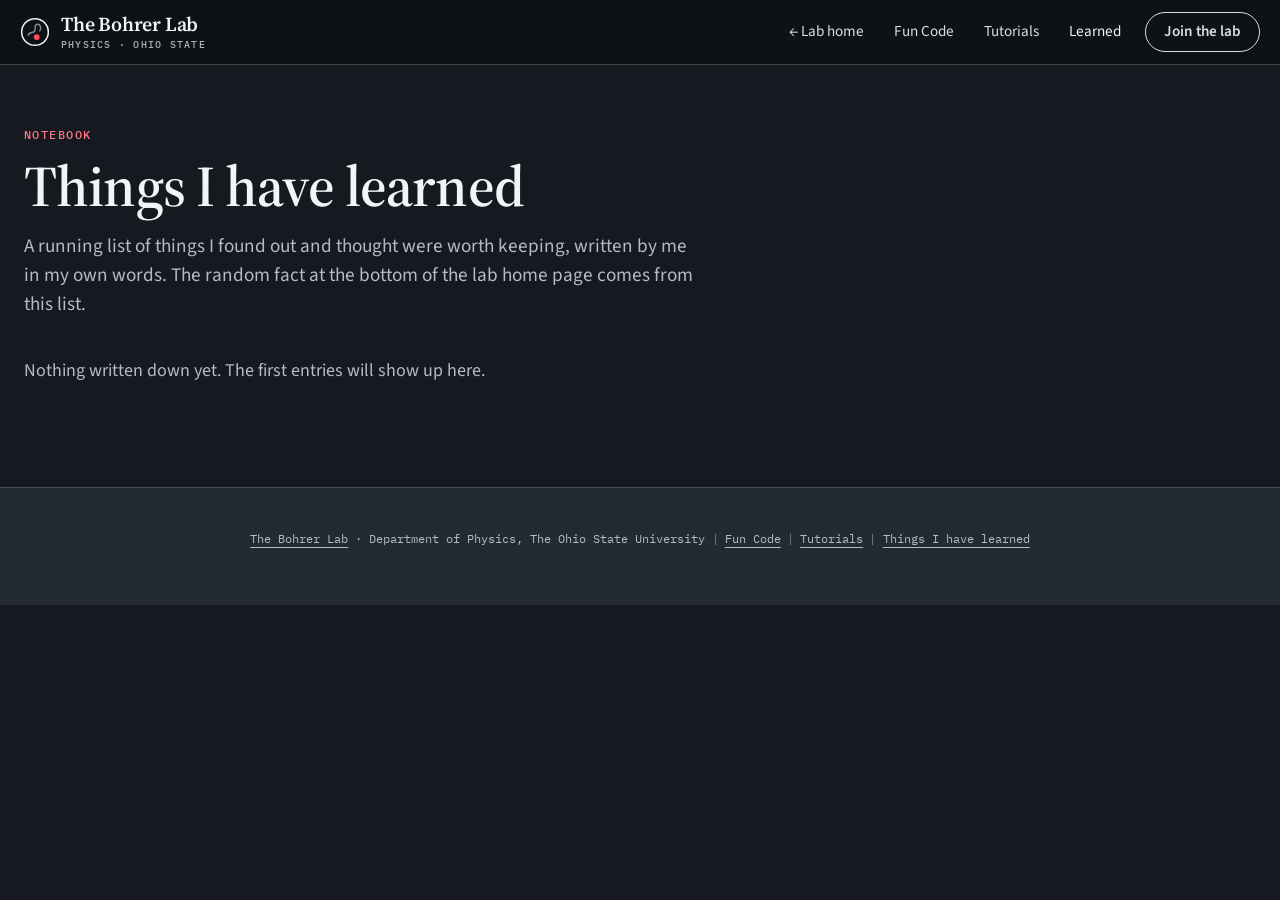
<file: learned.html>
<!doctype html>
<html lang="en" data-theme="dark">
<head>
<meta charset="utf-8">
<meta name="viewport" content="width=device-width, initial-scale=1, viewport-fit=cover">
<title>Things I have learned | The Bohrer Lab</title>
<meta name="description" content="A running list of interesting things Christopher Bohrer has learned, in his own words.">
<link rel="canonical" href="https://chb-bohrer.github.io/learned.html">
<meta property="og:type" content="website">
<meta property="og:title" content="Things I have learned | The Bohrer Lab">
<meta property="og:description" content="A running list of interesting things Christopher Bohrer has learned, in his own words.">
<meta property="og:url" content="https://chb-bohrer.github.io/learned.html">
<meta property="og:image" content="https://chb-bohrer.github.io/og-image.png">
<meta name="twitter:card" content="summary_large_image">
<meta name="theme-color" content="#11151A">
<link rel="preconnect" href="https://fonts.googleapis.com">
<link rel="preconnect" href="https://fonts.gstatic.com" crossorigin>
<link rel="preload" as="style" href="https://fonts.googleapis.com/css2?family=IBM+Plex+Mono:wght@400;500&family=Source+Sans+3:ital,wght@0,300;0,400;0,600;0,700;1,400&family=Source+Serif+4:ital,opsz,wght@0,8..60,400..700;1,8..60,400..600&display=swap">
<link rel="stylesheet" href="https://fonts.googleapis.com/css2?family=IBM+Plex+Mono:wght@400;500&family=Source+Sans+3:ital,wght@0,300;0,400;0,600;0,700;1,400&family=Source+Serif+4:ital,opsz,wght@0,8..60,400..700;1,8..60,400..600&display=swap" media="print" onload="this.media='all'">
<noscript><link rel="stylesheet" href="https://fonts.googleapis.com/css2?family=IBM+Plex+Mono:wght@400;500&family=Source+Sans+3:ital,wght@0,300;0,400;0,600;0,700;1,400&family=Source+Serif+4:ital,opsz,wght@0,8..60,400..700;1,8..60,400..600&display=swap"></noscript>
<link rel="icon" href="data:image/svg+xml,%3Csvg xmlns='http://www.w3.org/2000/svg' viewBox='0 0 32 32'%3E%3Ccircle cx='16' cy='16' r='15' fill='%2306080B'/%3E%3Ccircle cx='16' cy='16' r='11.5' fill='none' stroke='%23E6E9EE' stroke-width='1.6'/%3E%3Cpath d='M10.5 18.6c1.6-4 4.2-.9 5.6-3.6s-1.2-4.7 1.7-5.4 4.1 3.1 2.3 5.2' fill='none' stroke='%23E6E9EE' stroke-width='1.4' stroke-linecap='round' opacity='.65'/%3E%3Ccircle cx='17.6' cy='20' r='2.6' fill='%23FF4A62'/%3E%3C/svg%3E">
<link rel="apple-touch-icon" href="/apple-touch-icon.png">
<link rel="stylesheet" href="/assets/pages.css">
<link rel="stylesheet" href="/assets/components.css">
</head>
<body>
<script src="/assets/chrome.js"></script>
<main id="main" class="pg">
  <p class="pg-eyebrow">Notebook</p>
  <h1>Things I have learned</h1>
  <p class="pg-lede">A running list of things I found out and thought were worth keeping, written by me in my own words. The random fact at the bottom of the lab home page comes from this list.</p>
  <div id="ln-root" aria-live="polite"><noscript><p class="pg-noscript">This list needs JavaScript. The plain text is in <a href="/learned.md">learned.md</a>.</p></noscript></div>
</main>
<script src="/assets/common.js"></script>
<script src="/assets/learned.js"></script>
<script>Learned.mountPage(document.getElementById("ln-root"));</script>
</body>
</html>
</file>
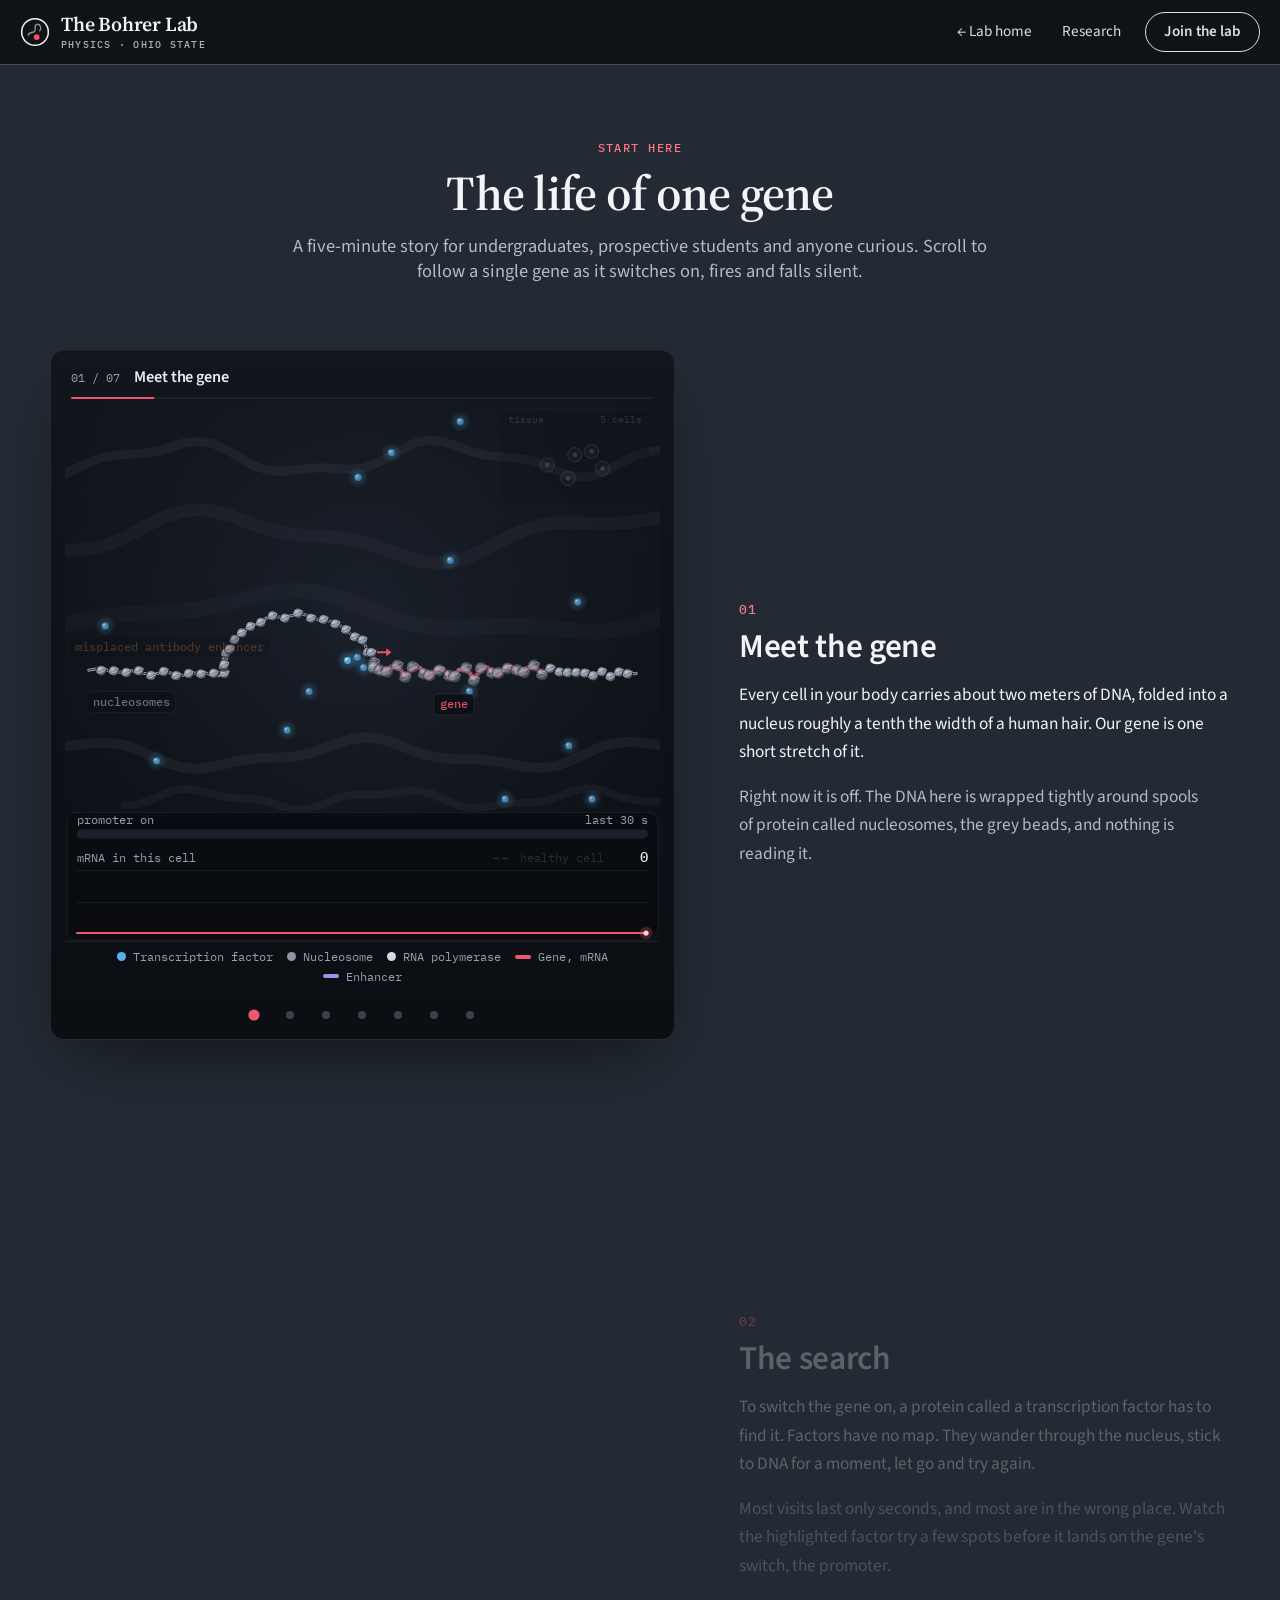
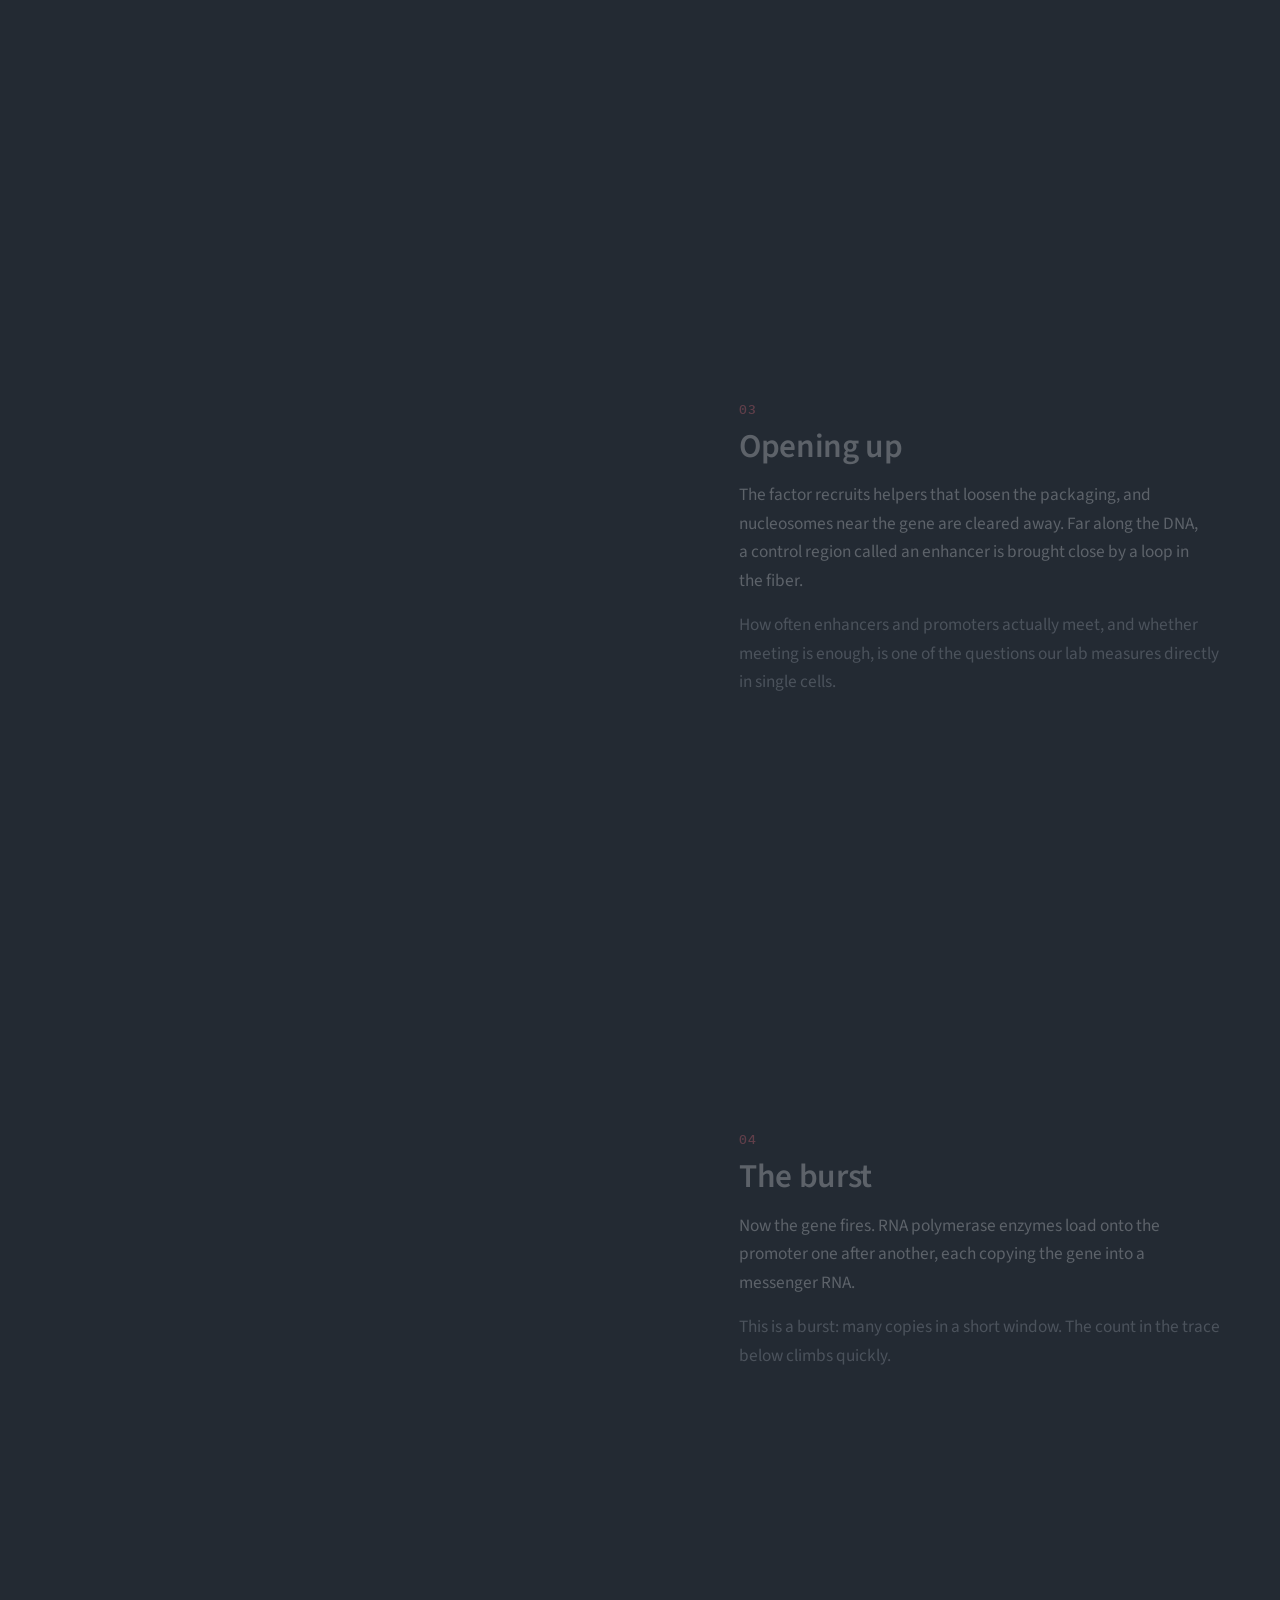
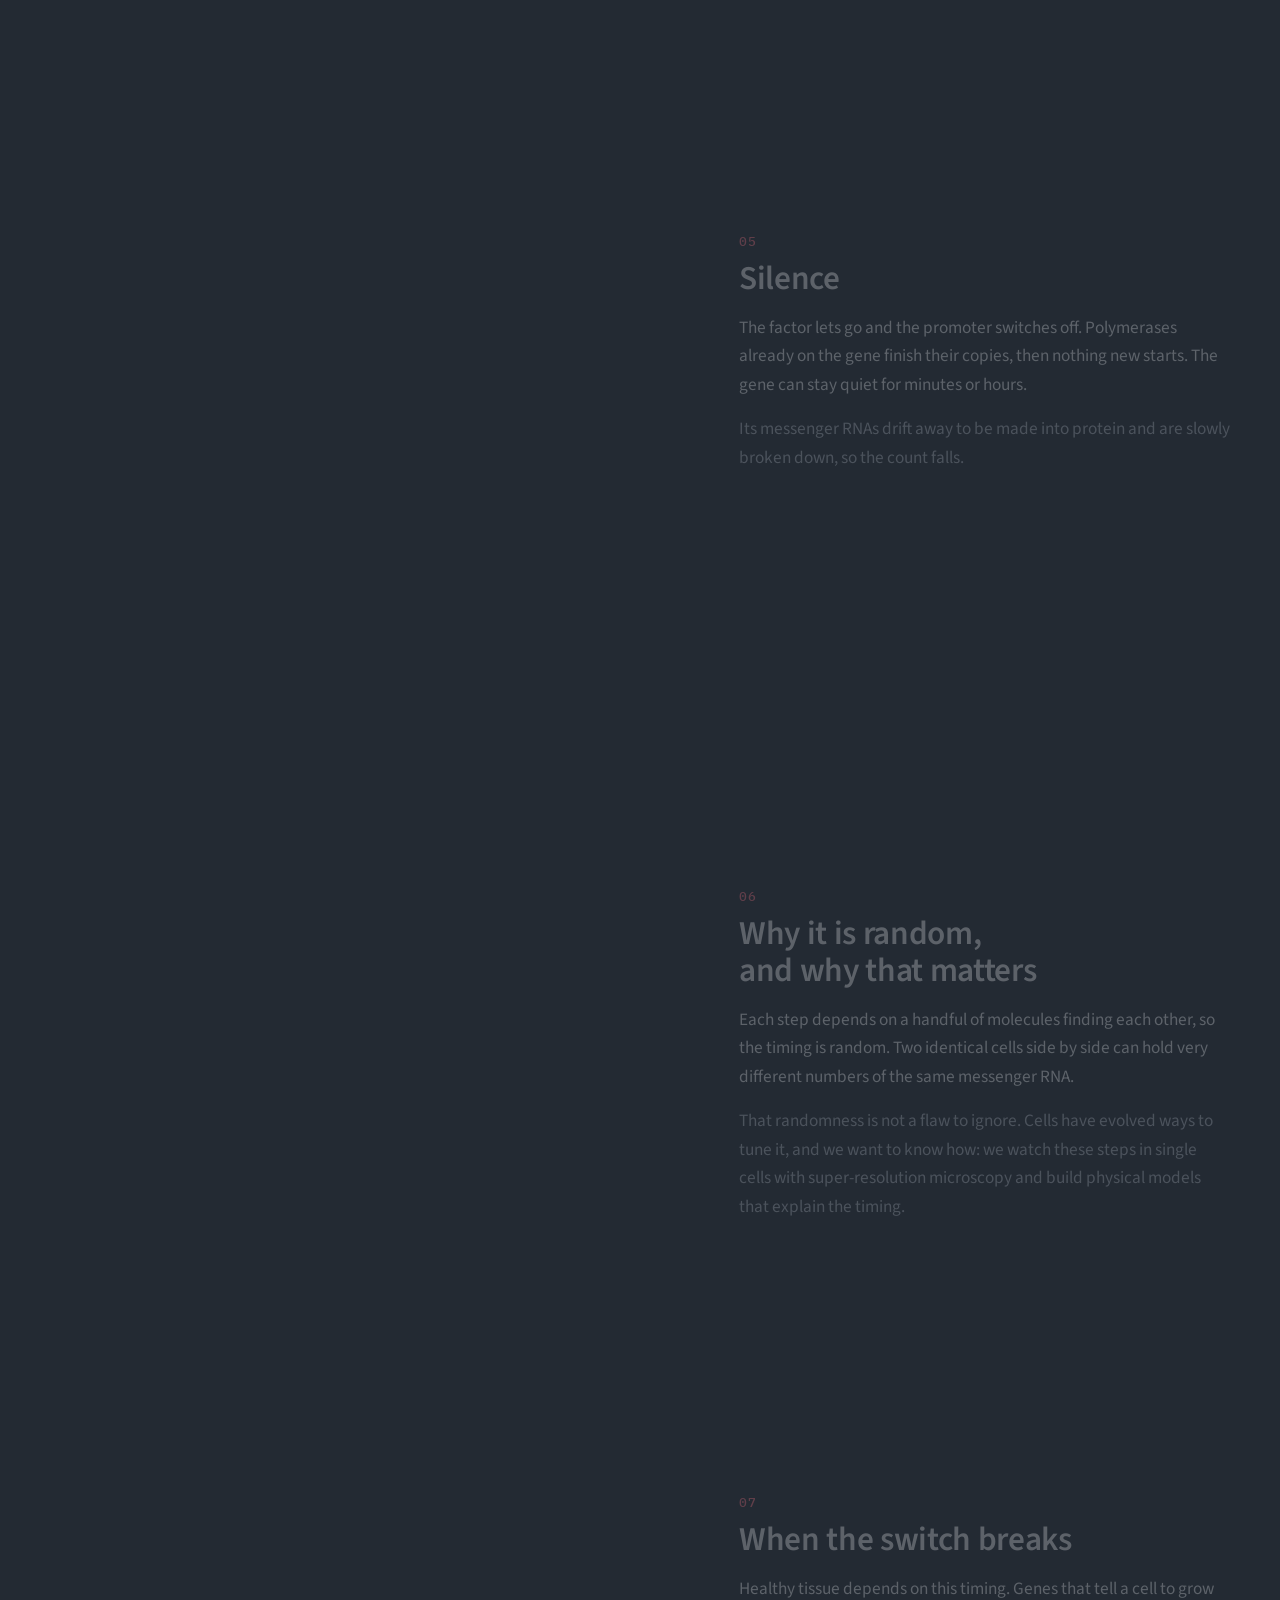
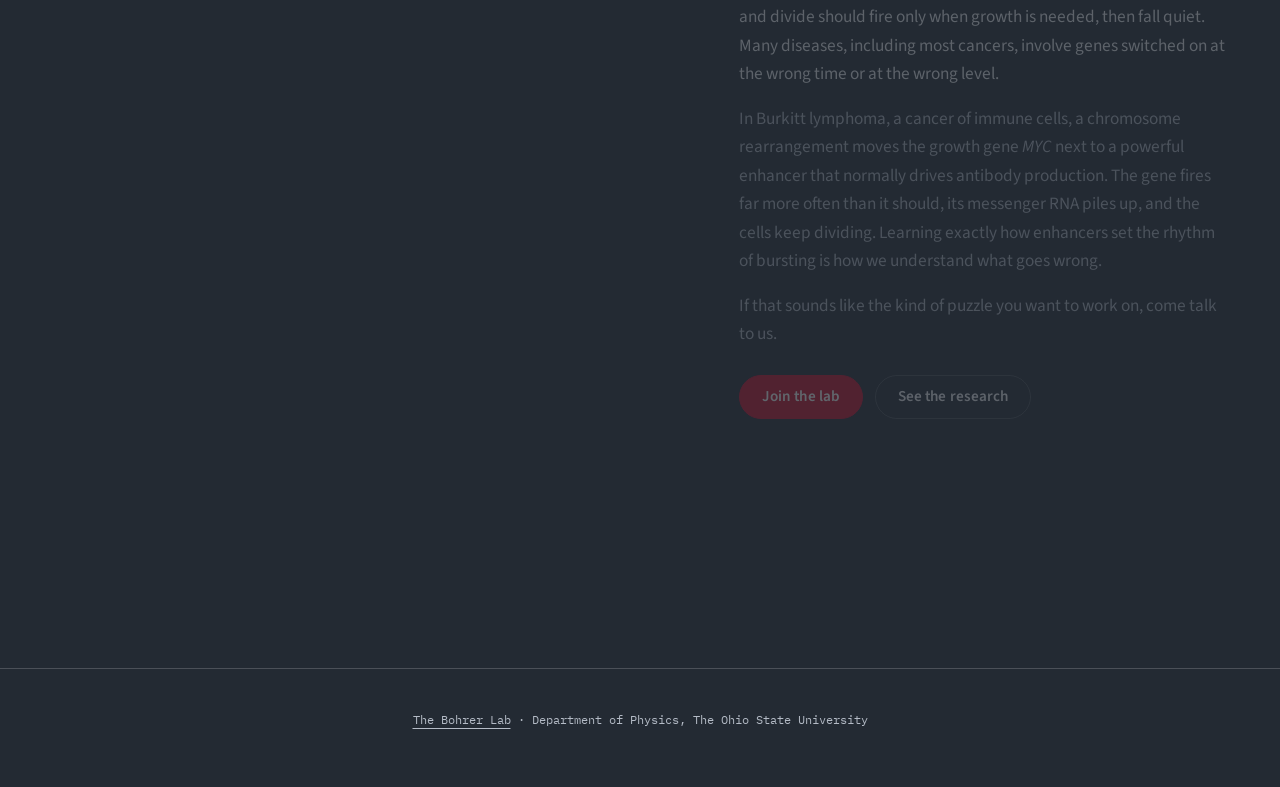
<file: start.html>
<!doctype html>
<html lang="en" data-theme="dark">
<head>
<meta charset="utf-8">
<meta name="viewport" content="width=device-width, initial-scale=1, viewport-fit=cover">
<title>The Life of One Gene | The Bohrer Lab</title>
<meta name="description" content="A short scroll-through story for undergraduates and prospective students: follow one gene as it switches on, fires a burst of messenger RNA and falls silent.">
<link rel="canonical" href="https://chb-bohrer.github.io/start.html">
<meta property="og:type" content="article">
<meta property="og:title" content="The life of one gene | The Bohrer Lab">
<meta property="og:description" content="A five-minute story for undergraduates and prospective students: follow one gene as it switches on, fires a burst of messenger RNA and falls silent.">
<meta property="og:url" content="https://chb-bohrer.github.io/start.html">
<meta property="og:image" content="https://chb-bohrer.github.io/og-image.png">
<meta name="twitter:card" content="summary_large_image">
<link rel="icon" href="data:image/svg+xml,%3Csvg xmlns='http://www.w3.org/2000/svg' viewBox='0 0 32 32'%3E%3Ccircle cx='16' cy='16' r='15' fill='%2306080B'/%3E%3Ccircle cx='16' cy='16' r='11.5' fill='none' stroke='%23E6E9EE' stroke-width='1.6'/%3E%3Cpath d='M10.5 18.6c1.6-4 4.2-.9 5.6-3.6s-1.2-4.7 1.7-5.4 4.1 3.1 2.3 5.2' fill='none' stroke='%23E6E9EE' stroke-width='1.4' stroke-linecap='round' opacity='.65'/%3E%3Ccircle cx='17.6' cy='20' r='2.6' fill='%23FF4A62'/%3E%3C/svg%3E">
<link rel="apple-touch-icon" href="apple-touch-icon.png">
<link rel="preconnect" href="https://fonts.googleapis.com">
<link rel="preconnect" href="https://fonts.gstatic.com" crossorigin>
<link rel="preload" as="style" href="https://fonts.googleapis.com/css2?family=IBM+Plex+Mono:wght@400;500&family=Source+Sans+3:ital,wght@0,300;0,400;0,600;0,700;1,400&family=Source+Serif+4:ital,opsz,wght@0,8..60,400..700;1,8..60,400..600&display=swap">
<link rel="stylesheet" href="https://fonts.googleapis.com/css2?family=IBM+Plex+Mono:wght@400;500&family=Source+Sans+3:ital,wght@0,300;0,400;0,600;0,700;1,400&family=Source+Serif+4:ital,opsz,wght@0,8..60,400..700;1,8..60,400..600&display=swap" media="print" onload="this.media='all'">
<noscript><link rel="stylesheet" href="https://fonts.googleapis.com/css2?family=IBM+Plex+Mono:wght@400;500&family=Source+Sans+3:ital,wght@0,300;0,400;0,600;0,700;1,400&family=Source+Serif+4:ital,opsz,wght@0,8..60,400..700;1,8..60,400..600&display=swap"></noscript>
<style>
:root{
  --b1:#F2F3F5; --b3:#E3E7EC; --b4:#FFFFFF; --bp:#F7F8F9; --bcv:#EBEEF1; --bf:#E3E6EA; --menu:#FFFFFF;
  --red:#A50E1C; --btn:#BB0000; --acc:#B10012;
  --ink:#15181C; --mut:#4F5762; --line:rgba(20,24,28,.18);
  --hdr:rgba(255,255,255,.94); --hdrink:#15181C;
  --f1:#98A2AE; --f2:#7A8594; --f3:#BB0000; --fline:rgba(20,24,28,.10); --falpha:.5;
  --sans:"Source Sans 3","Source Sans Pro",system-ui,-apple-system,"Segoe UI",Roboto,sans-serif;
  --serif:"Source Serif 4","Source Serif Pro",Georgia,"Times New Roman",serif;
  --mono:"IBM Plex Mono",ui-monospace,Menlo,Consolas,monospace;
  --spark:#FF4A62;
  color-scheme:light;
  box-sizing:border-box;
  padding-top:env(safe-area-inset-top,0px);
  padding-bottom:env(safe-area-inset-bottom,0px);
}
@media (prefers-color-scheme:dark){
  :root:not([data-theme="light"]){
    --b1:#161A20; --b3:#232A33; --b4:#11151A; --bp:#161A20; --bcv:#1D232B; --bf:#0B0D10; --menu:#161A20;
    --btn:#C8102E; --acc:#FF7586; --ink:#F2F4F7; --mut:#B4BBC6; --line:rgba(255,255,255,.18);
    --hdr:rgba(14,17,21,.94); --hdrink:#F2F4F7; color-scheme:dark;
    --f1:#5E6674; --f2:#7A8290; --f3:#E8506A; --fline:rgba(230,232,238,.09);
  }
}
:root[data-theme="dark"]{
  --b1:#161A20; --b3:#232A33; --b4:#11151A; --bp:#161A20; --bcv:#1D232B; --bf:#0B0D10; --menu:#161A20;
  --btn:#C8102E; --acc:#FF7586; --ink:#F2F4F7; --mut:#B4BBC6; --line:rgba(255,255,255,.18);
  --hdr:rgba(14,17,21,.94); --hdrink:#F2F4F7; color-scheme:dark;
  --f1:#5E6674; --f2:#7A8290; --f3:#E8506A; --fline:rgba(230,232,238,.09);
}
html{scroll-padding-top:72px;-webkit-text-size-adjust:100%;scroll-behavior:smooth}
html,body{height:auto;overflow-x:clip}
*,*::before,*::after{box-sizing:border-box}
[hidden]{display:none!important}
body{margin:0;background:var(--b1);color:var(--ink);font:400 18px/1.65 var(--sans);-webkit-font-smoothing:antialiased;text-rendering:optimizeLegibility}
p{margin:0;text-wrap:pretty}
h1,h2,h3{margin:0;font-weight:700;letter-spacing:-.02em;line-height:1.12;text-wrap:balance}
h1,h2{font-family:var(--serif);font-weight:600;letter-spacing:-.015em;line-height:1.06;font-optical-sizing:auto}
h3{font-weight:600;letter-spacing:-.01em}
::selection{background:var(--btn);color:#fff}
a{color:inherit;text-underline-offset:4px;text-decoration-thickness:1px}
a:focus-visible,button:focus-visible,summary:focus-visible,input:focus-visible{outline:3px solid var(--acc);outline-offset:3px;border-radius:4px}
.on-red a:focus-visible,.on-red button:focus-visible,#banner a:focus-visible,#banner button:focus-visible,#hdr.alt a:focus-visible,#hdr.alt button:focus-visible{outline-color:#fff}
img{max-width:100%}
.ic{width:1em;height:1em;fill:currentColor;flex:none;display:inline-block;vertical-align:-.125em}
.sr{position:absolute;width:1px;height:1px;overflow:hidden;clip:rect(0 0 0 0);white-space:nowrap}
.btn{display:inline-flex;align-items:center;justify-content:center;gap:10px;height:2.9em;padding:0 1.45em;border-radius:3em;border:1.5px solid var(--line);background:transparent;color:var(--ink);font:600 .95rem/1 var(--sans);letter-spacing:.005em;text-decoration:none;cursor:pointer;white-space:nowrap;transition:background-color .2s,border-color .2s,color .2s,transform .1s}
.btn:hover{border-color:var(--ink)}
.btn:active{transform:translateY(1px)}
.btn.special{background:var(--btn);border-color:var(--btn);color:#fff}
.btn.special:hover{filter:brightness(1.12);border-color:var(--btn)}
.on-red .btn{border-color:rgba(255,255,255,.7);color:#fff}
.on-red .btn:hover{border-color:#fff;background:rgba(255,255,255,.1)}
.on-red .btn.special{background:#fff;border-color:#fff;color:#8E0B18}
.on-red .btn.special:hover{background:#F3E6E7;filter:none}
.actions{display:flex;flex-wrap:wrap;gap:12px;margin-top:28px}
.actions{align-items:center}
.wrap{padding:clamp(72px,9vw,128px) max(24px,env(safe-area-inset-right,0px)) clamp(72px,9vw,128px) max(24px,env(safe-area-inset-left,0px))}
.head{text-align:center;max-width:44rem;margin:0 auto clamp(40px,5vw,64px)}
.head .major{margin-top:.9rem}
.content h2,.head h2{font-size:clamp(2.1rem,3.8vw,3.2rem)}
.major{margin-top:.75rem;font-size:1.15rem;font-weight:400;color:var(--mut);line-height:1.4}
/* ---------- header ---------- */
#hdr{position:sticky;top:0;z-index:40;height:calc(64px + env(safe-area-inset-top,0px));padding:env(safe-area-inset-top,0px) max(20px,env(safe-area-inset-right,0px)) 0 max(20px,env(safe-area-inset-left,0px));display:flex;align-items:center;justify-content:space-between;gap:16px;background:var(--hdr);color:var(--hdrink);box-shadow:0 1px 0 var(--line);-webkit-backdrop-filter:blur(12px);backdrop-filter:blur(12px)}
.logo{display:inline-flex;align-items:center;gap:11px;text-decoration:none;white-space:nowrap}
.logo .mark{width:30px;height:30px;flex:none}
.logo .ln{display:block;font:600 1.24rem/1 var(--serif);letter-spacing:-.01em}
.logo .ls{display:block;margin-top:5px;font:500 .6rem/1 var(--mono);letter-spacing:.13em;text-transform:uppercase;opacity:.7}
@media (max-width:400px){.logo .ls{display:none}}
.hnav{display:flex;align-items:center;gap:6px}
.hnav a{font:400 .95rem/1 var(--sans);text-decoration:none;padding:12px;border-radius:3em;opacity:.9;white-space:nowrap}
.hnav a:hover{opacity:1;background:rgba(127,127,127,.16)}
.hnav a.pill{border:1.5px solid currentColor;padding:11px 18px;margin-left:6px;font-weight:600}
.hnav a.pill:hover{background:var(--btn);border-color:var(--btn);color:#fff}
@media (max-width:560px){.hnav a.back{display:none}.hnav a.pill{padding:10px 14px}}
#start{padding-top:clamp(48px,6vw,88px)}
.st-foot{text-align:center;padding:40px 24px 56px;font:400 .78rem/1.7 var(--mono);color:var(--mut);background:var(--b3);border-top:1px solid var(--line)}
.st-foot a{color:var(--mut)}
.st-foot a:hover{color:var(--acc)}
@media (max-width:920px){.st-fig{top:calc(68px + env(safe-area-inset-top,0px))}}
/* ---------- start here: one gene through a bursting cycle ---------- */
#start{background:var(--b3)}
.st-eyebrow{font:500 .78rem/1 var(--mono);letter-spacing:.12em;text-transform:uppercase;color:var(--acc);margin-bottom:.9rem}
.st{max-width:1180px;margin:0 auto;display:grid;grid-template-columns:minmax(0,1.12fr) minmax(0,.88fr);gap:0 64px}
.st-fig{position:sticky;top:calc(88px + env(safe-area-inset-top,0px));align-self:start;margin:0;background:linear-gradient(180deg,#11151C,#0B0E13);border:1px solid rgba(255,255,255,.1);border-radius:14px;padding:14px 14px 8px;color:#E9ECF1;box-shadow:inset 0 1px 0 rgba(255,255,255,.05),0 28px 64px -24px rgba(0,0,0,.55)}
.st-key{list-style:none;margin:0;padding:8px 6px 10px;display:flex;flex-wrap:wrap;gap:6px 14px;justify-content:center;border-top:1px solid rgba(255,255,255,.07);font:400 .72rem/1.2 var(--mono);color:#98A0AD}
.st-key li{display:inline-flex;align-items:center;gap:7px;white-space:nowrap}
.st-key i{flex:none;display:block;width:9px;height:9px;border-radius:50%}
.st-key i.bar{width:16px;height:4px;border-radius:2px}
.st-prog{height:2px;margin:0 6px 2px;border-radius:2px;background:#1C222B;overflow:hidden}
.st-prog b{display:block;height:100%;width:100%;background:#F0566F;transform-origin:0 50%;transform:scaleX(.14);transition:transform .6s cubic-bezier(.2,.7,.2,1)}
.st-now{display:flex;gap:14px;align-items:baseline;padding:4px 6px 9px;font:400 .78rem/1.3 var(--mono);color:#98A0AD;font-variant-numeric:tabular-nums}
.st-now b{font:600 1.02rem/1.2 var(--sans);color:#E9ECF1;letter-spacing:-.005em}
#st-cv{display:block;width:100%;height:min(540px,60vh);touch-action:pan-y}
.st-dots{display:flex;gap:4px;justify-content:center;padding:6px 0 0}
.st-dots button{width:32px;height:32px;padding:0;border:0;border-radius:50%;background:transparent;cursor:pointer;display:grid;place-items:center}
.st-dots button::before{content:"";width:8px;height:8px;border-radius:50%;background:#3A4150;transition:background-color .25s,transform .25s}
.st-dots button:hover::before{background:#98A0AD}
.st-dots button[aria-current="step"]::before{background:#F0566F;transform:scale(1.4)}
.st-dots button:focus-visible{outline:2px solid #FF5A74;outline-offset:0}
.st-steps{list-style:none;margin:0;padding:4vh 0 6vh}
.st-step{min-height:78vh;display:flex;flex-direction:column;justify-content:center;opacity:.28;transform:translateY(10px);transition:opacity .6s cubic-bezier(.2,.7,.2,1),transform .6s cubic-bezier(.2,.7,.2,1)}
.st-step.on{opacity:1;transform:none}
.st-step .k{font:500 .8rem/1 var(--mono);letter-spacing:.08em;color:var(--acc)}
.st-step h3{margin-top:.7rem;font-size:clamp(1.6rem,2.6vw,2.2rem)}
.st-step p{margin-top:1rem;font-size:1.08rem;max-width:32rem}
.st-step p + p{color:var(--mut)}
.st-step .actions{margin-top:26px}
@media (max-width:920px){
  .st{grid-template-columns:1fr}
  .st-fig{top:calc(68px + env(safe-area-inset-top,0px));z-index:3;padding:8px 8px 6px;border-radius:12px}
  #st-cv{height:min(36vh,330px)}
  .st-now{padding:2px 4px 6px}
  .st-dots,.st-key{display:none}
  .st-steps{padding-top:2vh}
  .st-step{min-height:62vh;justify-content:flex-start;padding-top:6vh}
}
@media (prefers-reduced-motion:reduce){.st-step{opacity:1;transform:none;transition:none}.st-prog b{transition:none}}


body{background:var(--b3)}
</style>
</head>
<body>
<header id="hdr">
  <a class="logo" href="index.html"><svg class="mark" viewBox="0 0 32 32" aria-hidden="true"><circle cx="16" cy="16" r="14.2" fill="none" stroke="currentColor" stroke-width="1.6"/><path d="M8.6 19.4c2-5 5.4-1.2 7.2-4.6s-1.6-6 2.1-7 5.4 4 3.1 6.8" fill="none" stroke="currentColor" stroke-width="1.5" stroke-linecap="round" opacity=".55"/><circle cx="17.8" cy="21.4" r="3.1" style="fill:var(--spark)"/></svg><span><span class="ln">The Bohrer Lab</span><span class="ls">Physics &middot; Ohio State</span></span></a>
  <nav class="hnav" aria-label="Main"><a class="back" href="index.html">&larr; Lab home</a><a class="back" href="index.html#four">Research</a><a class="pill" href="index.html#join">Join the lab</a></nav>
</header>
<main>
<section id="start" class="wrap" aria-labelledby="st-h">
  <div class="head"><p class="st-eyebrow">Start here</p><h2 id="st-h">The life of one gene</h2><p class="major">A five-minute story for undergraduates, prospective students and anyone curious. Scroll to follow a single gene as it switches on, fires and falls silent.</p></div>
  <div class="st">
    <figure class="st-fig" aria-describedby="st-live">
      <div class="st-now"><span id="st-n">01 / 07</span><b id="st-t">Meet the gene</b></div>
      <div class="st-prog" aria-hidden="true"><b id="st-p"></b></div>
      <canvas id="st-cv" role="img" aria-label="Animated sketch of one gene inside a nucleus. A strand of DNA carries a red gene and a blue-violet enhancer. Blue transcription factors wander past; one finds the gene's promoter, a loop brings the enhancer close, RNA polymerases copy the gene and red messenger RNAs drift away. A trace below records when the promoter is on and how many messenger RNAs the cell holds."></canvas>
      <ul class="st-key" aria-label="Key to the drawing">
        <li><i style="background:#5AB0E8"></i>Transcription factor</li>
        <li><i style="background:#8D96A4"></i>Nucleosome</li>
        <li><i style="background:#D5D9E0"></i>RNA polymerase</li>
        <li><i class="bar" style="background:#F0566F"></i>Gene, mRNA</li>
        <li><i class="bar" style="background:#9599E8"></i>Enhancer</li>
      </ul>
      <div class="st-dots" id="st-dots" aria-label="Story steps"></div>
      <p class="sr" id="st-live" aria-live="polite"></p>
    </figure>
    <ol class="st-steps">
      <li class="st-step" data-t="Meet the gene">
        <span class="k">01</span>
        <h3>Meet the gene</h3>
        <p>Every cell in your body carries about two meters of DNA, folded into a nucleus roughly a tenth the width of a human hair. Our gene is one short stretch of it.</p>
        <p>Right now it is off. The DNA here is wrapped tightly around spools of protein called nucleosomes, the grey beads, and nothing is reading it.</p>
      </li>
      <li class="st-step" data-t="The search">
        <span class="k">02</span>
        <h3>The search</h3>
        <p>To switch the gene on, a protein called a transcription factor has to find it. Factors have no map. They wander through the nucleus, stick to DNA for a moment, let go and try again.</p>
        <p>Most visits last only seconds, and most are in the wrong place. Watch the highlighted factor try a few spots before it lands on the gene's switch, the promoter.</p>
      </li>
      <li class="st-step" data-t="Opening up">
        <span class="k">03</span>
        <h3>Opening up</h3>
        <p>The factor recruits helpers that loosen the packaging, and nucleosomes near the gene are cleared away. Far along the DNA, a control region called an enhancer is brought close by a loop in the fiber.</p>
        <p>How often enhancers and promoters actually meet, and whether meeting is enough, is one of the questions our lab measures directly in single cells.</p>
      </li>
      <li class="st-step" data-t="The burst">
        <span class="k">04</span>
        <h3>The burst</h3>
        <p>Now the gene fires. RNA polymerase enzymes load onto the promoter one after another, each copying the gene into a messenger RNA.</p>
        <p>This is a burst: many copies in a short window. The count in the trace below climbs quickly.</p>
      </li>
      <li class="st-step" data-t="Silence">
        <span class="k">05</span>
        <h3>Silence</h3>
        <p>The factor lets go and the promoter switches off. Polymerases already on the gene finish their copies, then nothing new starts. The gene can stay quiet for minutes or hours.</p>
        <p>Its messenger RNAs drift away to be made into protein and are slowly broken down, so the count falls.</p>
      </li>
      <li class="st-step" data-t="Why it is random">
        <span class="k">06</span>
        <h3>Why it is random, and why that matters</h3>
        <p>Each step depends on a handful of molecules finding each other, so the timing is random. Two identical cells side by side can hold very different numbers of the same messenger RNA.</p>
        <p>That randomness is not a flaw to ignore. Cells have evolved ways to tune it, and we want to know how: we watch these steps in single cells with super-resolution microscopy and build physical models that explain the timing.</p>
      </li>
      <li class="st-step" data-t="When the switch breaks">
        <span class="k">07</span>
        <h3>When the switch breaks</h3>
        <p>Healthy tissue depends on this timing. Genes that tell a cell to grow and divide should fire only when growth is needed, then fall quiet. Many diseases, including most cancers, involve genes switched on at the wrong time or at the wrong level.</p>
        <p>In Burkitt lymphoma, a cancer of immune cells, a chromosome rearrangement moves the growth gene <i>MYC</i> next to a powerful enhancer that normally drives antibody production. The gene fires far more often than it should, its messenger RNA piles up, and the cells keep dividing. Learning exactly how enhancers set the rhythm of bursting is how we understand what goes wrong.</p>
        <p>If that sounds like the kind of puzzle you want to work on, come talk to us.</p>
        <div class="actions"><a class="btn special" href="index.html#join">Join the lab</a><a class="btn" href="index.html#four">See the research</a></div>
      </li>
    </ol>
  </div>
</section>
</main>
<footer class="st-foot"><a href="index.html">The Bohrer Lab</a> &middot; Department of Physics, The Ohio State University</footer>
<script>
/* ---------- Start here: one gene through a bursting cycle (scroll-driven sketch) ---------- */
(function(){
"use strict";
const sec=document.getElementById("start");if(!sec)return;
const cv=document.getElementById("st-cv"),ctx=cv.getContext("2d");
const fig=sec.querySelector(".st-fig"),steps=[...sec.querySelectorAll(".st-step")];
const pEl=document.getElementById("st-p"),nEl=document.getElementById("st-n"),tEl=document.getElementById("st-t"),live=document.getElementById("st-live"),dotsEl=document.getElementById("st-dots");
const reduce=matchMedia("(prefers-reduced-motion: reduce)").matches;
const INK="#E9ECF1",MUT="#98A0AD",RULE="#2A313C",SCAR="#F0566F",BLUE="90,176,232",ENH="149,153,232",HOT="255,158,84",POL="#C9CDD6";
const MONO='"IBM Plex Mono",ui-monospace,Menlo,monospace';
const P=.52,G=.82,A=.17,AE=.23; // promoter, gene end, enhancer span (fractions along the DNA)
const TOT=steps.length;
let W=0,H=0,SH=0,step=0,K=1; // K scales marks and line weights with the size of the drawing

/* ---- layout ---- */
function size(){const r=cv.getBoundingClientRect(),d=Math.min(2,window.devicePixelRatio||1);W=Math.max(1,r.width);H=Math.max(1,r.height);cv.width=Math.round(W*d);cv.height=Math.round(H*d);ctx.setTransform(d,0,0,d,0,0);SH=H*(W<560?.64:.76);K=Math.max(.72,Math.min(1.12,W/600));}
const lerp=(a,b,t)=>a+(b-a)*t, clamp=(v,a,b)=>Math.max(a,Math.min(b,v));
const ease=t=>t<.5?2*t*t:1-Math.pow(-2*t+2,2)/2;
/* state that eases toward per-step targets */
const S={loop:0,open:0,t:0,lab:{gene:0,prom:0,enh:0,tf:0,pol:0,mrna:0,hij:0,tis:0,hl:0}};
const TGT=[
 {loop:0,open:0,lab:{gene:1,prom:0,enh:0,tf:0,pol:0,mrna:0,hij:0,tis:0,hl:0}},
 {loop:0,open:0,lab:{gene:1,prom:1,enh:0,tf:1,pol:0,mrna:0,hij:0,tis:0,hl:0}},
 {loop:1,open:1,lab:{gene:1,prom:1,enh:1,tf:0,pol:0,mrna:0,hij:0,tis:0,hl:0}},
 {loop:1,open:1,lab:{gene:0,prom:0,enh:0,tf:0,pol:1,mrna:1,hij:0,tis:0,hl:0}},
 {loop:1,open:.55,lab:{gene:1,prom:0,enh:0,tf:0,pol:0,mrna:1,hij:0,tis:0,hl:0}},
 {loop:1,open:1,lab:{gene:0,prom:0,enh:0,tf:0,pol:0,mrna:0,hij:0,tis:0,hl:0}},
 {loop:1,open:1,lab:{gene:1,prom:0,enh:0,tf:0,pol:0,mrna:0,hij:1,tis:1,hl:1}}
];
function geo(){
  const pad=Math.max(18,W*.04),cy=SH*.66,R=Math.min(SH*.3,W*.15),d=.36;
  const xl=u=>pad+u*(W-2*pad),xp=xl(P);
  const cx=xp-R*Math.cos(Math.PI/2-d),cyc=cy-R*Math.sin(Math.PI/2-d);
  const ex=xp-2*R*Math.sin(d);
  return {pad,cy,R,d,xl,xp,cx,cyc,ex};
}
let GE=null;
function pt(u){
  const g=GE,L=ease(S.loop);
  let x0=g.xl(u),y0=g.cy,x1,y1;
  if(u>=P){x1=x0;y1=g.cy;}
  else if(u>=A){const f=(u-A)/(P-A),ph=Math.PI/2+g.d+f*(2*Math.PI-2*g.d);x1=g.cx+g.R*Math.cos(ph);y1=g.cyc+g.R*Math.sin(ph);}
  else{x1=g.pad+(u/A)*(g.ex-g.pad);y1=g.cy;}
  let x=lerp(x0,x1,L),y=lerp(y0,y1,L);
  // packing: tight wiggle around the gene when closed, gentle breathing elsewhere
  const w=Math.exp(-Math.pow((u-.66)/.16,2)),comp=(1-S.open)*w;
  y+=Math.sin(u*150+S.t*.8)*(1.2+comp*7)+Math.sin(u*23-S.t*.35)*2.2;
  x+=Math.cos(u*150+S.t*.8)*comp*3;
  return {x,y};
}
const NP=320;let PTS=[];
function buildPts(){PTS=new Array(NP+1);for(let i=0;i<=NP;i++)PTS[i]=pt(i/NP);}
const at=u=>{const f=clamp(u,0,1)*NP,i=Math.floor(f),j=Math.min(NP,i+1),k=f-i;return {x:lerp(PTS[i].x,PTS[j].x,k),y:lerp(PTS[i].y,PTS[j].y,k)};};

/* ---- actors ---- */
const rnd=Math.random;
function randn(){let u=0,v=0;while(!u)u=rnd();while(!v)v=rnd();return Math.sqrt(-2*Math.log(u))*Math.cos(2*Math.PI*v);}
const TF=[];for(let i=0;i<15;i++)TF.push({x:rnd(),y:rnd(),stuck:0,u:0});
const hero={x:.3,y:.2,mode:"free",timer:0,tries:0,u:.5,fx:.3,fy:.2,px:0,py:0,flash:0};
let pols=[],mrnas=[],on=false,spawn=0,tele=0;
/* a healthy reference cell, simulated in the background for comparison */
let hOn=0,hN=0;
function stepHealthy(dt){if(hOn===0&&rnd()<dt*.16)hOn=1;else if(hOn===1&&rnd()<dt*.5)hOn=0;if(hOn&&rnd()<dt*1.9)hN++;let d=0;for(let i=0;i<hN;i++)if(rnd()<dt/9)d++;hN-=d;}
/* a small patch of tissue: cells divide when the growth gene is stuck on */
let cells=[],divT=0;
function resetCells(){cells=[[.3,.5],[.5,.35],[.7,.55],[.45,.7],[.62,.3]].map(c=>({x:c[0],y:c[1],b:9}));}
resetCells();
function stepCells(dt){for(const c of cells)c.b+=dt;if(step!==6)return;divT-=dt;if(divT<=0&&cells.length<46){divT=.5+rnd()*.5;const p=cells[Math.floor(rnd()*cells.length)],a=rnd()*6.28;cells.push({x:clamp(p.x+Math.cos(a)*.13,.05,.95),y:clamp(p.y+Math.sin(a)*.22,.08,.92),b:0});}}
const TRN=300,TR=Array.from({length:TRN},()=>({on:0,n:0,h:0}));let trT=0; // trace: 30 s at 10 Hz
function inScene(o){o.x=clamp(o.x,.02,.98);o.y=clamp(o.y,.05,.97);}
function toPx(o){return {x:GE.pad+o.x*(W-2*GE.pad),y:o.y*SH};}
function fromPx(p,o){o.x=(p.x-GE.pad)/(W-2*GE.pad);o.y=p.y/SH;}
function nearestU(px,py){let best=1e9,bu=0;for(let i=0;i<=NP;i+=4){const q=PTS[i],d=(q.x-px)**2+(q.y-py)**2;if(d<best){best=d;bu=i/NP;}}return {u:bu,d:Math.sqrt(best)};}

function setHero(mode,t){hero.mode=mode;hero.timer=t||0;}
function stepHero(dt){
  hero.flash=Math.max(0,hero.flash-dt*1.6);
  const wantBound=(step===1&&hero.tries>=3)||step===2||step===3||((step===5||step===6)&&tele===1);
  if(hero.mode==="bound"){
    if(!wantBound||step===4){setHero("free",.9);const p=toPx(hero);p.y-=18;fromPx(p,hero);return;}
    const q=at(P);hero.px=q.x;hero.py=q.y-7;fromPx({x:hero.px,y:hero.py},hero);return;
  }
  if(wantBound&&hero.mode!=="go"){setHero("go");}
  if(step===1&&hero.mode==="free"&&hero.tries<3){hero.timer-=dt;if(hero.timer<=0){let u;do{u=.04+rnd()*.92;}while(Math.abs(u-P)<.12);hero.u=u;setHero("try");}}
  if(hero.mode==="try"||hero.mode==="go"){
    const u=hero.mode==="go"?P:hero.u,q=at(u),tx=q.x,ty=q.y-7,p=toPx(hero);
    const k=1-Math.exp(-dt*(hero.mode==="go"?3.2:4));p.x+=(tx-p.x)*k+randn()*.6;p.y+=(ty-p.y)*k+randn()*.6;fromPx(p,hero);
    if(Math.hypot(tx-p.x,ty-p.y)<2.5){
      if(hero.mode==="go"){setHero("bound");hero.flash=1;}
      else{setHero("sit",.65);hero.flash=1;}
    }
    return;
  }
  if(hero.mode==="sit"){const q=at(hero.u);fromPx({x:q.x,y:q.y-7},hero);hero.timer-=dt;if(hero.timer<=0){hero.tries++;setHero("free",.55+rnd()*.5);const p=toPx(hero);p.y+=(rnd()<.5?-1:1)*16;fromPx(p,hero);}return;}
  // free diffusion
  hero.x+=randn()*.012*Math.sqrt(dt*60);hero.y+=randn()*.02*Math.sqrt(dt*60);inScene(hero);
}
function stepTF(dt){
  const s=Math.sqrt(dt*60);
  for(const f of TF){
    if(f.stuck>0){f.stuck-=dt;const q=at(f.u);fromPx({x:q.x+(f.side||0),y:q.y-6},f);if(f.stuck<=0){const p=toPx(f);p.y+=(rnd()<.5?-1:1)*14;fromPx(p,f);}continue;}
    f.x+=randn()*.011*s;f.y+=randn()*.018*s;inScene(f);
    if(rnd()<dt*.9){const p=toPx(f),n=nearestU(p.x,p.y);if(n.d<14&&Math.abs(n.u-P)>.05){f.u=n.u;f.stuck=.25+rnd()*.9;f.side=0;}}
  }
}
function stepGene(dt){
  if(step===5||step===6){ // random switching: healthy = on briefly, off for longer; hijacked = almost always on
    const kon=step===6?3:.16,koff=step===6?.05:.5;
    if(tele===0&&rnd()<dt*kon)tele=1;else if(tele===1&&rnd()<dt*koff)tele=0;
  }
  on=hero.mode==="bound"&&(step===3||((step===5||step===6)&&tele===1));
  if(on){spawn-=dt;if(spawn<=0){pols.push({u:P,age:0});spawn=.42+rnd()*.25;}}else spawn=.1;
  const v=(G-P)/2.4;
  for(const p of pols){p.u+=v*dt;p.age+=dt;}
  pols=pols.filter(p=>{if(p.u>=G){const q=at(G);mrnas.push({x:q.x,y:q.y,vx:(rnd()-.3)*50,vy:(rnd()<.5?-1:1)*(22+rnd()*30),age:0,life:-Math.log(1-rnd())*(step===4?5:9)+2,rot:rnd()*6.28});return false;}return true;});
  for(const m of mrnas){m.age+=dt;m.x+=m.vx*dt+randn()*.9;m.y+=m.vy*dt+randn()*.9;m.vx*=Math.exp(-dt*.45);m.vy*=Math.exp(-dt*.45);m.x=clamp(m.x,8,W-8);m.y=clamp(m.y,10,SH-6);m.rot+=dt*.6;}
  mrnas=mrnas.filter(m=>m.age<m.life);
}
function tick(dt){
  S.t+=dt;
  const T=TGT[step],k=1-Math.exp(-dt*1.4),kl=1-Math.exp(-dt*3);
  S.loop+=(T.loop-S.loop)*k;S.open+=(T.open-S.open)*k;
  for(const n in S.lab)S.lab[n]+=(T.lab[n]-S.lab[n])*kl;
  buildPts();stepTF(dt);stepHero(dt);stepGene(dt);stepHealthy(dt);stepCells(dt);
  trT+=dt;while(trT>=.1){trT-=.1;TR.push({on:on?1:0,n:mrnas.length,h:hN});if(TR.length>TRN)TR.shift();}
}

/* ---- drawing ---- */
function strokeRange(u0,u1,style,w,alpha){
  ctx.save();ctx.globalAlpha=alpha;ctx.strokeStyle=style;ctx.lineWidth=w;ctx.lineCap="round";ctx.lineJoin="round";
  ctx.beginPath();const i0=Math.floor(u0*NP),i1=Math.ceil(u1*NP);for(let i=i0;i<=i1;i++){const q=PTS[i];i===i0?ctx.moveTo(q.x,q.y):ctx.lineTo(q.x,q.y);}ctx.stroke();ctx.restore();
}
function rrect(x,y,w,h,r){ctx.beginPath();if(ctx.roundRect)ctx.roundRect(x,y,w,h,r);else ctx.rect(x,y,w,h);}
/* labels sit on a small dark plate so they stay readable over the drawing */
function label(txt,x,y,a,align,col){if(a<.02)return;ctx.save();ctx.globalAlpha=a;const fs=W<560?11:12;ctx.font="500 "+fs+"px "+MONO;const tw=ctx.measureText(txt).width;align=align||"center";let l=align==="center"?x-tw/2:align==="right"?x-tw:x;l=clamp(l,10,W-10-tw);
  ctx.fillStyle="rgba(11,14,19,.82)";rrect(l-6,y-fs-2,tw+12,fs+9,5);ctx.fill();ctx.strokeStyle="rgba(255,255,255,.08)";ctx.lineWidth=1;ctx.stroke();
  ctx.textAlign="left";ctx.fillStyle=col||"#B4BBC6";ctx.fillText(txt,l,y);ctx.restore();}
function squiggle(x,y,rot,len,a){ctx.save();ctx.translate(x,y);ctx.rotate(rot);ctx.globalAlpha=a;ctx.strokeStyle=SCAR;ctx.lineWidth=2*K;ctx.lineCap="round";ctx.lineJoin="round";ctx.beginPath();for(let i=0;i<=12;i++){const s=i/12*len-len/2,yy=Math.sin(i/12*Math.PI*2.6)*2.6*K;i?ctx.lineTo(s,yy):ctx.moveTo(s,yy);}ctx.stroke();
  ctx.fillStyle="#FFB3C0";ctx.beginPath();ctx.arc(-len/2,0,1.9*K,0,7);ctx.fill();ctx.restore();}
/* a soft-edged sphere: halo, body with a highlight, thin dark rim */
function orb(x,y,r,rgb,a,halo){
  if(halo>0){const g=ctx.createRadialGradient(x,y,r*.6,x,y,r*halo);g.addColorStop(0,`rgba(${rgb},${.34*a})`);g.addColorStop(1,`rgba(${rgb},0)`);ctx.globalAlpha=1;ctx.fillStyle=g;ctx.beginPath();ctx.arc(x,y,r*halo,0,7);ctx.fill();}
  const g2=ctx.createRadialGradient(x-r*.35,y-r*.4,r*.08,x,y,r);g2.addColorStop(0,"rgba(255,255,255,.95)");g2.addColorStop(.35,`rgb(${rgb})`);g2.addColorStop(1,`rgba(${rgb},.72)`);
  ctx.globalAlpha=a;ctx.fillStyle=g2;ctx.beginPath();ctx.arc(x,y,r,0,7);ctx.fill();ctx.strokeStyle="rgba(11,14,19,.55)";ctx.lineWidth=1;ctx.stroke();ctx.globalAlpha=1;}
/* out-of-focus chromatin behind the gene, so the scene reads as the inside of a nucleus */
const BG=[[-.05,.14,1.1,5.2,.035,.5,.22,.075,9],[-.1,.33,1.2,3.6,.05,2.1,-.16,.05,13],[0,.86,1.05,4.4,.03,4,.19,.07,10],[-.08,.52,1.2,2.9,.045,1.2,.12,.035,16],[.1,.97,.95,6,.02,3.3,-.25,.06,8]];
function backdrop(){
  const g=ctx.createRadialGradient(W*.5,SH*.55,0,W*.5,SH*.55,Math.max(W,SH)*.66);g.addColorStop(0,"rgba(125,145,185,.11)");g.addColorStop(.6,"rgba(125,145,185,.03)");g.addColorStop(1,"rgba(125,145,185,0)");
  ctx.fillStyle=g;ctx.fillRect(0,0,W,SH);
  ctx.save();ctx.beginPath();ctx.rect(0,0,W,SH);ctx.clip();ctx.lineCap="round";ctx.lineJoin="round";
  for(const f of BG){ctx.beginPath();for(let i=0;i<=48;i++){const u=i/48,x=(f[0]+u*f[2])*W,y=(f[1]+Math.sin(u*f[3]*3+f[5]+S.t*f[6])*f[4]+Math.sin(u*f[3]*7.3+f[5]*2)*f[4]*.35)*SH;i?ctx.lineTo(x,y):ctx.moveTo(x,y);}
    ctx.strokeStyle=`rgba(152,164,186,${f[7]})`;ctx.lineWidth=f[8]*K;ctx.stroke();}
  ctx.restore();
}
function draw(){
  ctx.clearRect(0,0,W,H);
  if(!PTS.length)buildPts();
  backdrop();
  // DNA: a pale fibre with a dark core line, so it reads as two strands
  strokeRange(0,1,"#0B0E13",5.4*K,.55);strokeRange(0,1,INK,3.2*K,.62);strokeRange(0,1,"#0E1116",1*K,.75);
  // where the looped enhancer meets the promoter
  {const c=Math.max(0,S.loop-.55)/.45*Math.max(S.lab.enh,S.lab.hij,on?1:.35);if(c>.02){const q=at(P),rr=34*K,gg=ctx.createRadialGradient(q.x-4*K,q.y,0,q.x-4*K,q.y,rr);gg.addColorStop(0,`rgba(${S.lab.hij>.5?HOT:ENH},${.3*c})`);gg.addColorStop(1,`rgba(${ENH},0)`);ctx.fillStyle=gg;ctx.beginPath();ctx.arc(q.x-4*K,q.y,rr,0,7);ctx.fill();}}
  // enhancer and gene
  const eh=S.lab.hij,ec=`rgb(${[0,1,2].map(j=>Math.round(lerp(+ENH.split(",")[j],+HOT.split(",")[j],eh))).join(",")})`;
  if(eh>.05){ctx.save();ctx.shadowColor=`rgba(${HOT},${eh})`;ctx.shadowBlur=16*eh;strokeRange(A-.02*eh,AE+.02*eh,ec,(5+2.4*eh)*K,.9);ctx.restore();}
  strokeRange(A-.02*eh,AE+.02*eh,ec,(5+2.4*eh)*K,Math.min(1,.45+.55*Math.max(S.lab.enh,eh)+.2*S.loop));
  const glow=on?1:0;
  if(on||pols.length){ctx.save();ctx.shadowColor=SCAR;ctx.shadowBlur=18;strokeRange(P,G,SCAR,5*K,.9);ctx.restore();}
  strokeRange(P,G,SCAR,5*K,Math.min(1,.6+.4*glow+(pols.length?.3:0)));
  strokeRange(P,G,"#FFC2CB",1*K,.35+.4*glow);
  // promoter: the bent arrow used for a transcription start site
  const pp=at(P);ctx.save();ctx.strokeStyle=SCAR;ctx.fillStyle=SCAR;ctx.lineWidth=2*K;ctx.lineCap="round";ctx.lineJoin="round";ctx.globalAlpha=.95;
  {const ah=15*K,aw=13*K,hd=4.2*K;ctx.beginPath();ctx.moveTo(pp.x,pp.y);ctx.lineTo(pp.x,pp.y-ah);ctx.lineTo(pp.x+aw,pp.y-ah);ctx.stroke();ctx.beginPath();ctx.moveTo(pp.x+aw+hd,pp.y-ah);ctx.lineTo(pp.x+aw-1,pp.y-ah-hd);ctx.lineTo(pp.x+aw-1,pp.y-ah+hd);ctx.closePath();ctx.fill();}
  ctx.restore();
  // nucleosomes: evicted from the gene region as it opens
  for(let i=1;i<64;i++){const u=i/64,q=at(u),inGene=u>P-.05&&u<G+.02,a=inGene?(1-S.open*.9):1;if(a<.05)continue;
    const r=(inGene?5.6+(1-S.open)*1.2:5.2)*K,nx=q.x,ny=q.y+(i%2?3:-3)*(inGene?(1-S.open):0.4);
    const ng=ctx.createRadialGradient(nx-r*.35,ny-r*.4,r*.1,nx,ny,r);ng.addColorStop(0,"#B7BECA");ng.addColorStop(.55,"#7C8695");ng.addColorStop(1,"#4A5361");
    ctx.globalAlpha=.95*a;ctx.fillStyle=ng;ctx.beginPath();ctx.arc(nx,ny,r,0,7);ctx.fill();ctx.strokeStyle="rgba(11,14,19,.65)";ctx.lineWidth=1;ctx.stroke();
    ctx.strokeStyle="rgba(233,236,241,.5)";ctx.lineWidth=1;ctx.beginPath();ctx.ellipse(nx,ny,r*.98,r*.36,-.4,0,7);ctx.stroke();}
  ctx.globalAlpha=1;
  // polymerases with growing RNA tails
  for(const p of pols){const q=at(p.u),f=(p.u-P)/(G-P);ctx.strokeStyle=SCAR;ctx.lineWidth=2*K;ctx.lineCap="round";ctx.globalAlpha=.95;ctx.beginPath();for(let i=0;i<=10;i++){const s=i/10,xx=q.x-4*K-s*7*K,yy=q.y-7*K-s*(5+f*20)*K+Math.sin(s*9+S.t*3)*1.6*K;i?ctx.lineTo(xx,yy):ctx.moveTo(xx,yy);}ctx.stroke();
    orb(q.x,q.y,7*K,"213,217,224",1,0);}
  // mRNAs
  for(const m of mrnas){const a=Math.min(1,m.age*3)*Math.min(1,(m.life-m.age)/1.2);squiggle(m.x,m.y,m.rot,17*K,a);}
  // transcription factors
  for(const f of TF){const p=toPx(f);orb(p.x,p.y,4*K,BLUE,f.stuck>0?1:.72,f.stuck>0?3.2:2.6);}
  const hp=toPx(hero),hi=step>=1?1:0;
  orb(hp.x,hp.y,(4.2+hi*2)*K,BLUE,1,hi?3.6:2.6);
  if(hi){ctx.strokeStyle=`rgba(${BLUE},.6)`;ctx.lineWidth=1.3;ctx.beginPath();ctx.arc(hp.x,hp.y,(11.5+Math.sin(S.t*3)*1.2)*K,0,7);ctx.stroke();}
  if(hero.flash>0){ctx.strokeStyle=`rgba(${BLUE},${hero.flash*.8})`;ctx.lineWidth=1.6;ctx.beginPath();ctx.arc(hp.x,hp.y,(12+(1-hero.flash)*20)*K,0,7);ctx.stroke();}
  // labels
  const gm=at((P+G)/2),en=at((A+AE)/2);
  label(step===6||S.lab.hij>.5?"MYC, a growth gene":"gene",gm.x,gm.y+32*K,S.lab.gene,"center",SCAR);
  label("promoter",pp.x-8,pp.y+32*K,S.lab.prom,"right");
  label("enhancer",en.x-16,en.y-12,S.lab.enh*(1-S.lab.hij),"right",`rgb(${ENH})`);
  label("misplaced antibody enhancer",en.x-16,en.y-14,S.lab.hij,"right",`rgb(${HOT})`);
  drawTissue();
  label("transcription factor",hp.x,hp.y-22*K,S.lab.tf*(hero.mode==="bound"?.0:1),"center",`rgb(${BLUE})`);
  if(pols.length){const q=at(pols[pols.length-1].u);label("RNA polymerase",q.x,q.y+32*K,S.lab.pol);}
  if(mrnas.length){const m=mrnas[mrnas.length-1];label("mRNA",m.x,m.y-14*K,S.lab.mrna*.9,"center",SCAR);}
  label("nucleosomes",GE.pad+4,GE.cy+34*K,S.lab.gene*(1-S.loop)*(step===0?1:0),"left");
  drawTrace();
}
function drawTissue(){
  const a=S.lab.tis;if(a<.02)return;
  const bw=Math.min(150,W*.36),bh=Math.min(96,SH*.3),bx=W-bw-10,by=8;
  ctx.save();ctx.globalAlpha=a;
  ctx.fillStyle="rgba(14,17,22,.92)";ctx.strokeStyle=RULE;ctx.lineWidth=1;ctx.beginPath();ctx.roundRect?ctx.roundRect(bx,by,bw,bh,8):ctx.rect(bx,by,bw,bh);ctx.fill();ctx.stroke();
  ctx.font="10px "+MONO;ctx.textAlign="left";ctx.fillStyle=MUT;ctx.fillText("tissue",bx+8,by+14);
  ctx.textAlign="right";ctx.fillStyle=cells.length>8?SCAR:MUT;ctx.fillText(cells.length+" cells",bx+bw-8,by+14);
  const r=Math.max(3.2,Math.min(bw,bh)*.075);
  ctx.save();ctx.beginPath();ctx.rect(bx+2,by+20,bw-4,bh-22);ctx.clip();
  for(const c of cells){const g=Math.min(1,c.b*2.5),x=bx+6+c.x*(bw-12),y=by+22+c.y*(bh-28);
    ctx.globalAlpha=a*g;ctx.fillStyle=c.b<3?"rgba(240,86,111,.45)":"rgba(152,160,173,.22)";ctx.strokeStyle=c.b<3?SCAR:"#7A8290";ctx.lineWidth=1;
    ctx.beginPath();ctx.arc(x,y,r*(.6+.4*g),0,7);ctx.fill();ctx.stroke();
    ctx.fillStyle=c.b<3?SCAR:"#98A0AD";ctx.beginPath();ctx.arc(x,y,r*.32,0,7);ctx.fill();}
  ctx.restore();ctx.restore();
}
function drawTrace(){
  const x0=12,x1=W-12,top=SH+16,bh=9,ly=top+bh+20,lh=H-ly-8;
  ctx.globalAlpha=1;ctx.fillStyle="rgba(8,10,14,.55)";rrect(2,SH+1,W-4,H-SH-2,9);ctx.fill();ctx.strokeStyle="rgba(255,255,255,.07)";ctx.lineWidth=1;ctx.stroke();
  const fs=W<560?10.5:11.5;ctx.font=fs+"px "+MONO;ctx.textAlign="left";ctx.fillStyle=MUT;
  ctx.fillText("promoter on",x0,top-3);ctx.textAlign="right";ctx.fillText("last 30 s",x1,top-3);
  const n=TR.length,dx=(x1-x0)/TRN,off=x1-n*dx;
  ctx.fillStyle="#1C222B";rrect(x0,top+2,x1-x0,bh,bh/2);ctx.fill();
  ctx.save();rrect(x0,top+2,x1-x0,bh,bh/2);ctx.clip();ctx.fillStyle=SCAR;for(let i=0;i<n;i++)if(TR[i].on)ctx.fillRect(off+i*dx,top+2,dx+.6,bh);ctx.restore();
  let mx=8;for(const r of TR)mx=Math.max(mx,r.n,r.h*S.lab.hl);
  ctx.textAlign="left";ctx.fillStyle=MUT;ctx.fillText("mRNA in this cell",x0,ly+6);
  const cur=n?TR[n-1].n:0;ctx.textAlign="right";ctx.fillStyle=INK;ctx.font="500 "+(fs+2)+"px "+MONO;ctx.fillText(String(cur),x1,ly+6);ctx.font=fs+"px "+MONO;
  const gy0=ly+14,gy1=ly+Math.max(22,lh),Y=v=>gy1-(v/mx)*(gy1-gy0);
  ctx.strokeStyle="rgba(255,255,255,.06)";ctx.lineWidth=1;for(let j=1;j<=2;j++){const y=Math.round(gy1-(gy1-gy0)*j/2)+.5;ctx.beginPath();ctx.moveTo(x0,y);ctx.lineTo(x1,y);ctx.stroke();}
  ctx.strokeStyle=RULE;ctx.beginPath();ctx.moveTo(x0,gy1+.5);ctx.lineTo(x1,gy1+.5);ctx.stroke();
  if(n>1&&S.lab.hl>.02){ctx.save();ctx.globalAlpha=S.lab.hl;ctx.strokeStyle="#8A93A2";ctx.lineWidth=1.5;ctx.setLineDash([5,4]);ctx.beginPath();for(let i=0;i<n;i++){const x=off+i*dx,y=Y(TR[i].h);i?ctx.lineTo(x,y):ctx.moveTo(x,y);}ctx.stroke();
    const tx=x1-44;ctx.beginPath();ctx.moveTo(tx-ctx.measureText("healthy cell").width-26,ly+2);ctx.lineTo(tx-ctx.measureText("healthy cell").width-8,ly+2);ctx.stroke();ctx.setLineDash([]);
    ctx.textAlign="right";ctx.fillStyle=MUT;ctx.fillText("healthy cell",tx,ly+6);ctx.restore();}
  if(n>1){
    const fill=ctx.createLinearGradient(0,gy0,0,gy1);fill.addColorStop(0,"rgba(240,86,111,.30)");fill.addColorStop(1,"rgba(240,86,111,0)");
    ctx.beginPath();ctx.moveTo(off,gy1);for(let i=0;i<n;i++)ctx.lineTo(off+i*dx,Y(TR[i].n));ctx.lineTo(off+(n-1)*dx,gy1);ctx.closePath();ctx.fillStyle=fill;ctx.fill();
    ctx.strokeStyle=SCAR;ctx.lineWidth=2;ctx.lineJoin="round";ctx.lineCap="round";ctx.beginPath();for(let i=0;i<n;i++){const x=off+i*dx,y=Y(TR[i].n);i?ctx.lineTo(x,y):ctx.moveTo(x,y);}ctx.stroke();
    const lx=off+(n-1)*dx,lyy=Y(TR[n-1].n);ctx.fillStyle="rgba(240,86,111,.25)";ctx.beginPath();ctx.arc(lx,lyy,6.5,0,7);ctx.fill();ctx.fillStyle="#FFD3DA";ctx.beginPath();ctx.arc(lx,lyy,2.6,0,7);ctx.fill();}
}

/* ---- step control ---- */
const names=steps.map(s=>s.dataset.t);
names.forEach((nm,i)=>{const b=document.createElement("button");b.type="button";b.setAttribute("aria-label",`Step ${i+1}: ${nm}`);b.addEventListener("click",()=>{steps[i].scrollIntoView({behavior:reduce?"auto":"smooth",block:"center"});});dotsEl.appendChild(b);});
const dots=[...dotsEl.children];
function setStep(i){
  if(i===step&&steps[i].classList.contains("on"))return;
  const prev=step;step=i;
  steps.forEach((s,j)=>s.classList.toggle("on",j===i));
  dots.forEach((d,j)=>{if(j===i)d.setAttribute("aria-current","step");else d.removeAttribute("aria-current");});
  nEl.textContent=String(i+1).padStart(2,"0")+" / "+String(TOT).padStart(2,"0");tEl.textContent=names[i];if(pEl)pEl.style.transform="scaleX("+((i+1)/TOT).toFixed(4)+")";
  live.textContent=`Step ${i+1} of ${TOT}: ${names[i]}`;
  if(i===1&&prev!==1){hero.tries=0;if(hero.mode!=="free")setHero("free",.4);else hero.timer=.4;}
  if(i<1&&hero.mode!=="free")setHero("free",.5);
  if(i===5||i===6)tele=1;if(i===6&&prev!==6){resetCells();divT=.8;}
  if(reduce)settle();
}
function pick(){
  const r=fig.getBoundingClientRect(),narrow=innerWidth<=920;
  const line=narrow?r.bottom+(innerHeight-r.bottom)*.4:innerHeight*.5;
  let i=0;steps.forEach((s,j)=>{if(s.getBoundingClientRect().top<line)i=j;});
  setStep(i);
}
let pend=false;addEventListener("scroll",()=>{if(!pend){pend=true;requestAnimationFrame(()=>{pend=false;pick();});}},{passive:true});
addEventListener("resize",pick);

/* ---- loop ---- */
let running=false,visible=false,last=0;
function frame(ts){if(!running)return;const dt=Math.min(.05,(ts-(last||ts))/1000);last=ts;tick(dt);draw();requestAnimationFrame(frame);}
function start(){if(running||reduce)return;running=true;last=0;requestAnimationFrame(frame);}
function stop(){running=false;}
function settle(){for(let k=0;k<150;k++)tick(1/30);draw();} // reduced motion: jump to the step's settled picture
new IntersectionObserver(es=>{visible=es[0].isIntersecting;visible?start():stop();},{rootMargin:"100px"}).observe(cv);
document.addEventListener("visibilitychange",()=>{document.hidden?stop():(visible&&start());});
new ResizeObserver(()=>{size();GE=geo();buildPts();if(!running)draw();}).observe(cv);
size();GE=geo();buildPts();
for(let k=0;k<30;k++)tick(1/30);
setStep(0);pick();draw();
if(reduce)settle();
})();
</script>
</body>
</html>
</file>
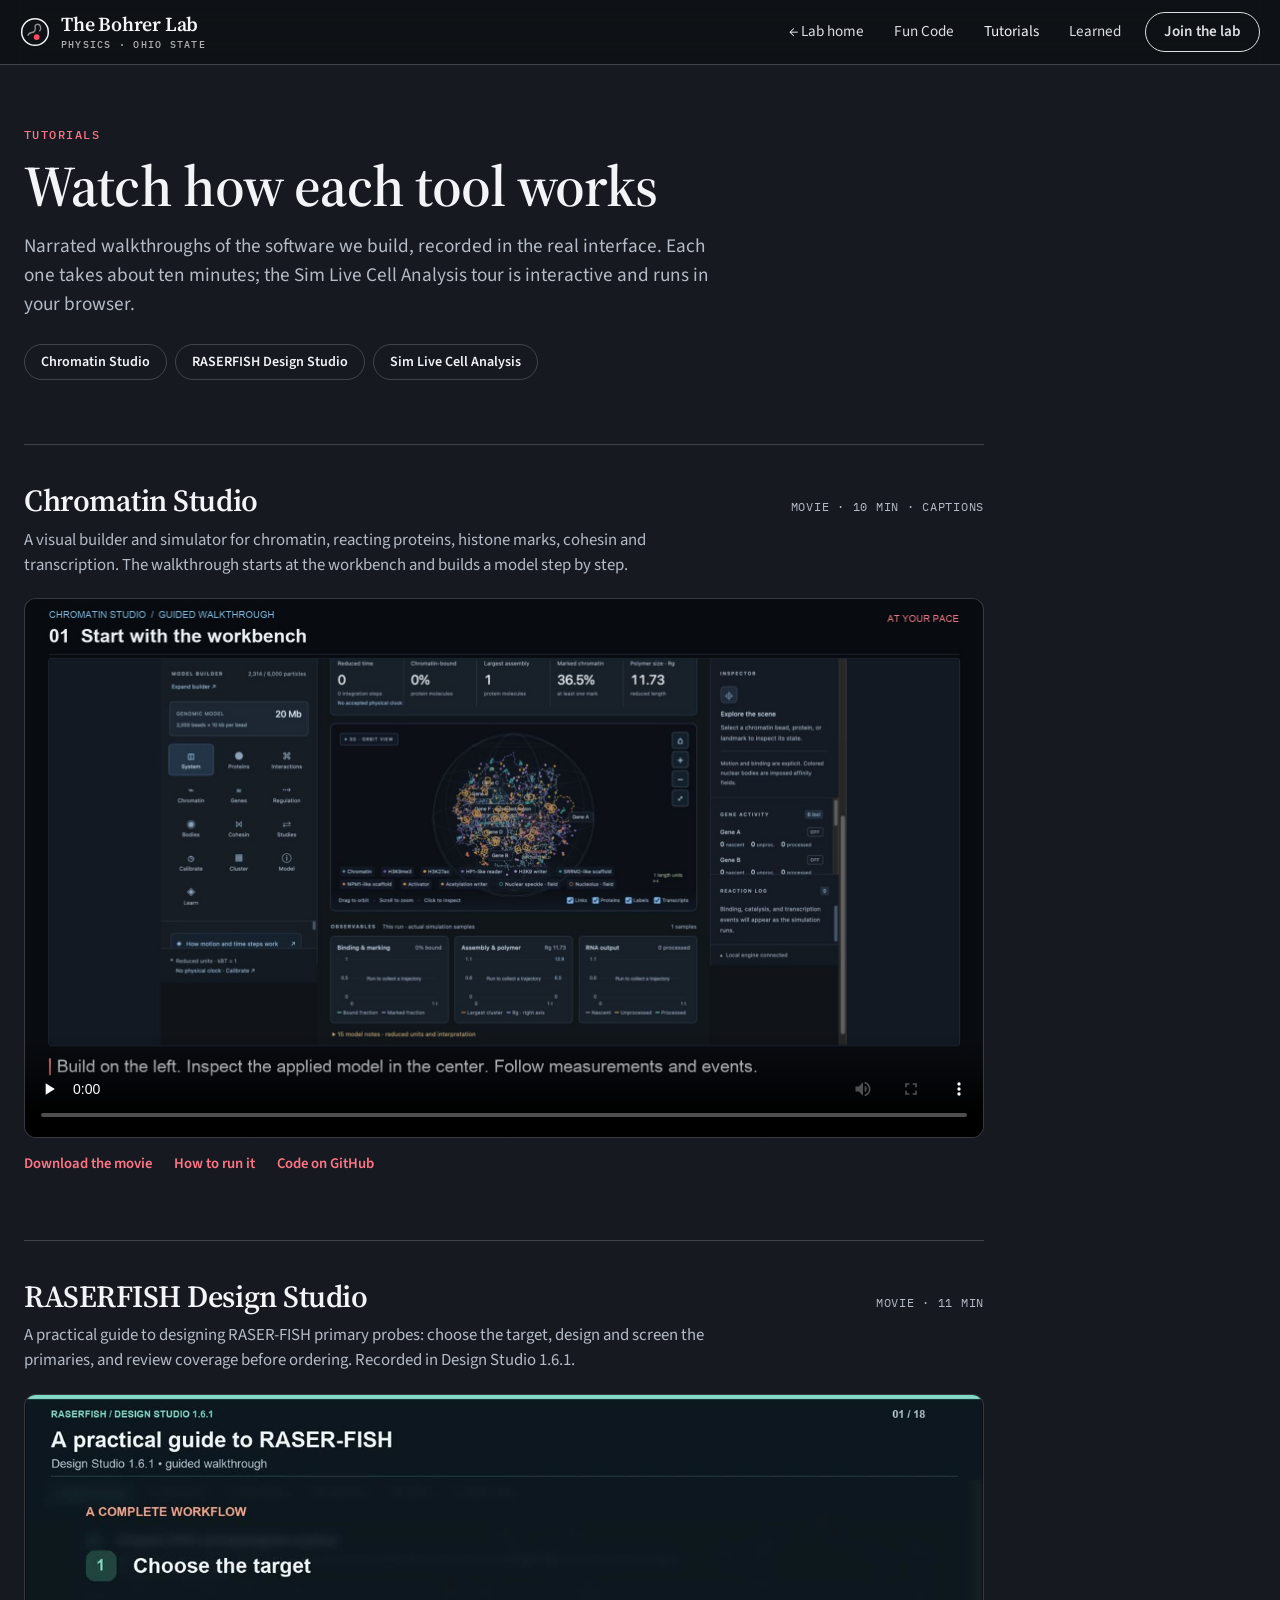
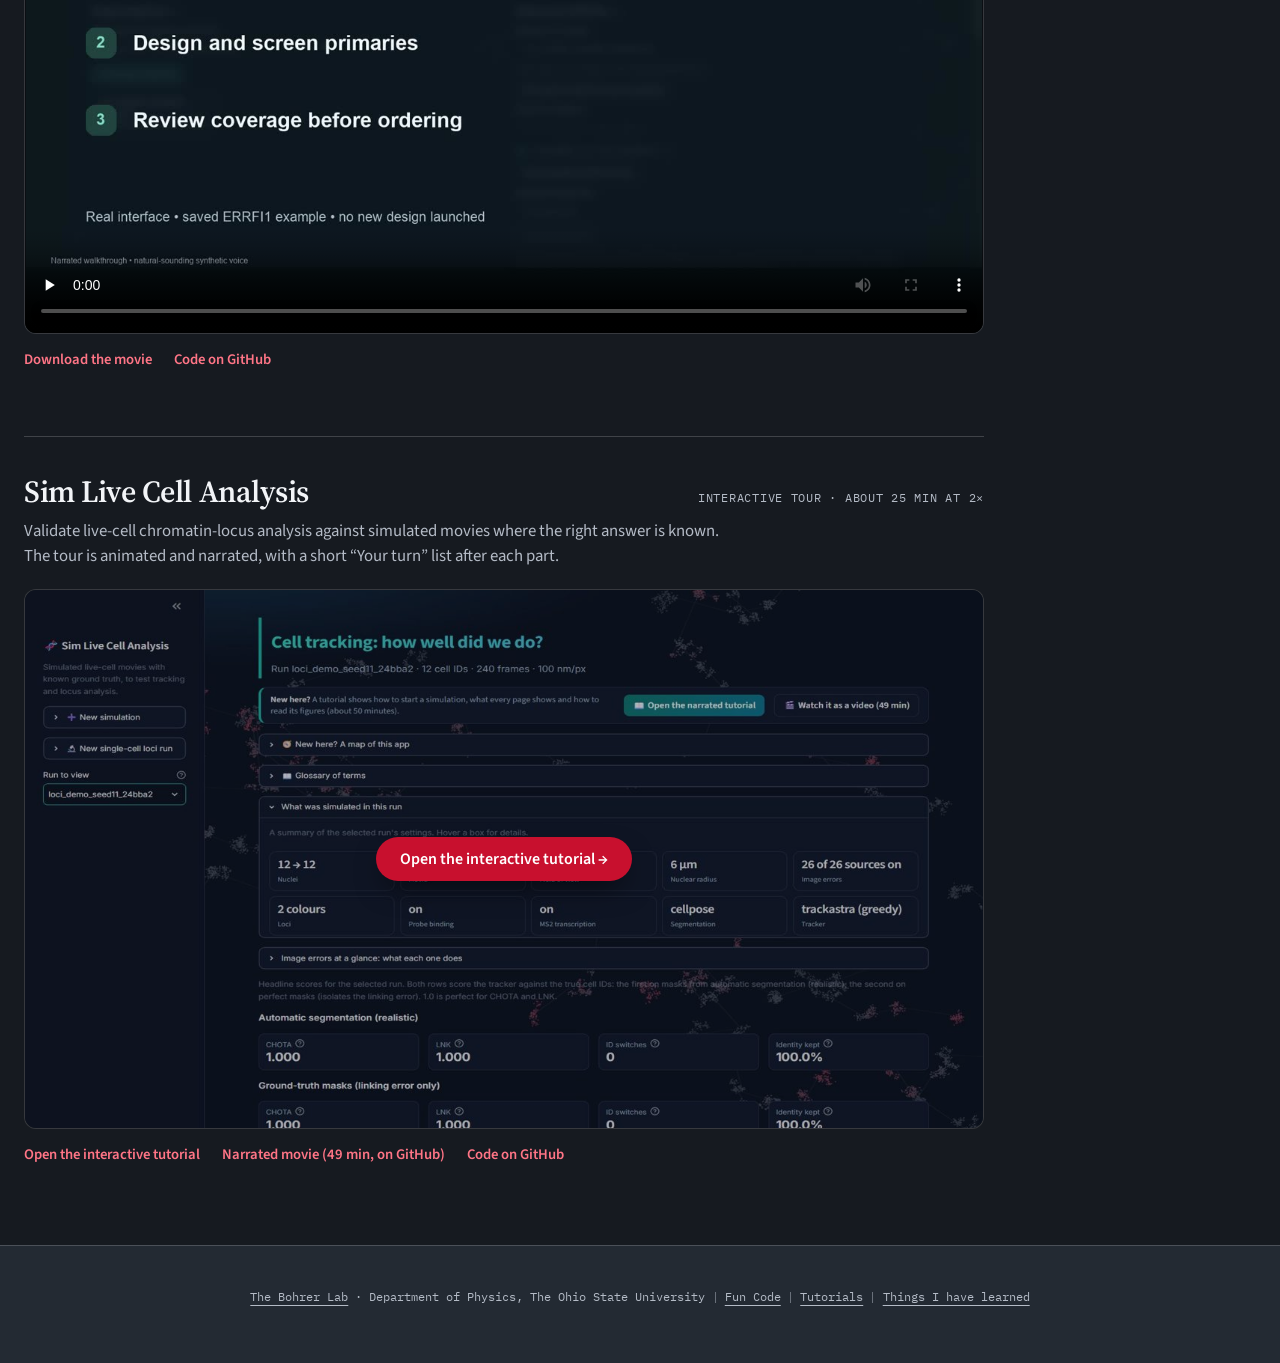
<file: tutorials.html>
<!doctype html>
<html lang="en" data-theme="dark">
<head>
<meta charset="utf-8">
<meta name="viewport" content="width=device-width, initial-scale=1, viewport-fit=cover">
<title>Tutorials | The Bohrer Lab</title>
<meta name="description" content="Narrated tutorial movies and a guided interactive tour for the software built in the Bohrer Lab at The Ohio State University.">
<link rel="canonical" href="https://chb-bohrer.github.io/tutorials.html">
<meta property="og:type" content="website">
<meta property="og:title" content="Tutorials | The Bohrer Lab">
<meta property="og:description" content="Narrated tutorial movies and a guided interactive tour for the software built in the Bohrer Lab at The Ohio State University.">
<meta property="og:url" content="https://chb-bohrer.github.io/tutorials.html">
<meta property="og:image" content="https://chb-bohrer.github.io/og-image.png">
<meta name="twitter:card" content="summary_large_image">
<meta name="theme-color" content="#11151A">
<link rel="preconnect" href="https://fonts.googleapis.com">
<link rel="preconnect" href="https://fonts.gstatic.com" crossorigin>
<link rel="preload" as="style" href="https://fonts.googleapis.com/css2?family=IBM+Plex+Mono:wght@400;500&family=Source+Sans+3:ital,wght@0,300;0,400;0,600;0,700;1,400&family=Source+Serif+4:ital,opsz,wght@0,8..60,400..700;1,8..60,400..600&display=swap">
<link rel="stylesheet" href="https://fonts.googleapis.com/css2?family=IBM+Plex+Mono:wght@400;500&family=Source+Sans+3:ital,wght@0,300;0,400;0,600;0,700;1,400&family=Source+Serif+4:ital,opsz,wght@0,8..60,400..700;1,8..60,400..600&display=swap" media="print" onload="this.media='all'">
<noscript><link rel="stylesheet" href="https://fonts.googleapis.com/css2?family=IBM+Plex+Mono:wght@400;500&family=Source+Sans+3:ital,wght@0,300;0,400;0,600;0,700;1,400&family=Source+Serif+4:ital,opsz,wght@0,8..60,400..700;1,8..60,400..600&display=swap"></noscript>
<link rel="icon" href="data:image/svg+xml,%3Csvg xmlns='http://www.w3.org/2000/svg' viewBox='0 0 32 32'%3E%3Ccircle cx='16' cy='16' r='15' fill='%2306080B'/%3E%3Ccircle cx='16' cy='16' r='11.5' fill='none' stroke='%23E6E9EE' stroke-width='1.6'/%3E%3Cpath d='M10.5 18.6c1.6-4 4.2-.9 5.6-3.6s-1.2-4.7 1.7-5.4 4.1 3.1 2.3 5.2' fill='none' stroke='%23E6E9EE' stroke-width='1.4' stroke-linecap='round' opacity='.65'/%3E%3Ccircle cx='17.6' cy='20' r='2.6' fill='%23FF4A62'/%3E%3C/svg%3E">
<link rel="apple-touch-icon" href="/apple-touch-icon.png">
<link rel="stylesheet" href="/assets/pages.css">
<link rel="stylesheet" href="/assets/components.css">
</head>
<body>
<script src="/assets/chrome.js"></script>
<main id="main" class="pg">
  <p class="pg-eyebrow">Tutorials</p>
  <h1>Watch how each tool works</h1>
  <p class="pg-lede">Narrated walkthroughs of the software we build, recorded in the real interface. Each one takes about ten minutes; the Sim Live Cell Analysis tour is interactive and runs in your browser.</p>
  <nav class="tut-toc" aria-label="Tutorials on this page">
    <a href="#chromatin-studio">Chromatin Studio</a>
    <a href="#raserfish-design-studio">RASERFISH Design Studio</a>
    <a href="#sim-live-cell-analysis">Sim Live Cell Analysis</a>
  </nav>

  <section class="tut" id="chromatin-studio" aria-labelledby="t-cs">
    <div class="tut-head"><h2 id="t-cs">Chromatin Studio</h2><span class="tut-len">Movie &middot; 10 min &middot; captions</span></div>
    <p class="tut-sub">A visual builder and simulator for chromatin, reacting proteins, histone marks, cohesin and transcription. The walkthrough starts at the workbench and builds a model step by step.</p>
    <video class="tut-video" controls preload="none" playsinline poster="/tutorials/chromatin-studio/poster.jpg">
      <source src="/tutorials/chromatin-studio/tutorial.mp4" type="video/mp4">
      <track kind="captions" srclang="en" label="English" src="/tutorials/chromatin-studio/captions.vtt" default>
      <a href="/tutorials/chromatin-studio/tutorial.mp4">Download the Chromatin Studio tutorial (MP4)</a>
    </video>
    <p class="tut-links"><a href="/tutorials/chromatin-studio/tutorial.mp4" download>Download the movie</a><a href="https://github.com/CHB-Bohrer/chromatin-studio#readme" target="_blank" rel="noopener">How to run it</a><a href="https://github.com/CHB-Bohrer/chromatin-studio" target="_blank" rel="noopener">Code on GitHub</a></p>
  </section>

  <section class="tut" id="raserfish-design-studio" aria-labelledby="t-rf">
    <div class="tut-head"><h2 id="t-rf">RASERFISH Design Studio</h2><span class="tut-len">Movie &middot; 11 min</span></div>
    <p class="tut-sub">A practical guide to designing RASER-FISH primary probes: choose the target, design and screen the primaries, and review coverage before ordering. Recorded in Design Studio 1.6.1.</p>
    <video class="tut-video" controls preload="none" playsinline poster="/tutorials/raserfish-design-studio/poster.jpg">
      <source src="/tutorials/raserfish-design-studio/tutorial.mp4" type="video/mp4">
      <a href="/tutorials/raserfish-design-studio/tutorial.mp4">Download the RASERFISH Design Studio tutorial (MP4)</a>
    </video>
    <p class="tut-links"><a href="/tutorials/raserfish-design-studio/tutorial.mp4" download>Download the movie</a><a href="https://github.com/CHB-Bohrer/RASERFISH-Design-Studio" target="_blank" rel="noopener">Code on GitHub</a></p>
  </section>

  <section class="tut" id="sim-live-cell-analysis" aria-labelledby="t-sl">
    <div class="tut-head"><h2 id="t-sl">Sim Live Cell Analysis</h2><span class="tut-len">Interactive tour &middot; about 25 min at 2&times;</span></div>
    <p class="tut-sub">Validate live-cell chromatin-locus analysis against simulated movies where the right answer is known. The tour is animated and narrated, with a short &ldquo;Your turn&rdquo; list after each part.</p>
    <a class="tut-poster" href="/tutorials/sim-live-cell-analysis/index.html"><img src="/tutorials/sim-live-cell-analysis/poster.jpg" alt="The Sim Live Cell Analysis dashboard, showing cell-tracking scores for a simulated run" width="1280" height="720" loading="lazy"><span class="tut-play">Open the interactive tutorial &rarr;</span></a>
    <p class="tut-links"><a href="/tutorials/sim-live-cell-analysis/index.html">Open the interactive tutorial</a><a href="https://github.com/CHB-Bohrer/Sim_Live_Cell_Analysis/releases/tag/tutorial-video-2026-10-25" target="_blank" rel="noopener">Narrated movie (49 min, on GitHub)</a><a href="https://github.com/CHB-Bohrer/Sim_Live_Cell_Analysis" target="_blank" rel="noopener">Code on GitHub</a></p>
  </section>
</main>
<script src="/assets/common.js"></script>
</body>
</html>
</file>
<file: assets/components.css>
/* Components shared by the home page teaser, the Projects hub, the per-project status pages
   and the "Learned" page. Prefixes: pj- (projects), ln- (learned). Uses the site's own colour variables. */

:root{
  --st-built:#53C98C; --st-part:#F0B84A; --st-plan:#9AA3B2;
  --st-built-bg:rgba(83,201,140,.13); --st-part-bg:rgba(240,184,74,.13); --st-plan-bg:rgba(154,163,178,.11);
}
:root[data-theme="light"]{
  --st-built:#1F7A4B; --st-part:#8A5A00; --st-plan:#5A6370;
  --st-built-bg:rgba(31,122,75,.10); --st-part-bg:rgba(138,90,0,.10); --st-plan-bg:rgba(90,99,112,.09);
}

/* ---------- status pills: colour AND shape AND word, never colour alone ---------- */
.pj-state{display:inline-flex;align-items:center;gap:7px;font:500 .72rem/1 var(--mono);letter-spacing:.07em;text-transform:uppercase;padding:6px 10px;border-radius:2em;white-space:nowrap;border:1.5px solid currentColor}
.pj-state::before{content:"";width:9px;height:9px;border-radius:50%;background:currentColor;flex:none}
.pj-state[data-state="built"]{color:var(--st-built);background:var(--st-built-bg)}
.pj-state[data-state="partial"]{color:var(--st-part);background:var(--st-part-bg);border-style:dashed}
.pj-state[data-state="partial"]::before{background:linear-gradient(90deg,currentColor 50%,transparent 50%);box-shadow:inset 0 0 0 1.5px currentColor}
.pj-state[data-state="planned"]{color:var(--st-plan);background:var(--st-plan-bg);border-style:dotted}
.pj-state[data-state="planned"]::before{background:transparent;box-shadow:inset 0 0 0 1.5px currentColor}
.pj-stage{font:500 .72rem/1 var(--mono);letter-spacing:.07em;text-transform:uppercase;color:var(--mut);padding:6px 10px;border:1px solid var(--line);border-radius:2em;white-space:nowrap}

/* ---------- segmented progress strip (one segment per item) ---------- */
.pj-strip{display:flex;gap:3px;height:10px}
.pj-strip i{flex:1;min-width:6px;border-radius:2px;background:var(--st-plan);opacity:.45}
.pj-strip i[data-state="built"]{background:var(--st-built);opacity:1}
.pj-strip i[data-state="partial"]{background:repeating-linear-gradient(135deg,var(--st-part) 0 4px,transparent 4px 7px);box-shadow:inset 0 0 0 1px var(--st-part);opacity:1}
.pj-counts{display:flex;flex-wrap:wrap;gap:4px 14px;font:400 .78rem/1.4 var(--mono);color:var(--mut)}
.pj-counts b{font-weight:500;color:var(--ink)}

/* ---------- hub: filters + cards ---------- */
.pj-filters{display:flex;flex-wrap:wrap;gap:8px;margin:26px 0 34px}
.pj-body{margin-top:34px}
.pj-chip{font:600 .88rem/1 var(--sans);padding:10px 16px;border-radius:2em;border:1.5px solid var(--line);background:transparent;color:var(--ink);cursor:pointer;transition:background-color .15s,border-color .15s,color .15s}
.pj-chip:hover{border-color:var(--ink)}
.pj-chip[aria-pressed="true"]{background:var(--ink);color:var(--b1);border-color:var(--ink)}
.pj-group+.pj-group{margin-top:clamp(36px,4vw,56px)}
.pj-group>h2{font-size:clamp(1.35rem,2vw,1.8rem);padding-bottom:12px;margin-bottom:20px;border-bottom:1px solid var(--line)}
.pj-group>h2 small{display:block;margin-top:6px;font:400 .98rem/1.45 var(--sans);color:var(--mut);letter-spacing:0}
.pj-grid{display:grid;grid-template-columns:repeat(auto-fill,minmax(min(100%,330px),1fr));gap:20px}
.pj-card{position:relative;display:flex;flex-direction:column;gap:14px;padding:22px 22px 20px;border:1px solid var(--line);border-radius:14px;background:var(--b4);transition:border-color .15s,transform .15s,box-shadow .15s}
.pj-card:hover,.pj-card:focus-within{border-color:var(--acc);transform:translateY(-2px);box-shadow:0 14px 34px rgba(0,0,0,.16)}
.pj-card .pj-top{display:flex;justify-content:space-between;align-items:center;gap:10px;flex-wrap:wrap}
.pj-card h3{font:600 1.42rem/1.15 var(--serif);letter-spacing:-.01em}
.pj-card h3 a{text-decoration:none}
.pj-card h3 a::after{content:"";position:absolute;inset:0;border-radius:14px}
.pj-card p.pj-tagline{color:var(--mut);font-size:1rem;line-height:1.5}
.pj-card .pj-meta{display:flex;flex-wrap:wrap;gap:6px 14px;font:400 .76rem/1.4 var(--mono);color:var(--mut);margin-top:auto}
.pj-card .pj-links{position:relative;z-index:1;display:flex;flex-wrap:wrap;gap:8px 18px;font-size:.92rem;font-weight:600}
.pj-card .pj-links a{text-decoration:none;color:var(--acc)}
.pj-card .pj-links a.pj-go{padding:8px 15px;border:1.5px solid var(--acc);border-radius:2em;transition:background-color .15s,color .15s}
.pj-card .pj-links a.pj-go:hover,.pj-card .pj-links a.pj-go:focus-visible{background:var(--acc);color:#fff}
.pj-card .pj-links a:hover{text-decoration:underline}
.pj-tags{display:flex;flex-wrap:wrap;gap:6px}
.pj-tags span{font:400 .72rem/1 var(--mono);color:var(--mut);padding:5px 8px;border-radius:6px;background:rgba(127,127,127,.14)}
.pj-empty{color:var(--mut);padding:24px 0}

/* ---------- project page: hero extras ---------- */
.pj-hero-meta{display:flex;flex-wrap:wrap;gap:10px 12px;align-items:center;margin-bottom:1.1rem}
.pj-asof{font:400 .78rem/1.4 var(--mono);color:var(--mut)}

/* key numbers */
.pj-facts{display:grid;grid-template-columns:repeat(auto-fit,minmax(min(100%,200px),1fr));gap:14px}
.pj-fact{padding:18px 18px 16px;border:1px solid var(--line);border-radius:12px;background:var(--b4)}
.pj-fact b{display:block;font:600 2rem/1.05 var(--serif);letter-spacing:-.02em}
.pj-fact span{display:block;margin-top:8px;font-size:.92rem;line-height:1.4;color:var(--mut)}

/* ---------- project page: where it stands ---------- */
.pj-board{margin-top:6px}
.pj-keybar{display:flex;flex-wrap:wrap;gap:10px;align-items:center;margin:0 0 20px}
.pj-keybar button{all:unset;cursor:pointer;border-radius:2em}
.pj-keybar button:focus-visible{outline:3px solid var(--acc);outline-offset:3px}
.pj-keybar button[aria-pressed="true"] .pj-state{filter:brightness(1.25);box-shadow:0 0 0 3px var(--line)}
.pj-keybar .pj-hint{font-size:.88rem;color:var(--mut);margin-left:6px}
.pj-phases{display:grid;grid-template-columns:repeat(auto-fit,minmax(min(100%,270px),1fr));gap:18px;align-items:start;list-style:none;margin:0;padding:0}
.pj-phase{position:relative;border:1px solid var(--line);border-radius:14px;padding:18px 16px 14px;background:var(--b4)}
.pj-phase>h3{font:600 1.08rem/1.25 var(--serif);margin-bottom:4px}
.pj-phase>p{font-size:.88rem;color:var(--mut);line-height:1.45;margin-bottom:12px}
.pj-phase+.pj-phase::before{content:"\2192";position:absolute;left:-17px;top:20px;width:16px;text-align:center;color:var(--mut);font-size:1rem}
.pj-nodes{list-style:none;margin:0;padding:0;display:flex;flex-direction:column;gap:8px}
.pj-node{border-radius:10px;border:1.5px solid var(--line);background:var(--b1);overflow:hidden;transition:opacity .2s}
.pj-node[data-state="built"]{border-color:var(--st-built)}
.pj-node[data-state="partial"]{border-color:var(--st-part);border-style:dashed}
.pj-node[data-state="planned"]{border-color:var(--st-plan);border-style:dotted}
.pj-node.dim{opacity:.28}
.pj-node button{all:unset;box-sizing:border-box;display:flex;width:100%;gap:10px;align-items:flex-start;padding:10px 12px;cursor:pointer;font-size:.95rem;line-height:1.35}
.pj-node button:focus-visible{outline:3px solid var(--acc);outline-offset:-3px}
.pj-node .pj-dot{flex:none;width:11px;height:11px;margin-top:.32em;border-radius:50%;border:2px solid currentColor}
.pj-node[data-state="built"] .pj-dot{color:var(--st-built);background:currentColor}
.pj-node[data-state="partial"] .pj-dot{color:var(--st-part);background:linear-gradient(90deg,currentColor 50%,transparent 50%)}
.pj-node[data-state="planned"] .pj-dot{color:var(--st-plan)}
.pj-node .pj-nm{flex:1}
.pj-node .pj-lb{display:block;margin-top:3px;font:500 .66rem/1 var(--mono);letter-spacing:.07em;text-transform:uppercase;color:var(--mut)}
.pj-node .pj-chev{flex:none;color:var(--mut);transition:transform .2s;margin-top:.1em}
.pj-node button[aria-expanded="true"] .pj-chev{transform:rotate(90deg)}
.pj-node .pj-note{padding:0 12px 12px 33px;font-size:.88rem;line-height:1.5;color:var(--mut)}
.pj-node .pj-note a{color:var(--acc)}

/* two-column lists (works / limits) */
.pj-two{display:grid;grid-template-columns:repeat(auto-fit,minmax(min(100%,340px),1fr));gap:22px}
.pj-list{border:1px solid var(--line);border-radius:14px;padding:20px 22px;background:var(--b4)}
.pj-list h3{font:600 1.2rem/1.2 var(--serif);margin-bottom:10px}
.pj-list ul{margin:0;padding-left:1.15em;display:flex;flex-direction:column;gap:9px;font-size:.98rem;line-height:1.5}
.pj-list li::marker{color:var(--acc)}

/* gallery */
.pj-gallery{display:grid;grid-template-columns:repeat(auto-fill,minmax(min(100%,300px),1fr));gap:16px;margin:0;padding:0;list-style:none}
.pj-gallery figure{margin:0;border:1px solid var(--line);border-radius:12px;overflow:hidden;background:var(--b4)}
.pj-gallery img{display:block;width:100%;aspect-ratio:16/10;object-fit:cover;object-position:top left;background:var(--b3)}
.pj-gallery figcaption{padding:10px 14px 12px;font-size:.88rem;line-height:1.45;color:var(--mut)}

/* recent activity */
.pj-feed{list-style:none;margin:0;padding:0;border:1px solid var(--line);border-radius:14px;background:var(--b4)}
.pj-feed li{display:grid;grid-template-columns:7.5rem minmax(0,1fr);gap:4px 18px;padding:13px 18px;border-top:1px solid var(--line)}
.pj-feed li:first-child{border-top:0}
.pj-feed time{font:400 .78rem/1.6 var(--mono);color:var(--mut)}
.pj-feed a{text-decoration:none}
.pj-feed a:hover{text-decoration:underline}
.pj-feed-note{margin-top:10px;font-size:.84rem;color:var(--mut)}
@media (max-width:560px){.pj-feed li{grid-template-columns:1fr}.pj-phase+.pj-phase::before{display:none}}

/* ---------- "Learned" ---------- */
.ln-tools{display:flex;flex-wrap:wrap;gap:12px;align-items:center;margin:28px 0 8px}
.ln-search{flex:1 1 16rem;max-width:26rem;height:2.9em;padding:0 1.2em;border-radius:3em;border:1.5px solid var(--line);background:transparent;color:var(--ink);font:400 1rem/1 var(--sans)}
.ln-search::placeholder{color:var(--mut)}
.ln-search:focus{outline:3px solid var(--acc);outline-offset:2px;border-color:transparent}
.ln-tags{display:flex;flex-wrap:wrap;gap:8px;margin:14px 0 4px}
.ln-count{font:400 .8rem/1.4 var(--mono);color:var(--mut);margin:14px 0 0}
.ln-month{font:500 .8rem/1 var(--mono);letter-spacing:.1em;text-transform:uppercase;color:var(--acc);margin:38px 0 6px;padding-bottom:10px;border-bottom:1px solid var(--line)}
.ln-list{list-style:none;margin:0;padding:0}
.ln-item{display:grid;grid-template-columns:6.2rem minmax(0,1fr);gap:4px 20px;padding:16px 0;border-bottom:1px solid var(--line)}
.ln-item time{font:400 .8rem/1.9 var(--mono);color:var(--mut);white-space:nowrap}
.ln-item .tx{font-size:1.12rem;line-height:1.55;max-width:46rem}
.ln-item .tx a{color:var(--acc)}
.ln-item .tg{display:flex;flex-wrap:wrap;gap:6px;margin-top:8px}
.ln-item .tg button{all:unset;cursor:pointer;font:400 .74rem/1 var(--mono);color:var(--mut);padding:5px 8px;border-radius:6px;background:rgba(127,127,127,.14)}
.ln-item .tg button:hover{color:var(--ink)}
.ln-item .tg button:focus-visible{outline:3px solid var(--acc);outline-offset:2px}
.ln-item.flash{animation:ln-flash 1.6s ease}
@keyframes ln-flash{0%,30%{background:rgba(255,117,134,.18)}100%{background:transparent}}
@media (max-width:560px){.ln-item{grid-template-columns:1fr}}
.ln-howto{margin-top:34px;border:1px dashed var(--line);border-radius:14px;padding:18px 22px}
.ln-howto summary{cursor:pointer;font-weight:600}
.ln-howto pre{margin:14px 0 0;padding:14px 16px;border-radius:10px;background:var(--b3);overflow:auto;font:400 .84rem/1.6 var(--mono);white-space:pre-wrap}
.ln-howto p{margin-top:12px;color:var(--mut);font-size:.98rem}

/* the random-fact box on the home page, now fed by the Learned page */
.proof .t .ln-src{display:block;margin-top:8px;font:400 .76rem/1.3 var(--mono);color:var(--mut)}
.proof .t a{color:var(--acc)}
.proof .ln-row{display:flex;flex-wrap:wrap;gap:10px 18px;align-items:center;margin-top:16px}
.proof .ln-row .btn{margin-top:0}
.proof .ln-row a.ln-more{font-size:.92rem;font-weight:600;color:var(--acc);text-decoration:none}
.proof .ln-row a.ln-more:hover{text-decoration:underline}

@media (prefers-reduced-motion:reduce){.pj-card,.pj-node,.pj-node .pj-chev{transition:none}.pj-card:hover{transform:none}.ln-item.flash{animation:none}}

/* ---------- tutorials page ---------- */
.pg-lede a{color:var(--acc)}
.tut-toc{display:flex;flex-wrap:wrap;gap:8px;margin:26px 0 0}
.tut-toc a{font:600 .88rem/1 var(--sans);padding:10px 16px;border-radius:2em;border:1.5px solid var(--line);text-decoration:none;color:var(--ink);transition:border-color .15s}
.tut-toc a:hover{border-color:var(--ink)}
.tut{max-width:60rem;margin-top:clamp(40px,5vw,64px);padding-top:clamp(28px,3vw,40px);border-top:1px solid var(--line);scroll-margin-top:84px}
.tut-head{display:flex;flex-wrap:wrap;align-items:baseline;justify-content:space-between;gap:8px 20px}
.tut-head h2{font-size:clamp(1.5rem,2.4vw,2rem)}
.tut-len{font:400 .76rem/1.4 var(--mono);letter-spacing:.06em;text-transform:uppercase;color:var(--mut)}
.tut-sub{margin-top:.7rem;max-width:44rem;color:var(--mut);font-size:1.05rem;line-height:1.5}
.tut-video,.tut-poster{display:block;width:100%;margin-top:20px;aspect-ratio:16/9;border-radius:12px;border:1px solid var(--line);background:#0B0E13;overflow:hidden}
.tut-poster{position:relative;text-decoration:none}
.tut-poster img{display:block;width:100%;height:100%;object-fit:cover;opacity:.72;transition:opacity .2s}
.tut-poster:hover img,.tut-poster:focus-visible img{opacity:.9}
.tut-play{position:absolute;left:50%;top:50%;transform:translate(-50%,-50%);padding:14px 24px;border-radius:2em;background:var(--btn,#C8102E);color:#fff;font:600 1rem/1 var(--sans);white-space:nowrap;box-shadow:0 12px 30px -10px rgba(0,0,0,.7)}
.tut-links{display:flex;flex-wrap:wrap;gap:8px 22px;margin-top:14px;font-size:.92rem;font-weight:600}
.tut-links a{color:var(--acc);text-decoration:none}
.tut-links a:hover{text-decoration:underline}
</file>
<file: assets/vibe.css>
/* Visual layer added on top of the site's base styles: depth, light, motion.
   Everything here is presentation only. Delete this file's <link> and assets/vibe.js to get the plainer look back. */
:root{--ease:cubic-bezier(.2,.7,.2,1);--glow:255,90,116}

/* ---------- film grain over the whole page, so flat colour areas get some texture ---------- */
body::after{content:"";position:fixed;inset:0;z-index:60;pointer-events:none;opacity:.07;mix-blend-mode:overlay;
  background-image:url("data:image/svg+xml,%3Csvg xmlns='http://www.w3.org/2000/svg' width='220' height='220'%3E%3Cfilter id='n'%3E%3CfeTurbulence type='fractalNoise' baseFrequency='.9' numOctaves='2' stitchTiles='stitch'/%3E%3CfeColorMatrix values='0 0 0 0 1 0 0 0 0 1 0 0 0 0 1 0 0 0 .9 0'/%3E%3C/filter%3E%3Crect width='100%25' height='100%25' filter='url(%23n)'/%3E%3C/svg%3E")}
@media print{body::after{display:none}}

/* ---------- reading progress: a thin line along the top edge ---------- */
#sprog{position:fixed;inset:0 0 auto 0;height:2px;z-index:70;pointer-events:none;transform-origin:0 50%;transform:scaleX(var(--p,0));
  background:linear-gradient(90deg,#C8102E,#FF5A74 70%,#FFC2CB);box-shadow:0 0 12px rgba(var(--glow),.7)}

/* ---------- scrollbar and selection ---------- */
html{scrollbar-color:rgba(127,127,127,.45) transparent;scrollbar-width:thin}

/* ---------- header: once past the banner it becomes a floating glass capsule (wide screens only) ---------- */
@media (min-width:921px){
  #hdr{transition:background-color .35s,box-shadow .35s,color .35s,top .45s var(--ease),width .45s var(--ease),height .45s var(--ease),border-radius .45s var(--ease);top:0;width:100%;margin-inline:auto;border-radius:0}
  #hdr:not(.alt){top:10px;width:min(1240px,calc(100% - 28px));height:58px;border-radius:999px;padding-inline:22px 10px;
    background:color-mix(in srgb,var(--b4) 72%,transparent);-webkit-backdrop-filter:blur(18px) saturate(1.5);backdrop-filter:blur(18px) saturate(1.5);
    box-shadow:0 0 0 1px var(--line),inset 0 1px 0 rgba(255,255,255,.09),0 22px 44px -22px rgba(0,0,0,.55)}
  #hdr:not(.alt) .logo .ls{display:none}
  #hdr:not(.alt) #menu a{padding-block:10px}
  #hdr:not(.alt) #menu a[aria-current="true"]{box-shadow:none;border-radius:3em;background:rgba(127,127,127,.2)}
  #hdr:not(.alt) #menu a.pill{background:var(--btn);border-color:var(--btn);color:#fff}
}
#menu a.pill{transition:background-color .2s,border-color .2s,color .2s,box-shadow .3s}
#menu a.pill:hover{box-shadow:0 8px 26px -8px rgba(200,16,46,.8)}

/* ---------- banner: larger headline, lit italic line, staged entrance ---------- */
#banner h1{font-size:clamp(2.45rem,7.6vw,6.4rem);line-height:.98;letter-spacing:-.03em}
#banner h1 em{display:block;padding:0 .08em .12em;font-weight:400;text-shadow:none;
  background:linear-gradient(100deg,#fff 8%,#FFD3DA 42%,#FF6E86 88%);-webkit-background-clip:text;background-clip:text;color:transparent;-webkit-text-fill-color:transparent;
  filter:drop-shadow(0 2px 22px rgba(0,0,0,.65)) drop-shadow(0 0 34px rgba(var(--glow),.28))}
#banner .sub{max-width:36rem}
@media (min-width:621px){.eyebrow{display:inline-flex;align-items:center;gap:0;padding:8px 16px 8px 13px;border-radius:999px;border:1px solid rgba(255,255,255,.2);background:rgba(10,13,18,.42);-webkit-backdrop-filter:blur(8px);backdrop-filter:blur(8px);margin-bottom:1.9rem}}
.eyebrow .dot{animation:pulse 2.4s ease-in-out infinite}
@keyframes pulse{0%,100%{box-shadow:0 0 0 3px rgba(255,74,98,.25)}50%{box-shadow:0 0 0 8px rgba(255,74,98,0)}}
#banner::before{content:"";position:absolute;inset:auto 0 0 0;height:22%;z-index:-1;background:linear-gradient(180deg,transparent,rgba(6,8,11,.85))}
.b-pause{-webkit-backdrop-filter:blur(8px);backdrop-filter:blur(8px);background:rgba(10,13,18,.4)!important;transition:border-color .2s,background-color .2s,transform .2s var(--ease)}
.b-pause:hover{transform:translateY(-2px)}
.js .b-in > *{animation:rise 1.1s var(--ease) both}
.js .b-in > :nth-child(2){animation-delay:.12s}
.js .b-in > :nth-child(3){animation-delay:.3s}
@keyframes rise{from{opacity:0;transform:translateY(26px);filter:blur(8px)}to{opacity:1;transform:none;filter:none}}

/* ---------- a slow strip of the lab's vocabulary under the banner ---------- */
.ticker{position:relative;overflow:hidden;background:#06080B;color:#C9CED8;border-block:1px solid rgba(255,255,255,.1);-webkit-mask-image:linear-gradient(90deg,transparent,#000 12%,#000 88%,transparent);mask-image:linear-gradient(90deg,transparent,#000 12%,#000 88%,transparent)}
.ticker ul{display:flex;width:max-content;margin:0;padding:15px 0;list-style:none;animation:tick 60s linear infinite}
.ticker li{display:flex;align-items:center;white-space:nowrap;font:500 .76rem/1 var(--mono);letter-spacing:.16em;text-transform:uppercase}
.ticker li::after{content:"";width:6px;height:6px;margin:0 30px;border-radius:50%;background:var(--spark);opacity:.85}
.ticker:hover ul{animation-play-state:paused}
@keyframes tick{to{transform:translateX(-50%)}}

/* ---------- section heads: index number, rule that draws itself in ---------- */
main{counter-reset:sec}
.head{counter-increment:sec;position:relative;border-bottom-color:transparent}
.head h2::before{content:"0" counter(sec);display:flex;align-items:center;gap:12px;margin-bottom:1.1rem;font:500 .78rem/1 var(--mono);letter-spacing:.18em;color:var(--acc)}
.head::after{content:"";position:absolute;inset:auto 0 0 0;height:1px;background:linear-gradient(90deg,var(--acc),var(--line) 28%,var(--line));transform-origin:0 50%;transform:scaleX(1);transition:transform 1.3s var(--ease) .15s}
.js .head.rv:not(.in)::after{transform:scaleX(0)}
.content h2,.head h2{letter-spacing:-.028em}
.join-head h2{letter-spacing:-.025em}

/* ---------- scroll reveal: rise out of a slight blur, children one after another ---------- */
.js .rv{transform:translateY(28px);filter:blur(7px);transition:opacity .95s var(--ease),transform .95s var(--ease),filter .95s var(--ease)}
.js .rv.in{filter:none}
.themes > .rv:nth-child(2),.mlist > li:nth-child(2){transition-delay:.1s}
.themes > .rv:nth-child(3),.mlist > li:nth-child(3){transition-delay:.2s}
.mlist > li:nth-child(4){transition-delay:.3s}

/* ---------- panels: a light that follows the pointer along the edge, and a small lift ---------- */
.tfig,.follow,.proof,.fcard,.pj-card,.cv-card{position:relative;transition:transform .45s var(--ease),border-color .3s,box-shadow .45s var(--ease)}
.tfig::after,.follow::after,.proof::after,.fcard::after,.pj-card::after,.cv-card::after{content:"";position:absolute;inset:-1px;border-radius:inherit;pointer-events:none;opacity:0;transition:opacity .35s;
  background:radial-gradient(260px circle at var(--mx,50%) var(--my,50%),rgba(var(--glow),.75),transparent 65%);
  padding:1px;-webkit-mask:linear-gradient(#000 0 0) content-box,linear-gradient(#000 0 0);-webkit-mask-composite:xor;mask:linear-gradient(#000 0 0) content-box,linear-gradient(#000 0 0);mask-composite:exclude}
.tfig::before,.follow::before,.proof::before,.cv-card::before{content:"";position:absolute;inset:0;border-radius:inherit;pointer-events:none;opacity:0;transition:opacity .35s;
  background:radial-gradient(420px circle at var(--mx,50%) var(--my,50%),rgba(var(--glow),.09),transparent 60%)}
@media (hover:hover){
  .tfig:hover::after,.follow:hover::after,.proof:hover::after,.fcard:hover::after,.pj-card:hover::after,.cv-card:hover::after,
  .tfig:hover::before,.follow:hover::before,.proof:hover::before,.cv-card:hover::before{opacity:1}
  .tfig:hover{transform:translateY(-4px);box-shadow:0 30px 60px -30px rgba(0,0,0,.8)}
}
.tfig{box-shadow:inset 0 1px 0 rgba(255,255,255,.05),0 18px 40px -28px rgba(0,0,0,.7)}
.theme h3,.methods h3{letter-spacing:-.018em}

/* ---------- buttons: glow and a sheen passing over on hover ---------- */
.btn{position:relative;overflow:hidden;transition:background-color .2s,border-color .2s,color .2s,transform .25s var(--ease),box-shadow .3s}
.btn.special{box-shadow:0 10px 26px -12px rgba(200,16,46,.85)}
.on-red .btn.special{box-shadow:0 10px 26px -12px rgba(40,0,6,.7)}
.btn.special::before{content:"";position:absolute;inset:0;background:linear-gradient(105deg,transparent 35%,rgba(255,255,255,.34) 50%,transparent 65%);transform:translateX(-120%);transition:transform .7s var(--ease)}
@media (hover:hover){.btn:hover{transform:translateY(-2px)}.btn.special:hover::before{transform:translateX(120%)}}
.btn:active{transform:translateY(1px)}

/* ---------- red sections: more depth, framed portrait that leans toward the pointer ---------- */
#two{background-image:radial-gradient(60% 80% at 0% 100%,var(--red-hi),transparent 70%),radial-gradient(50% 70% at 100% 0%,rgba(0,0,0,.28),transparent 70%)}
#join{background:radial-gradient(70% 110% at 100% 0%,var(--red-hi),transparent 65%),radial-gradient(60% 90% at 0% 100%,rgba(0,0,0,.3),transparent 70%),var(--red)}
.spot .image.pw{background:radial-gradient(90% 70% at 50% 40%,#A3101F,#6F0711);perspective:900px}
.photo{outline:1px solid rgba(255,255,255,.38);outline-offset:10px;transform:rotateX(var(--rx,0deg)) rotateY(var(--ry,0deg));transition:transform .5s var(--ease),box-shadow .5s var(--ease);will-change:transform}
.pw:hover .photo{box-shadow:0 34px 60px -18px rgba(30,0,5,.75),0 0 0 1px rgba(255,255,255,.1)}
.path li::before{transition:transform .3s var(--ease)}
.path li:hover::before{transform:scale(1.5)}
.join-cols li{transition:padding-left .35s var(--ease)}
@media (hover:hover){.join-cols li:hover{padding-left:10px}}
.join-cols .icon{box-shadow:0 12px 24px -12px rgba(40,0,6,.7)}

/* ---------- news: each item answers the pointer ---------- */
.nitem{position:relative;transition:padding-left .35s var(--ease)}
.nitem::before{content:"";position:absolute;left:0;top:24px;bottom:24px;width:2px;background:var(--acc);transform:scaleY(0);transform-origin:50% 0;transition:transform .35s var(--ease)}
.nitem h3{transition:color .2s}
@media (hover:hover) and (min-width:621px){.nitem:hover{padding-left:18px}.nitem:hover::before{transform:scaleY(1)}.nitem:hover h3{color:var(--acc)}}
.follow{background:color-mix(in srgb,var(--b1) 55%,transparent)}

/* ---------- publications: big outlined years, rows that light up ---------- */
@media (min-width:621px){
  .yg{grid-template-columns:170px minmax(0,1fr)}
  .yg h3{font-size:clamp(2.6rem,4vw,3.9rem);font-weight:600;line-height:.9;letter-spacing:-.04em;color:transparent;-webkit-text-stroke:1px var(--mut);transition:color .4s,-webkit-text-stroke-color .4s}
  .yg:hover h3{color:var(--acc);-webkit-text-stroke-color:var(--acc)}
}
ol.refs > li{margin-inline:-14px;padding:12px 14px;border-radius:10px;transition:background-color .25s}
@media (hover:hover){ol.refs > li:hover{background:rgba(127,127,127,.09)}}
.pm-dot::before{transition:transform .25s var(--ease),background-color .15s,border-color .15s,box-shadow .25s}
.pm-dot:hover::before,.pm-dot.hl::before,.pm-dot:focus-visible::before{box-shadow:0 0 0 6px rgba(var(--glow),.2),0 0 18px rgba(var(--glow),.7)}

/* ---------- curriculum vitae: a short summary instead of an embedded PDF ---------- */
.cv-grid{display:grid;grid-template-columns:minmax(0,.9fr) minmax(0,1.4fr);gap:22px;align-items:start}
.cv-card{padding:26px 28px 28px;border:1px solid var(--line);border-radius:16px;background:color-mix(in srgb,var(--b4) 60%,transparent)}
.cv-card h3{font:600 1.45rem/1.15 var(--serif);letter-spacing:-.015em;margin-bottom:20px}
.cv-card .cv-row{grid-template-columns:118px minmax(0,1fr);gap:14px}
.cv-card .cv-row + .cv-row{padding-top:18px;border-top:1px solid var(--line)}
.cv-foot{display:flex;flex-wrap:wrap;align-items:center;gap:14px 22px;margin-top:26px}
.cv-foot p{font:400 .8rem/1.5 var(--mono);color:var(--mut)}
@media (max-width:920px){.cv-grid{grid-template-columns:1fr}}
@media (max-width:620px){.cv-card{padding:22px 20px}.cv-card .cv-row{grid-template-columns:1fr;gap:2px}}

/* ---------- footer: the lab's name, very large and only outlined ---------- */
.bigmark{max-width:84rem;margin:clamp(40px,7vw,96px) auto -28px;font:600 clamp(3.2rem,12.6vw,12.5rem)/1.02 var(--serif);letter-spacing:-.045em;white-space:nowrap;text-align:center;color:transparent;-webkit-text-stroke:1px color-mix(in srgb,var(--ink) 34%,transparent);
  -webkit-mask-image:linear-gradient(180deg,#000 25%,transparent 92%);mask-image:linear-gradient(180deg,#000 25%,transparent 92%);-webkit-user-select:none;user-select:none}
.bigmark + .legal{margin-top:0}
@media (max-width:620px){.bigmark{margin-bottom:-8px}}
.social a{transition:background-color .2s,border-color .2s,color .2s,transform .3s var(--ease),box-shadow .3s}
@media (hover:hover){.social a:hover{transform:translateY(-3px);box-shadow:0 10px 22px -10px rgba(200,16,46,.9)}}

/* ---------- sub-pages (Fun Code, Learned, project pages) share the header id; keep theirs a plain bar ---------- */
#hdr:has(.hnav){top:0!important;width:100%!important;height:auto;border-radius:0!important}

@media (prefers-reduced-motion:reduce){
  .ticker ul,.eyebrow .dot,.js .b-in > *{animation:none}
  .js .rv{filter:none}
  .photo{transform:none}
  .js .head.rv:not(.in)::after{transform:none}
}
@media print{#sprog,.ticker,.bigmark{display:none!important}}

/* ==========================================================================
   Restraint pass (Nov 2026): the same layout and content, with the showier effects turned down
   so the page reads as a faculty lab site first. Delete this block to get the louder look back.
   ========================================================================== */
/* no film grain; the reading-progress line is a flat hairline */
body::after{display:none}
#sprog{height:2px;background:var(--btn);box-shadow:none}

/* banner: headline back to a measured size, the italic line in plain white, no pulsing dot */
#banner h1{font-size:clamp(2.4rem,6vw,4.9rem);line-height:1.04;letter-spacing:-.022em}
#banner h1 em{background:none;-webkit-background-clip:border-box;background-clip:border-box;color:#fff;-webkit-text-fill-color:currentColor;filter:none;text-shadow:0 2px 28px rgba(0,0,0,.7);padding:0 0 .08em}
.eyebrow .dot{animation:none}
.js .b-in > *{animation-name:rise-plain;animation-duration:.7s}
@keyframes rise-plain{from{opacity:0;transform:translateY(12px)}to{opacity:1;transform:none}}

/* scroll reveal: a short fade, no blur */
.js .rv{transform:translateY(12px);filter:none;transition:opacity .5s ease,transform .5s ease}

/* panels and buttons: no pointer-following light, sheen, glow or lift */
.tfig::after,.follow::after,.proof::after,.fcard::after,.pj-card::after,.cv-card::after,
.tfig::before,.follow::before,.proof::before,.cv-card::before,.btn.special::before{display:none}
.tfig:hover,.btn:hover,.b-pause:hover,.social a:hover{transform:none}
.tfig:hover{box-shadow:inset 0 1px 0 rgba(255,255,255,.05),0 18px 40px -28px rgba(0,0,0,.7)}
.btn.special,.on-red .btn.special,.join-cols .icon,.social a:hover,#menu a.pill:hover{box-shadow:none}
.pm-dot:hover::before,.pm-dot.hl::before,.pm-dot:focus-visible::before{box-shadow:0 0 0 5px rgba(var(--glow),.22)}

/* scarlet sections: a deeper, flatter scarlet; the portrait sits still in a plain frame */
:root{--red:#8E101E;--red-hi:#9C1524}
#two{background-image:none}
#join{background:var(--red)}
.spot .image.pw{background:#7A0D19;perspective:none}
.photo{transform:none!important;outline-color:rgba(255,255,255,.28)}
.pw:hover .photo{box-shadow:none}
.path li:hover::before{transform:none}
@media (hover:hover){.join-cols li:hover{padding-left:0}}
@media (hover:hover) and (min-width:621px){.nitem:hover{padding-left:0}.nitem:hover::before{transform:scaleY(0)}}

/* publications: solid, modest year labels instead of large outlined numerals */
@media (min-width:621px){
  .yg{grid-template-columns:96px minmax(0,1fr)}
  .yg h3,.yg:hover h3{font-size:1.6rem;font-weight:500;line-height:1.2;letter-spacing:-.01em;color:var(--mut);-webkit-text-stroke:0}
}

/* footer: no oversized outlined wordmark */
.bigmark{display:none}
.bigmark + .legal{margin-top:64px}
</file>
<file: assets/pages.css>
/* Base styles for the lab's sub-pages (projects, learned, per-project status pages).
   Same palette, type and header as the home page and start.html. */
:root{
  --b1:#F2F3F5; --b3:#E3E7EC; --b4:#FFFFFF; --bp:#F7F8F9; --bcv:#EBEEF1; --bf:#E3E6EA; --menu:#FFFFFF;
  --red:#A50E1C; --btn:#BB0000; --acc:#B10012;
  --ink:#15181C; --mut:#4F5762; --line:rgba(20,24,28,.18);
  --hdr:rgba(255,255,255,.94); --hdrink:#15181C;
  --f1:#98A2AE; --f2:#7A8594; --f3:#BB0000; --fline:rgba(20,24,28,.10); --falpha:.5;
  --sans:"Source Sans 3","Source Sans Pro",system-ui,-apple-system,"Segoe UI",Roboto,sans-serif;
  --serif:"Source Serif 4","Source Serif Pro",Georgia,"Times New Roman",serif;
  --mono:"IBM Plex Mono",ui-monospace,Menlo,Consolas,monospace;
  --spark:#FF4A62;
  color-scheme:light;
  box-sizing:border-box;
  padding-top:env(safe-area-inset-top,0px);
  padding-bottom:env(safe-area-inset-bottom,0px);
}
@media (prefers-color-scheme:dark){
  :root:not([data-theme="light"]){
    --b1:#161A20; --b3:#232A33; --b4:#11151A; --bp:#161A20; --bcv:#1D232B; --bf:#0B0D10; --menu:#161A20;
    --btn:#C8102E; --acc:#FF7586; --ink:#F2F4F7; --mut:#B4BBC6; --line:rgba(255,255,255,.18);
    --hdr:rgba(14,17,21,.94); --hdrink:#F2F4F7; color-scheme:dark;
    --f1:#5E6674; --f2:#7A8290; --f3:#E8506A; --fline:rgba(230,232,238,.09);
  }
}
:root[data-theme="dark"]{
  --b1:#161A20; --b3:#232A33; --b4:#11151A; --bp:#161A20; --bcv:#1D232B; --bf:#0B0D10; --menu:#161A20;
  --btn:#C8102E; --acc:#FF7586; --ink:#F2F4F7; --mut:#B4BBC6; --line:rgba(255,255,255,.18);
  --hdr:rgba(14,17,21,.94); --hdrink:#F2F4F7; color-scheme:dark;
  --f1:#5E6674; --f2:#7A8290; --f3:#E8506A; --fline:rgba(230,232,238,.09);
}
html{scroll-padding-top:72px;-webkit-text-size-adjust:100%;scroll-behavior:smooth}
html,body{height:auto;overflow-x:clip}
*,*::before,*::after{box-sizing:border-box}
[hidden]{display:none!important}
body{margin:0;background:var(--b1);color:var(--ink);font:400 18px/1.65 var(--sans);-webkit-font-smoothing:antialiased;text-rendering:optimizeLegibility}
p{margin:0;text-wrap:pretty}
h1,h2,h3{margin:0;font-weight:700;letter-spacing:-.02em;line-height:1.12;text-wrap:balance}
h1,h2{font-family:var(--serif);font-weight:600;letter-spacing:-.015em;line-height:1.06;font-optical-sizing:auto}
h3{font-weight:600;letter-spacing:-.01em}
::selection{background:var(--btn);color:#fff}
a{color:inherit;text-underline-offset:4px;text-decoration-thickness:1px}
a:focus-visible,button:focus-visible,summary:focus-visible,input:focus-visible{outline:3px solid var(--acc);outline-offset:3px;border-radius:4px}
.on-red a:focus-visible,.on-red button:focus-visible,#banner a:focus-visible,#banner button:focus-visible,#hdr.alt a:focus-visible,#hdr.alt button:focus-visible{outline-color:#fff}
img{max-width:100%}
.ic{width:1em;height:1em;fill:currentColor;flex:none;display:inline-block;vertical-align:-.125em}
.sr{position:absolute;width:1px;height:1px;overflow:hidden;clip:rect(0 0 0 0);white-space:nowrap}
.btn{display:inline-flex;align-items:center;justify-content:center;gap:10px;height:2.9em;padding:0 1.45em;border-radius:3em;border:1.5px solid var(--line);background:transparent;color:var(--ink);font:600 .95rem/1 var(--sans);letter-spacing:.005em;text-decoration:none;cursor:pointer;white-space:nowrap;transition:background-color .2s,border-color .2s,color .2s,transform .1s}
.btn:hover{border-color:var(--ink)}
.btn:active{transform:translateY(1px)}
.btn.special{background:var(--btn);border-color:var(--btn);color:#fff}
.btn.special:hover{filter:brightness(1.12);border-color:var(--btn)}
.on-red .btn{border-color:rgba(255,255,255,.7);color:#fff}
.on-red .btn:hover{border-color:#fff;background:rgba(255,255,255,.1)}
.on-red .btn.special{background:#fff;border-color:#fff;color:#8E0B18}
.on-red .btn.special:hover{background:#F3E6E7;filter:none}
.actions{display:flex;flex-wrap:wrap;gap:12px;margin-top:28px}
.actions{align-items:center}
.wrap{padding:clamp(72px,9vw,128px) max(24px,env(safe-area-inset-right,0px)) clamp(72px,9vw,128px) max(24px,env(safe-area-inset-left,0px))}
.head{text-align:center;max-width:44rem;margin:0 auto clamp(40px,5vw,64px)}
.head .major{margin-top:.9rem}
.content h2,.head h2{font-size:clamp(2.1rem,3.8vw,3.2rem)}
.major{margin-top:.75rem;font-size:1.15rem;font-weight:400;color:var(--mut);line-height:1.4}
/* ---------- header ---------- */
#hdr{position:sticky;top:0;z-index:40;height:calc(64px + env(safe-area-inset-top,0px));padding:env(safe-area-inset-top,0px) max(20px,env(safe-area-inset-right,0px)) 0 max(20px,env(safe-area-inset-left,0px));display:flex;align-items:center;justify-content:space-between;gap:16px;background:var(--hdr);color:var(--hdrink);box-shadow:0 1px 0 var(--line);-webkit-backdrop-filter:blur(12px);backdrop-filter:blur(12px)}
.logo{display:inline-flex;align-items:center;gap:11px;text-decoration:none;white-space:nowrap}
.logo .mark{width:30px;height:30px;flex:none}
.logo .ln{display:block;font:600 1.24rem/1 var(--serif);letter-spacing:-.01em}
.logo .ls{display:block;margin-top:5px;font:500 .6rem/1 var(--mono);letter-spacing:.13em;text-transform:uppercase;opacity:.7}
@media (max-width:400px){.logo .ls{display:none}}
.hnav{display:flex;align-items:center;gap:6px}
.hnav a{font:400 .95rem/1 var(--sans);text-decoration:none;padding:12px;border-radius:3em;opacity:.9;white-space:nowrap}
.hnav a:hover{opacity:1;background:rgba(127,127,127,.16)}
.hnav a.pill{border:1.5px solid currentColor;padding:11px 18px;margin-left:6px;font-weight:600}
.hnav a.pill:hover{background:var(--btn);border-color:var(--btn);color:#fff}
@media (max-width:560px){.hnav a.back{display:none}.hnav a.pill{padding:10px 14px}}

/* ---------- sub-page layout ---------- */
.site-foot{text-align:center;padding:40px 24px 56px;font:400 .78rem/1.7 var(--mono);color:var(--mut);background:var(--b3);border-top:1px solid var(--line);margin-top:clamp(40px,6vw,88px)}
.site-foot a{color:var(--mut)}
.site-foot a:hover{color:var(--acc)}
.site-foot .sep{margin:0 .5em;opacity:.6}
.pg{max-width:84rem;margin:0 auto;padding:clamp(36px,5vw,72px) max(24px,env(safe-area-inset-right,0px)) 0 max(24px,env(safe-area-inset-left,0px))}
.pg-eyebrow{font:500 .78rem/1 var(--mono);letter-spacing:.12em;text-transform:uppercase;color:var(--acc);margin-bottom:.9rem}
.pg h1{font-size:clamp(2.2rem,4.6vw,3.6rem)}
.pg-lede{margin-top:1rem;max-width:44rem;font-size:1.2rem;line-height:1.5;color:var(--mut)}
.pg-actions{display:flex;flex-wrap:wrap;gap:12px;margin-top:26px;align-items:center}
.pg-section{margin-top:clamp(40px,5vw,72px)}
.pg-section>h2{font-size:clamp(1.5rem,2.4vw,2.1rem);margin-bottom:.4rem}
.pg-section>.sub{color:var(--mut);max-width:46rem;margin-bottom:22px;font-size:1.02rem}
.pg-noscript{margin-top:24px;padding:16px 18px;border:1px solid var(--line);border-radius:12px}
body{background:var(--b1)}
</file>
